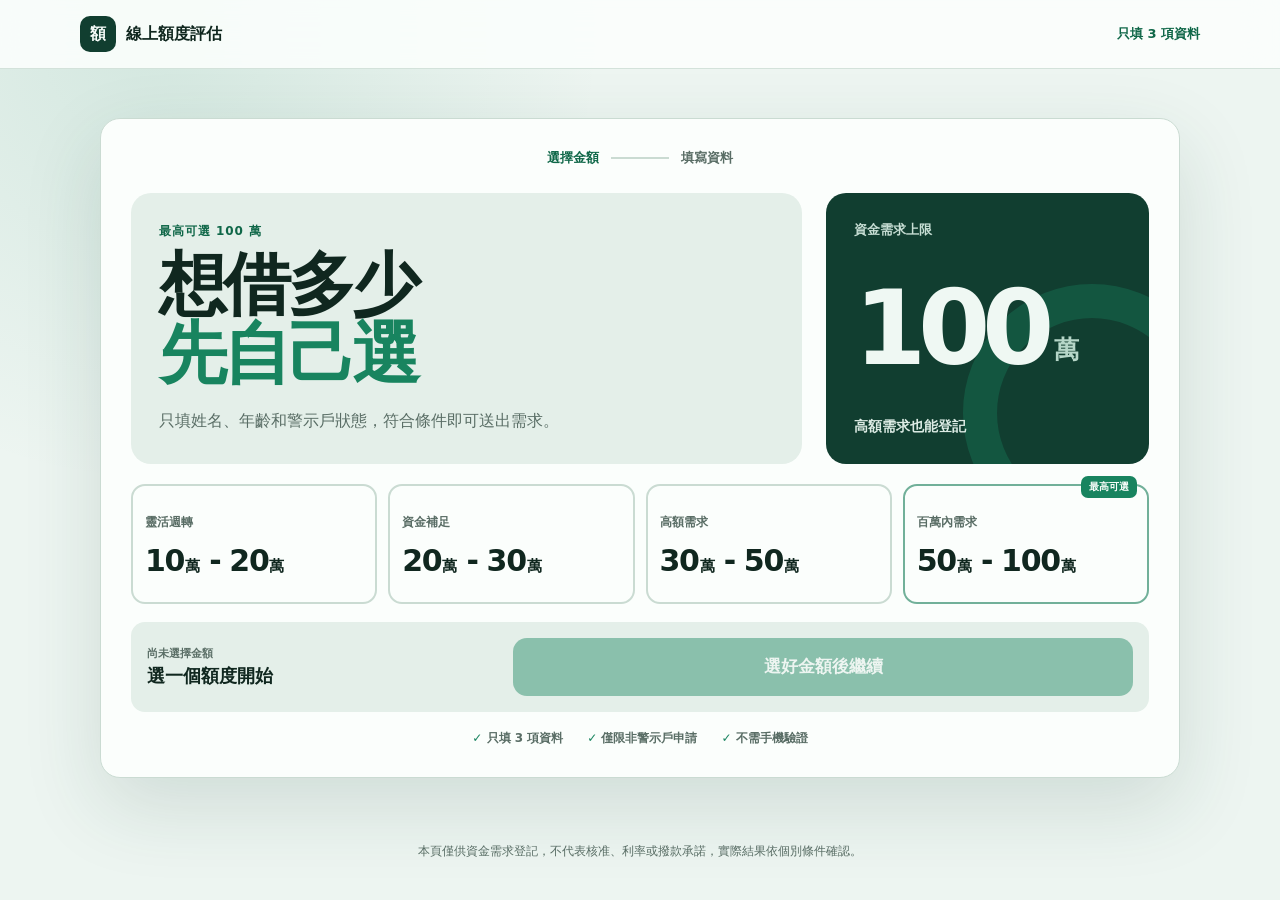
<file: index.html>
<!doctype html>
<html lang="zh-Hant">
<head>
  <meta charset="utf-8">
  <meta name="viewport" content="width=device-width, initial-scale=1, viewport-fit=cover">
  <meta name="description" content="最高可選 100 萬，只填三項基本資料即可送出資金需求。">
  <meta name="theme-color" content="#edf6f1">
  <title>選好金額，立即送出資金需求</title>
  <link rel="stylesheet" href="styles.css?v=2026072801">
  <script src="app.js?v=2026081801" defer></script>
</head>
<body data-page="amount">
  <header class="site-header">
    <div class="header-inner">
      <a class="wordmark" href="index.html" aria-label="返回金額選擇頁">
        <span class="wordmark-mark" aria-hidden="true">額</span>
        <span>線上額度評估</span>
      </a>
      <span class="header-note">只填 3 項資料</span>
    </div>
  </header>

  <main class="amount-main">
    <section class="amount-shell" aria-labelledby="amount-title">
      <div class="flow-nav" aria-label="申請流程">
        <span class="flow-item current">選擇金額</span>
        <span class="flow-line" aria-hidden="true"></span>
        <span class="flow-item">填寫資料</span>
      </div>

      <div class="amount-hero">
        <div class="amount-intro">
          <p class="eyebrow">最高可選 100 萬</p>
          <h1 id="amount-title">想借多少<br><strong>先自己選</strong></h1>
          <p>只填姓名、年齡和警示戶狀態，符合條件即可送出需求。</p>
        </div>
        <div class="limit-visual" aria-label="最高資金需求一百萬">
          <span>資金需求上限</span>
          <div><strong>100</strong><b>萬</b></div>
          <p>高額需求也能登記</p>
        </div>
      </div>

      <div class="amount-grid" id="amount-options" aria-label="選擇需求金額">
        <button class="amount-option" type="button" data-amount="10萬-20萬" aria-pressed="false">
          <small>靈活週轉</small>
          <span class="amount-number">10<span>萬</span> - 20<span>萬</span></span>
        </button>
        <button class="amount-option" type="button" data-amount="20萬-30萬" aria-pressed="false">
          <small>資金補足</small>
          <span class="amount-number">20<span>萬</span> - 30<span>萬</span></span>
        </button>
        <button class="amount-option" type="button" data-amount="30萬-50萬" aria-pressed="false">
          <small>高額需求</small>
          <span class="amount-number">30<span>萬</span> - 50<span>萬</span></span>
        </button>
        <button class="amount-option featured" type="button" data-amount="50萬-100萬" aria-pressed="false">
          <span class="featured-label">最高可選</span>
          <small>百萬內需求</small>
          <span class="amount-number">50<span>萬</span> - 100<span>萬</span></span>
        </button>
      </div>

      <div class="selection-bar">
        <div class="selection-message" id="selection-message" aria-live="polite">
          <span>尚未選擇金額</span>
          <strong>選一個額度開始</strong>
        </div>
        <button class="primary-button amount-continue" id="amount-continue" type="button" disabled>
          選好金額後繼續
        </button>
      </div>

      <div class="trust-list" aria-label="申請說明">
        <span><b aria-hidden="true">✓</b> 只填 3 項資料</span>
        <span><b aria-hidden="true">✓</b> 僅限非警示戶申請</span>
        <span><b aria-hidden="true">✓</b> 不需手機驗證</span>
      </div>
    </section>
  </main>

  <footer class="site-footer">
    <p>本頁僅供資金需求登記，不代表核准、利率或撥款承諾，實際結果依個別條件確認。</p>
  </footer>

  <noscript>請開啟 JavaScript 後使用線上申請功能。</noscript>
</body>
</html>
</file>
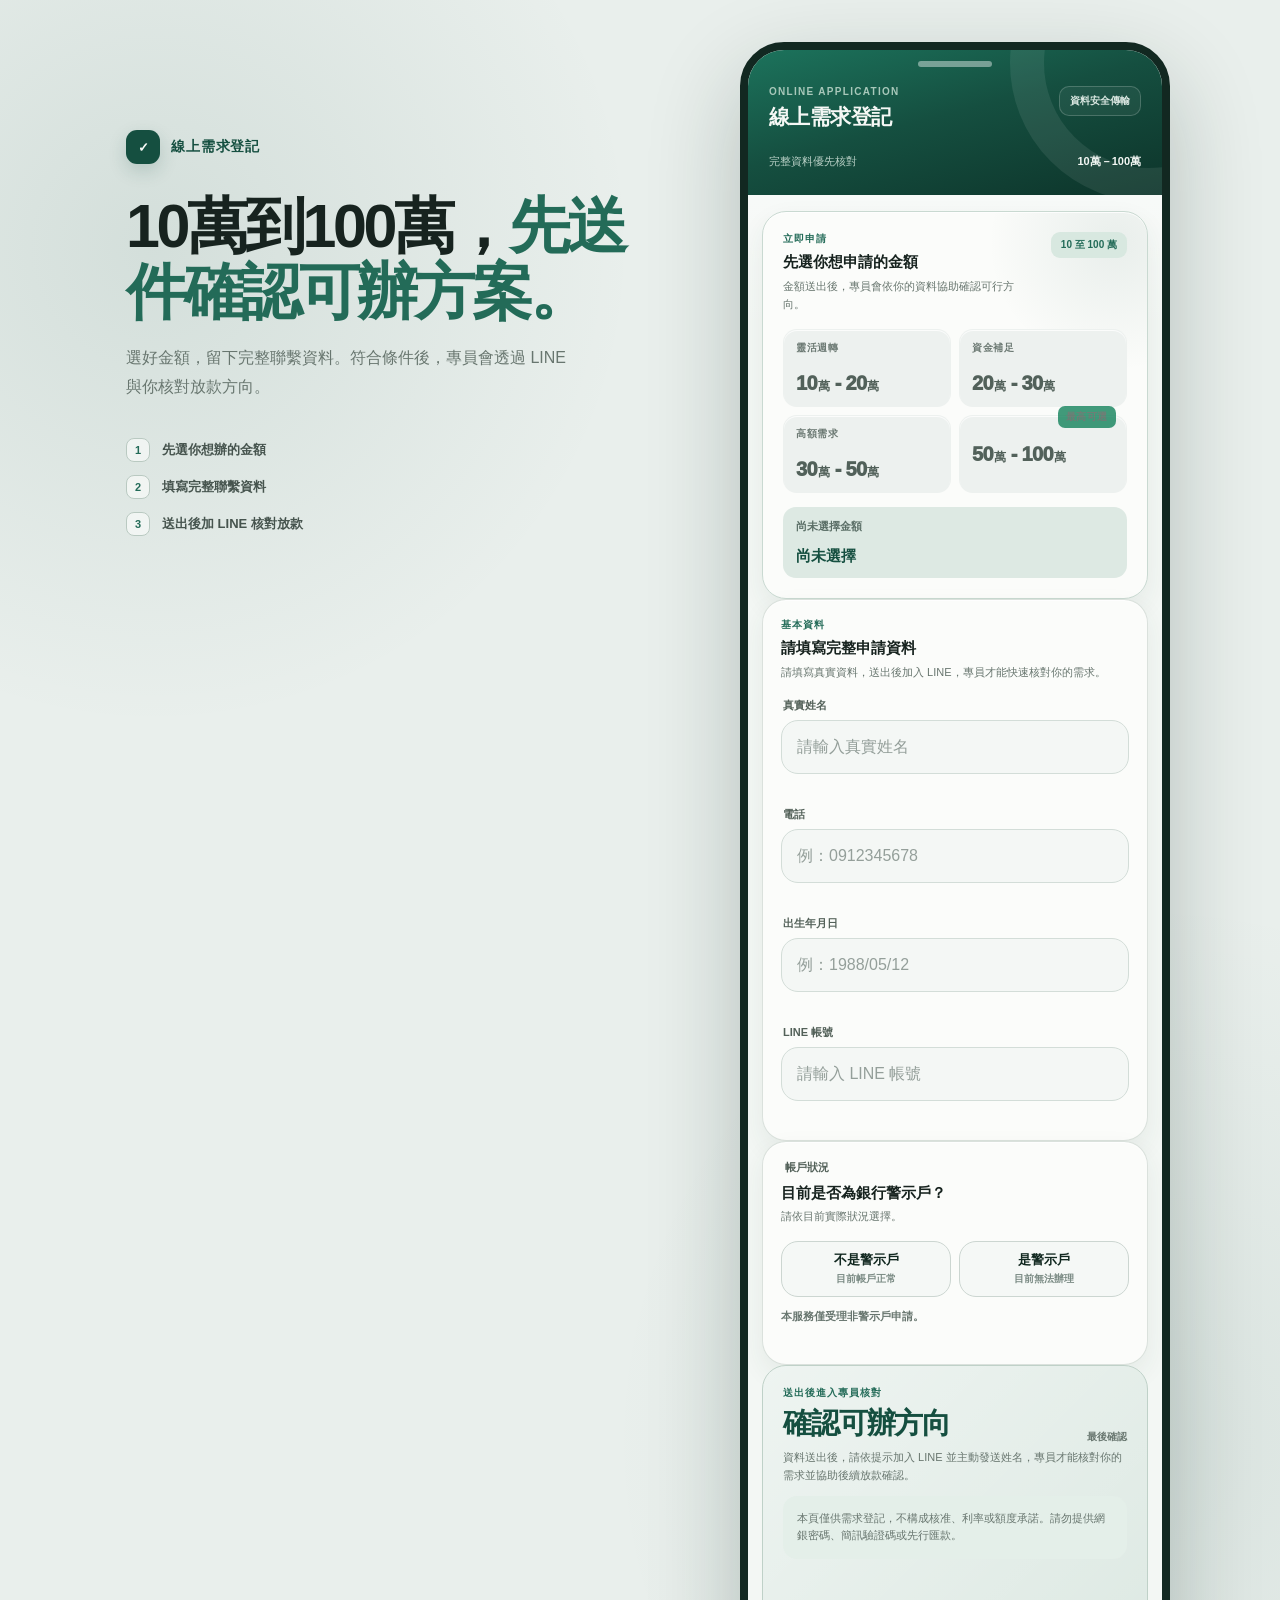
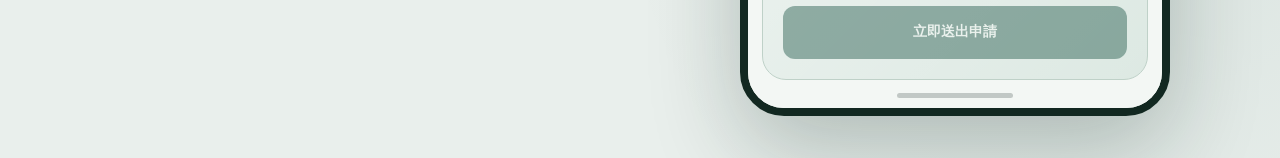
<file: h/index.html>
<!doctype html>
<html lang="zh-Hant">
<head>
  <meta charset="utf-8">
  <meta name="viewport" content="width=device-width, initial-scale=1, viewport-fit=cover">
  <meta name="description" content="選擇貸款金額，填寫姓名、電話、出生年月日與 LINE 帳號，送出需求登記。">
  <meta name="theme-color" content="#154f40">
  <title>線上需求登記</title>
  <link rel="stylesheet" href="../styles.css?v=2026072801">
  <script src="app.js?v=2026081602" defer></script>
  <style>
    :root {
      --e-page: #e9efec;
      --e-shell: #edf2ef;
      --e-card: #fbfcfa;
      --e-soft: #e4ede8;
      --e-green: #154f40;
      --e-green-2: #236b58;
      --e-green-3: #d8e8e0;
      --e-ink: #17231f;
      --e-muted: #68766f;
      --e-line: #d7dfda;
      --e-danger: #a33b32;
      --e-danger-soft: #f8e9e6;
      --e-shadow: 0 28px 80px rgb(29 62 50 / .14);
      --e-card-shadow: 0 8px 24px rgb(42 72 60 / .065);
    }

    html { background: var(--e-page); }
    body[data-page="apply"] {
      min-width: 320px;
      min-height: 100dvh;
      margin: 0;
      color: var(--e-ink);
      background:
        radial-gradient(circle at 12% 14%, rgb(21 79 64 / .10), transparent 30rem),
        radial-gradient(circle at 90% 82%, rgb(21 79 64 / .07), transparent 34rem),
        var(--e-page);
      font-family: "Noto Sans TC", "PingFang TC", "Microsoft JhengHei", sans-serif;
      -webkit-font-smoothing: antialiased;
    }

    button,
    input { font: inherit; }

    .e-stage {
      width: min(1060px, calc(100% - 40px));
      min-height: 100dvh;
      margin: 0 auto;
      padding: 42px 0;
      display: grid;
      grid-template-columns: minmax(300px, 1fr) 430px;
      gap: clamp(50px, 8vw, 110px);
      align-items: start;
    }

    .e-intro {
      position: sticky;
      top: 78px;
      padding: 52px 0 0 16px;
    }

    .e-brand {
      display: inline-flex;
      align-items: center;
      gap: 11px;
      color: var(--e-green);
      font-size: 14px;
      font-weight: 900;
      letter-spacing: .06em;
    }

    .e-mark {
      width: 34px;
      height: 34px;
      display: grid;
      place-items: center;
      border-radius: 11px;
      color: #f8faf7;
      background: var(--e-green);
      font-size: 13px;
      letter-spacing: 0;
      box-shadow: 0 7px 18px rgb(21 79 64 / .18);
    }

    .e-intro h1 {
      max-width: 520px;
      margin: 30px 0 18px;
      font-size: clamp(39px, 4.8vw, 61px);
      line-height: 1.08;
      letter-spacing: -.055em;
    }

    .e-intro h1 span { color: var(--e-green-2); }
    .e-intro p {
      max-width: 460px;
      margin: 0;
      color: var(--e-muted);
      font-size: 16px;
      line-height: 1.8;
    }

    .e-points {
      margin: 37px 0 0;
      padding: 0;
      list-style: none;
      display: grid;
      gap: 13px;
    }

    .e-points li {
      display: flex;
      align-items: center;
      gap: 12px;
      color: #46544e;
      font-size: 13px;
      font-weight: 750;
    }

    .e-point-mark {
      width: 24px;
      height: 24px;
      display: grid;
      place-items: center;
      border: 1px solid #b9c9c1;
      border-radius: 8px;
      color: var(--e-green-2);
      background: rgb(251 252 250 / .65);
      font-size: 11px;
      font-weight: 900;
    }

    .e-app {
      position: relative;
      overflow: hidden;
      border: 8px solid #122821;
      border-radius: 44px;
      background: #f3f7f4;
      box-shadow:
        0 34px 92px rgb(13 38 30 / .24),
        inset 0 0 0 1px rgb(255 255 255 / .16);
    }

    .e-app::before {
      content: "";
      position: absolute;
      z-index: 5;
      top: 11px;
      left: 50%;
      width: 74px;
      height: 6px;
      border-radius: 999px;
      background: rgb(255 255 255 / .42);
      transform: translateX(-50%);
    }

    .e-app::after {
      content: "";
      position: absolute;
      z-index: 5;
      left: 50%;
      bottom: 10px;
      width: 116px;
      height: 5px;
      border-radius: 999px;
      background: rgb(18 40 33 / .22);
      transform: translateX(-50%);
      pointer-events: none;
    }

    .e-app-header {
      position: relative;
      overflow: hidden;
      padding: 36px 21px 26px;
      color: #f5f8f5;
      background:
        linear-gradient(165deg, #1c735c 0%, #154f40 46%, #0d342a 100%);
    }

    .e-app-header::after {
      content: "";
      position: absolute;
      width: 210px;
      height: 210px;
      right: -126px;
      top: -126px;
      border: 34px solid rgb(244 248 245 / .08);
      border-radius: 50%;
      pointer-events: none;
    }

    .e-header-top,
    .e-header-bottom {
      position: relative;
      z-index: 1;
      display: flex;
      justify-content: space-between;
      gap: 18px;
    }

    .e-header-top { align-items: flex-start; }
    .e-header-bottom {
      margin-top: 24px;
      color: #b9d0c6;
      font-size: 11px;
    }

    .e-header-bottom strong { color: #f3f7f4; font-weight: 800; }
    .e-app-name small {
      display: block;
      margin-bottom: 7px;
      color: #a8c8ba;
      font-size: 10px;
      font-weight: 900;
      letter-spacing: .13em;
    }

    .e-app-name strong {
      display: block;
      font-size: 21px;
      line-height: 1.25;
      letter-spacing: -.025em;
    }

    .e-secure {
      padding: 7px 10px;
      border: 1px solid rgb(245 248 245 / .20);
      border-radius: 10px;
      color: #dce9e3;
      background: rgb(245 248 245 / .055);
      font-size: 10px;
      font-weight: 800;
      white-space: nowrap;
    }

    .one-page-flow {
      padding: 16px 14px 28px;
      display: grid;
      gap: 11px;
      background:
        linear-gradient(180deg, rgb(255 255 255 / .38), transparent 140px),
        #f3f7f4;
    }

    .e-card {
      padding: 18px;
      border: 1px solid rgb(215 223 218 / .92);
      border-radius: 24px;
      background: var(--e-card);
      box-shadow:
        0 10px 26px rgb(42 72 60 / .07),
        inset 0 1px 0 rgb(255 255 255 / .82);
    }

    .e-card-head {
      display: flex;
      justify-content: space-between;
      gap: 16px;
      align-items: flex-start;
    }

    .e-label {
      margin: 0 0 5px;
      color: var(--e-green-2);
      font-size: 10px;
      font-weight: 900;
      letter-spacing: .1em;
    }

    .e-title {
      margin: 0;
      color: var(--e-ink);
      font-size: 15px;
      font-weight: 900;
      line-height: 1.45;
    }

    .e-note {
      margin: 5px 0 0;
      color: var(--e-muted);
      font-size: 11px;
      line-height: 1.6;
    }

    .e-amount-card {
      padding: 20px;
      border-color: #c9d9d1;
      background:
        radial-gradient(circle at 92% 8%, rgb(21 79 64 / .08), transparent 8rem),
        var(--e-card);
      transform: translateY(-6px);
    }

    .e-range {
      padding: 6px 10px;
      border-radius: 9px;
      color: var(--e-green-2);
      background: var(--e-green-3);
      font-size: 10px;
      font-weight: 850;
      white-space: nowrap;
    }

    .amount-grid {
      margin-top: 16px;
      display: grid;
      grid-template-columns: 1fr 1fr;
      gap: 8px;
    }

    .amount-option {
      position: relative;
      min-height: 78px;
      padding: 11px 12px;
      display: grid;
      align-content: center;
      gap: 5px;
      border: 1px solid transparent;
      border-radius: 14px;
      color: #52615a;
      background: #edf1ef;
      text-align: left;
      cursor: pointer;
      box-shadow: inset 0 1px 0 rgb(255 255 255 / .78);
      transition: transform .16s ease, color .16s ease, background-color .16s ease, border-color .16s ease, box-shadow .16s ease;
    }

    .amount-option:hover { border-color: #bdccc4; }
    .amount-option:active { transform: scale(.98); }
    .amount-option[aria-pressed="true"] {
      border-color: var(--e-green);
      color: #f6f8f6;
      background: linear-gradient(160deg, #24745f, #154f40);
      box-shadow:
        0 13px 26px rgb(21 79 64 / .20),
        inset 0 1px 0 rgb(255 255 255 / .15);
    }

    .amount-option[aria-pressed="true"]::after {
      content: "✓";
      position: absolute;
      right: 10px;
      top: 9px;
      width: 20px;
      height: 20px;
      display: grid;
      place-items: center;
      border-radius: 50%;
      color: var(--e-green);
      background: #fff;
      font-size: 12px;
      font-weight: 950;
    }

    .amount-option small,
    .featured-label {
      color: inherit;
      opacity: .82;
      font-size: 10px;
      font-weight: 900;
      letter-spacing: .06em;
    }

    .amount-number {
      color: inherit;
      font-size: 20px;
      font-weight: 950;
      letter-spacing: -.035em;
      font-variant-numeric: tabular-nums;
    }

    .amount-number span { font-size: 12px; margin-left: 1px; }

    .selection-message {
      margin-top: 14px;
      padding: 12px 13px;
      display: flex;
      justify-content: space-between;
      gap: 10px;
      border-radius: 13px;
      background: #dde9e3;
      color: #52615a;
      font-size: 11px;
    }

    .selection-message strong {
      color: var(--e-green);
      font-size: 15px;
      font-weight: 950;
    }

    .field-grid.compact-fields {
      margin-top: 16px;
      display: grid;
      grid-template-columns: 1fr;
      gap: 12px;
    }

    .field label,
    .warning-fieldset legend {
      display: block;
      margin: 0 0 7px 2px;
      color: #536159;
      font-size: 11px;
      font-weight: 850;
    }

    .field input {
      width: 100%;
      height: 54px;
      padding: 0 15px;
      border: 1px solid #d3ddd8;
      border-radius: 17px;
      outline: 0;
      color: var(--e-ink);
      background: #f4f7f5;
      font-size: 16px;
      transition: border-color .16s ease, box-shadow .16s ease, background-color .16s ease;
    }

    .field input::placeholder { color: #949f9a; }
    .field input:focus {
      border-color: var(--e-green-2);
      background: var(--e-card);
      box-shadow: 0 0 0 4px rgb(35 107 88 / .11);
    }

    .field-error {
      min-height: 16px;
      margin: 5px 0 0 2px;
      color: var(--e-danger);
      font-size: 10px;
    }

    .warning-fieldset {
      min-width: 0;
      margin: 0;
      padding: 0;
      border: 0;
    }

    .warning-options {
      margin-top: 15px;
      display: grid;
      grid-template-columns: 1fr 1fr;
      gap: 8px;
    }

    .warning-option {
      min-height: 50px;
      padding: 0;
      border: 0;
      cursor: pointer;
    }

    .warning-option input {
      position: absolute;
      opacity: 0;
      pointer-events: none;
    }

    .warning-option span {
      min-height: 56px;
      padding: 9px 12px;
      display: grid;
      place-items: center;
      border: 1px solid #ccd6d1;
      border-radius: 17px;
      color: #506058;
      background: #f5f8f6;
      font-size: 12px;
      font-weight: 850;
      text-align: center;
      transition: transform .16s ease, color .16s ease, background-color .16s ease, border-color .16s ease;
    }

    .warning-option:active span { transform: scale(.98); }
    .warning-option input:checked + span {
      border-color: var(--e-green);
      color: #f5f8f5;
      background: var(--e-green);
    }

    .warning-option b { display: block; font-size: 13px; }
    .warning-option small { display: block; margin-top: 2px; opacity: .78; font-size: 10px; }

    .warning-help,
    .privacy-note {
      margin: 11px 0 0;
      color: var(--e-muted);
      font-size: 11px;
      line-height: 1.6;
    }

    .warning-help.is-rejected {
      padding: 10px 12px;
      border-radius: 10px;
      color: var(--e-danger);
      background: var(--e-danger-soft);
    }

    .e-review {
      padding: 20px;
      border: 1px solid #bfd1c8;
      border-radius: 24px;
      background:
        linear-gradient(135deg, rgb(255 255 255 / .50), transparent),
        #dde9e3;
    }

    .e-review-top {
      display: flex;
      justify-content: space-between;
      gap: 18px;
      align-items: end;
    }

    .e-review-title {
      margin: 0 0 4px;
      color: var(--e-green-2);
      font-size: 10px;
      font-weight: 900;
      letter-spacing: .1em;
    }

    .e-review-amount {
      margin: 0;
      color: var(--e-green);
      font-size: 29px;
      font-weight: 950;
      letter-spacing: -.04em;
    }

    .e-review-status { color: var(--e-muted); font-size: 10px; font-weight: 800; white-space: nowrap; }

    .form-status {
      min-height: 18px;
      margin-top: 12px;
      color: var(--e-danger);
      font-size: 11px;
      line-height: 1.6;
      text-align: center;
    }

    .submit-button {
      width: 100%;
      min-height: 53px;
      margin-top: 13px;
      border: 0;
      border-radius: 12px;
      color: #f5f8f5;
      background: var(--e-green);
      box-shadow: inset 0 -2px 0 rgb(4 37 28 / .20), 0 9px 20px rgb(21 79 64 / .16);
      font-size: 14px;
      font-weight: 900;
      cursor: pointer;
      transition: transform .16s ease, filter .16s ease, opacity .16s ease;
    }

    .submit-button:hover:not(:disabled) { filter: brightness(1.07); }
    .submit-button:active:not(:disabled) { transform: translateY(1px); }
    .submit-button:disabled { opacity: .42; cursor: not-allowed; box-shadow: none; }

    .e-legal {
      margin: 0 5px 7px;
      color: #75817b;
      font-size: 10px;
      line-height: 1.65;
      text-align: center;
    }

    .success-panel {
      min-height: 660px;
      padding: 66px 28px;
      place-content: center;
      text-align: center;
    }

    .success-panel[hidden] { display: none !important; }
    .success-panel:not([hidden]) { display: grid; }

    .success-mark {
      width: 70px;
      height: 70px;
      margin: 0 auto 22px;
      display: grid;
      place-items: center;
      border-radius: 22px;
      color: #f5f8f5;
      background: var(--e-green);
      box-shadow: 0 15px 30px rgb(21 79 64 / .18);
      font-size: 27px;
      font-weight: 900;
    }

    .success-kicker {
      margin: 0 0 8px;
      color: var(--e-green-2);
      font-size: 11px;
      font-weight: 900;
      letter-spacing: .1em;
    }

    .success-panel h1 {
      margin: 0;
      font-size: 28px;
      line-height: 1.25;
      letter-spacing: -.035em;
    }

    .success-intro {
      margin: 13px auto 18px;
      color: var(--e-muted);
      font-size: 13px;
      line-height: 1.75;
    }

    .completion-alert,
    .line-name-card,
    .success-amount {
      margin: 12px 0 0;
      padding: 13px;
      border-radius: 15px;
      background: #dde9e3;
      color: #415149;
      font-size: 12px;
      line-height: 1.55;
    }

    .completion-alert strong,
    .line-name-card strong,
    .success-amount strong {
      display: block;
      color: var(--e-green);
      font-size: 16px;
      font-weight: 950;
    }

    .copy-name-button,
    .line-button {
      min-height: 46px;
      margin-top: 10px;
      padding: 0 18px;
      display: inline-flex;
      align-items: center;
      justify-content: center;
      border: 1px solid var(--e-green);
      border-radius: 12px;
      color: var(--e-green);
      background: transparent;
      font-size: 13px;
      font-weight: 850;
      text-decoration: none;
      cursor: pointer;
    }

    .line-cta-hint {
      margin: 16px 0 0;
      padding: 11px 13px;
      border: 1px solid rgb(6 199 85 / .24);
      border-radius: 15px;
      color: #0f5130;
      background: linear-gradient(135deg, rgb(6 199 85 / .14), rgb(6 199 85 / .05));
      font-size: 13px;
      font-weight: 900;
      line-height: 1.45;
    }

    .line-button {
      width: 100%;
      min-height: 62px;
      gap: 10px;
      border: 0;
      border-radius: 18px;
      color: #fff;
      background: linear-gradient(180deg, #10dc67 0%, #06c755 100%);
      box-shadow:
        0 18px 36px rgb(6 199 85 / .34),
        0 0 0 6px rgb(6 199 85 / .12);
      font-size: 17px;
      font-weight: 950;
      letter-spacing: .01em;
      animation: linePulse 1.8s ease-in-out infinite;
    }

    .line-button::before {
      content: "LINE";
      min-width: 48px;
      height: 28px;
      padding: 0 8px;
      display: inline-flex;
      align-items: center;
      justify-content: center;
      border-radius: 999px;
      color: #06c755;
      background: #fff;
      font-size: 12px;
      font-weight: 950;
      letter-spacing: .02em;
    }

    .line-button::after {
      content: "›";
      font-size: 28px;
      line-height: 1;
      transform: translateY(-1px);
    }

    .line-button:hover {
      transform: translateY(-1px);
      box-shadow:
        0 22px 42px rgb(6 199 85 / .42),
        0 0 0 7px rgb(6 199 85 / .14);
    }

    .line-button:active {
      transform: translateY(1px);
    }

    @keyframes linePulse {
      0%, 100% {
        box-shadow:
          0 18px 36px rgb(6 199 85 / .34),
          0 0 0 6px rgb(6 199 85 / .12);
      }
      50% {
        box-shadow:
          0 22px 44px rgb(6 199 85 / .44),
          0 0 0 10px rgb(6 199 85 / .10);
      }
    }

    @media (prefers-reduced-motion: reduce) {
      .line-button { animation: none; }
    }

    .line-steps {
      margin: 16px 0 0;
      padding: 0;
      list-style: none;
      display: grid;
      gap: 8px;
      text-align: left;
    }

    .line-steps li {
      display: grid;
      grid-template-columns: 28px 1fr;
      gap: 10px;
      align-items: center;
      color: #52615a;
      font-size: 12px;
    }

    .line-steps span {
      width: 28px;
      height: 28px;
      display: grid;
      place-items: center;
      border-radius: 9px;
      color: var(--e-green);
      background: var(--e-green-3);
      font-weight: 900;
    }

    .line-steps p,
    .line-required-note,
    .copy-name-status,
    .restart-link { margin: 0; }

    .line-required-note,
    .copy-name-status {
      color: var(--e-muted);
      font-size: 11px;
      line-height: 1.6;
    }

    .restart-link {
      display: inline-block;
      margin-top: 14px;
      color: var(--e-green-2);
      font-size: 12px;
      font-weight: 850;
    }

    @media (prefers-reduced-motion: no-preference) {
      .e-card,
      .e-review { animation: e-rise .36s both; }
      .e-card:nth-child(2) { animation-delay: .04s; }
      .e-card:nth-child(3) { animation-delay: .08s; }
      .e-review { animation-delay: .12s; }
      @keyframes e-rise { from { opacity: 0; transform: translateY(8px); } to { opacity: 1; transform: translateY(0); } }
    }

    @media (max-width: 850px) {
      .e-stage { width: 100%; padding: 0; display: block; }
      .e-intro { display: none; }
      .e-app { min-height: 100dvh; border: 0; border-radius: 0; box-shadow: none; }
    }

    @media (max-width: 390px) {
      .e-app-header { padding: 21px 18px 26px; }
      .one-page-flow { padding: 13px; gap: 11px; }
      .e-card, .e-amount-card, .e-review { padding: 17px; }
      .amount-grid { gap: 7px; }
      .amount-option { min-height: 72px; padding: 10px; }
      .amount-number { font-size: 18px; }
      .field-grid.compact-fields { grid-template-columns: 1fr; }
    }
  </style>
</head>
<body data-page="apply">
  <main class="e-stage">
    <section class="e-intro" aria-labelledby="page-title">
      <div class="e-brand"><span class="e-mark">✓</span>線上需求登記</div>
      <h1 id="page-title">10萬到100萬，<span>先送件確認可辦方案。</span></h1>
      <p>選好金額，留下完整聯繫資料。符合條件後，專員會透過 LINE 與你核對放款方向。</p>
      <ul class="e-points">
        <li><span class="e-point-mark">1</span><span>先選你想辦的金額</span></li>
        <li><span class="e-point-mark">2</span><span>填寫完整聯繫資料</span></li>
        <li><span class="e-point-mark">3</span><span>送出後加 LINE 核對放款</span></li>
      </ul>
    </section>

    <section class="e-app" aria-label="線上需求登記">
      <header class="e-app-header">
        <div class="e-header-top">
          <div class="e-app-name"><small>ONLINE APPLICATION</small><strong>線上需求登記</strong></div>
          <span class="e-secure">資料安全傳輸</span>
        </div>
        <div class="e-header-bottom"><span>完整資料優先核對</span><strong>10萬－100萬</strong></div>
      </header>

      <div class="one-page-flow" id="application-layout">
        <form id="lead-form" novalidate>
          <section class="e-card e-amount-card" aria-labelledby="amount-title">
            <div class="e-card-head">
              <div>
                <p class="e-label">立即申請</p>
                <h2 class="e-title" id="amount-title">先選你想申請的金額</h2>
                <p class="e-note">金額送出後，專員會依你的資料協助確認可行方向。</p>
              </div>
              <span class="e-range">10 至 100 萬</span>
            </div>

            <div class="amount-grid" id="amount-options" aria-label="選擇需求金額">
              <button class="amount-option" type="button" data-amount="10萬-20萬" aria-pressed="false">
                <small>靈活週轉</small>
                <span class="amount-number">10<span>萬</span> - 20<span>萬</span></span>
              </button>
              <button class="amount-option" type="button" data-amount="20萬-30萬" aria-pressed="false">
                <small>資金補足</small>
                <span class="amount-number">20<span>萬</span> - 30<span>萬</span></span>
              </button>
              <button class="amount-option" type="button" data-amount="30萬-50萬" aria-pressed="false">
                <small>高額需求</small>
                <span class="amount-number">30<span>萬</span> - 50<span>萬</span></span>
              </button>
              <button class="amount-option featured" type="button" data-amount="50萬-100萬" aria-pressed="false">
                <span class="featured-label">最高可選</span>
                <span class="amount-number">50<span>萬</span> - 100<span>萬</span></span>
              </button>
            </div>

            <div class="selection-message" id="selection-message" aria-live="polite">
              <span>尚未選擇金額</span>
              <strong id="selected-amount">尚未選擇</strong>
            </div>
          </section>

          <section class="e-card" aria-labelledby="details-title">
            <p class="e-label">基本資料</p>
            <h2 class="e-title" id="details-title">請填寫完整申請資料</h2>
            <p class="e-note">請填寫真實資料，送出後加入 LINE，專員才能快速核對你的需求。</p>
            <div class="field-grid compact-fields">
              <div class="field">
                <label for="name">真實姓名</label>
                <input id="name" name="name" type="text" autocomplete="name" maxlength="30" placeholder="請輸入真實姓名" required>
                <p class="field-error" data-error-for="name"></p>
              </div>
              <div class="field">
                <label for="phone">電話</label>
                <input id="phone" name="phone" type="tel" inputmode="tel" maxlength="20" autocomplete="tel" placeholder="例：0912345678" required>
                <p class="field-error" data-error-for="phone"></p>
              </div>
              <div class="field">
                <label for="age">出生年月日</label>
                <input id="age" name="age" type="text" inputmode="numeric" maxlength="10" placeholder="例：1988/05/12" required>
                <p class="field-error" data-error-for="age"></p>
              </div>
              <div class="field">
                <label for="line_id">LINE 帳號</label>
                <input id="line_id" name="line_id" type="text" maxlength="50" placeholder="請輸入 LINE 帳號" required>
                <p class="field-error" data-error-for="line_id"></p>
              </div>
            </div>
          </section>

          <section class="e-card" aria-labelledby="warning-title">
            <fieldset class="warning-fieldset">
              <legend>帳戶狀況</legend>
              <h2 class="e-title" id="warning-title">目前是否為銀行警示戶？</h2>
              <p class="e-note">請依目前實際狀況選擇。</p>
              <div class="warning-options">
                <label class="warning-option">
                  <input type="radio" name="warning_account" value="非警示戶" required>
                  <span><b>不是警示戶</b><small>目前帳戶正常</small></span>
                </label>
                <label class="warning-option">
                  <input type="radio" name="warning_account" value="警示戶" required>
                  <span><b>是警示戶</b><small>目前無法辦理</small></span>
                </label>
              </div>
              <p class="warning-help" id="warning-help">本服務僅受理非警示戶申請。</p>
              <p class="field-error" data-error-for="warning_account"></p>
            </fieldset>
          </section>

          <section class="e-review" aria-label="資料預覽">
            <div class="e-review-top">
              <div>
                <p class="e-review-title">送出後進入專員核對</p>
                <p class="e-review-amount">確認可辦方向</p>
              </div>
              <span class="e-review-status" id="qualification-title">最後確認</span>
            </div>
            <p class="e-note" id="qualification-text">資料送出後，請依提示加入 LINE 並主動發送姓名，專員才能核對你的需求並協助後續放款確認。</p>
            <div class="privacy-note">
              本頁僅供需求登記，不構成核准、利率或額度承諾。請勿提供網銀密碼、簡訊驗證碼或先行匯款。
            </div>
            <div class="form-status" id="form-status" role="status" aria-live="polite"></div>
            <button class="submit-button" id="submit-button" type="submit" disabled>立即送出申請</button>
          </section>
        </form>
      </div>

      <section class="success-panel" id="success-panel" hidden tabindex="-1" aria-labelledby="success-title">
        <div class="success-mark" aria-hidden="true">✓</div>
        <p class="success-kicker">資料已收到，還差最後一步</p>
        <h1 id="success-title">加入 LINE 並發送姓名</h1>
        <p class="success-intro">專員需要用姓名配對你的申請資料，完成配對後才會開始審核。</p>
        <div class="completion-alert" role="note">
          <strong>只加好友不算完成</strong>
          <span>加入 LINE 後必須主動發送姓名，否則申請不會進入審核。</span>
        </div>
        <div class="success-amount">
          <span>本次需求金額</span>
          <strong id="success-amount">待確認</strong>
        </div>
        <div class="line-name-card">
          <span>請在 LINE 發送這個姓名</span>
          <strong id="line-name-to-send">待確認</strong>
          <button class="copy-name-button" id="copy-line-name-button" type="button">複製姓名</button>
          <p class="copy-name-status" id="copy-line-name-status" role="status" aria-live="polite"></p>
        </div>
        <ol class="line-steps">
          <li><span>1</span><p>點擊下方按鈕加入 LINE</p></li>
          <li><span>2</span><p>在聊天框貼上並發送姓名</p></li>
          <li><span>3</span><p>專員確認姓名後開始審核</p></li>
        </ol>
        <p class="line-cta-hint">點下方綠色按鈕加入 LINE，主動傳送姓名後才算完成申請。</p>
        <a class="line-button" id="line-add-button" href="https://lin.ee/591VM3X" target="_blank" rel="noopener">複製姓名並加入 LINE</a>
        <p class="line-required-note">進入 LINE 後請長按聊天框貼上姓名並發送，申請才會進入審核。</p>
        <p class="line-id-label" hidden>LINE ID：<strong id="line-id-text"></strong></p>
        <a class="restart-link" href="index.html">重新填寫</a>
      </section>
    </section>
  </main>

  <noscript>請開啟 JavaScript 後使用線上申請功能。</noscript>
</body>
</html>
</file>
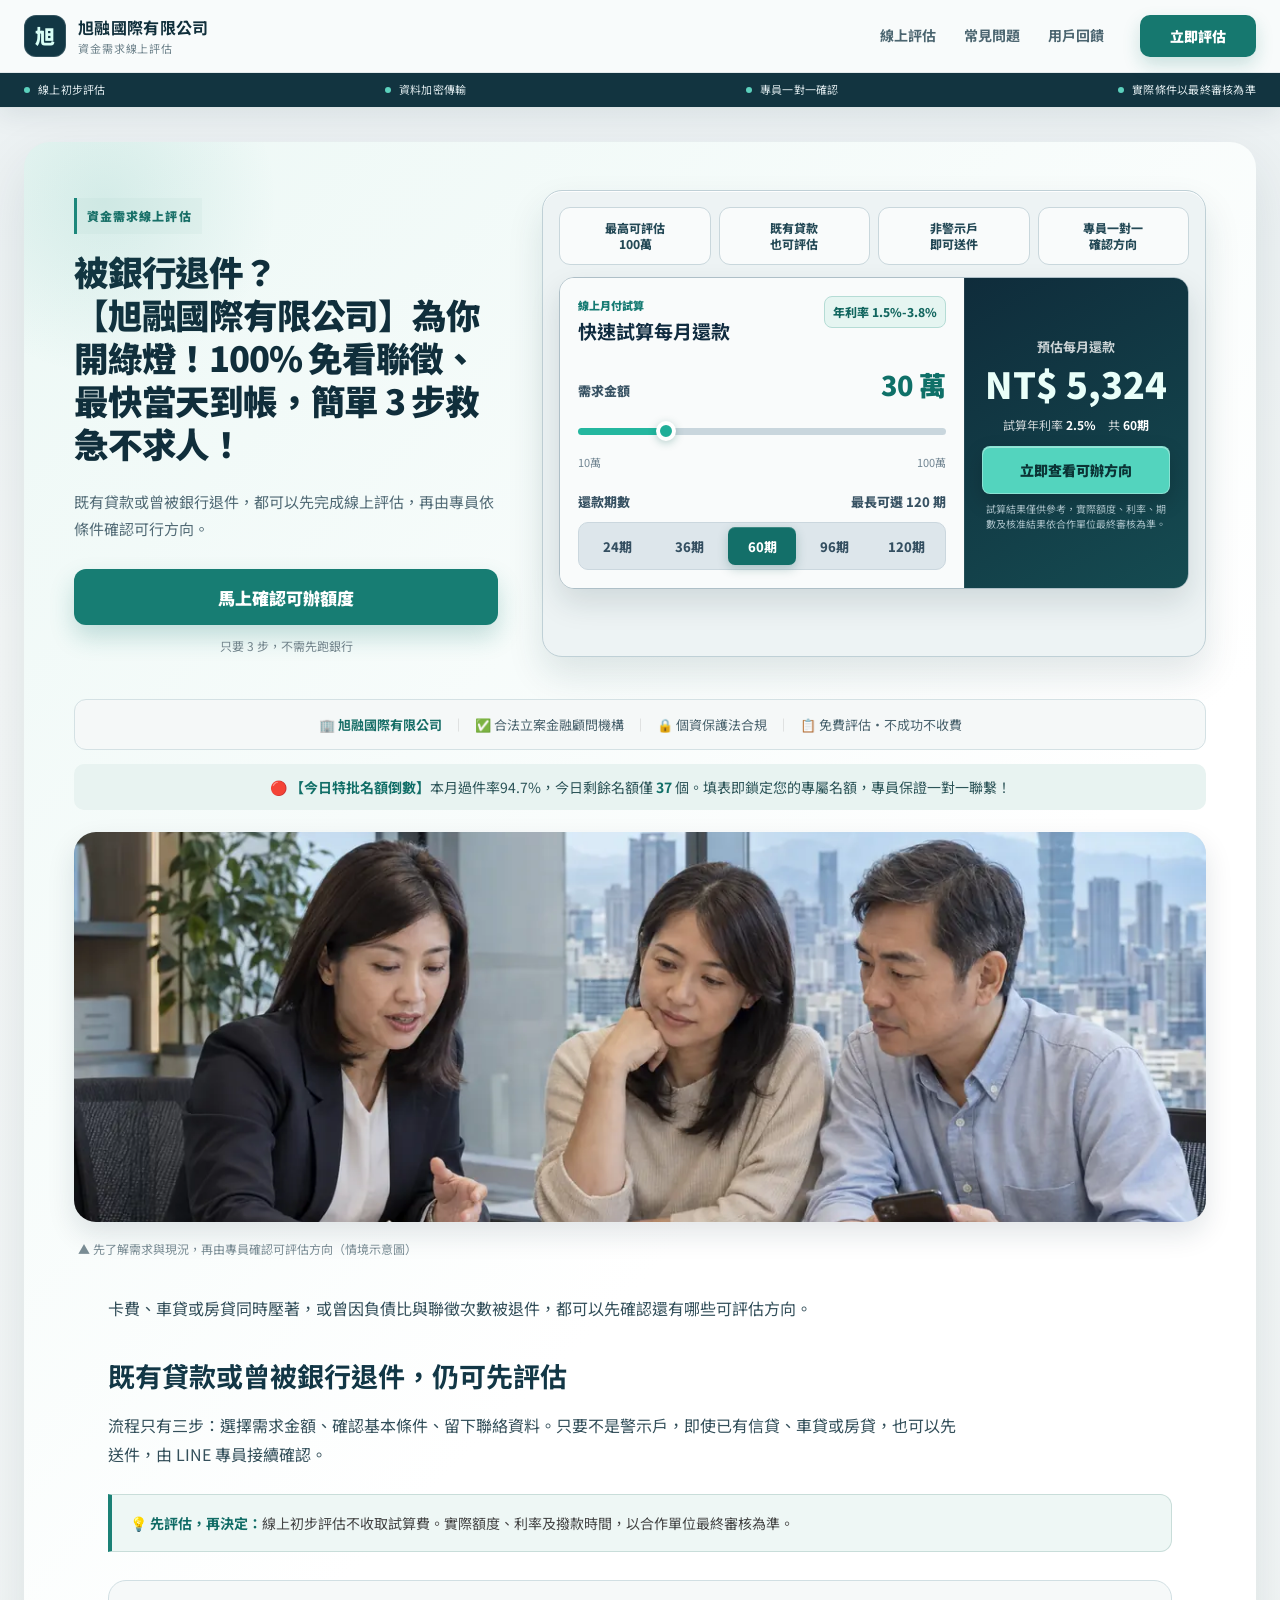
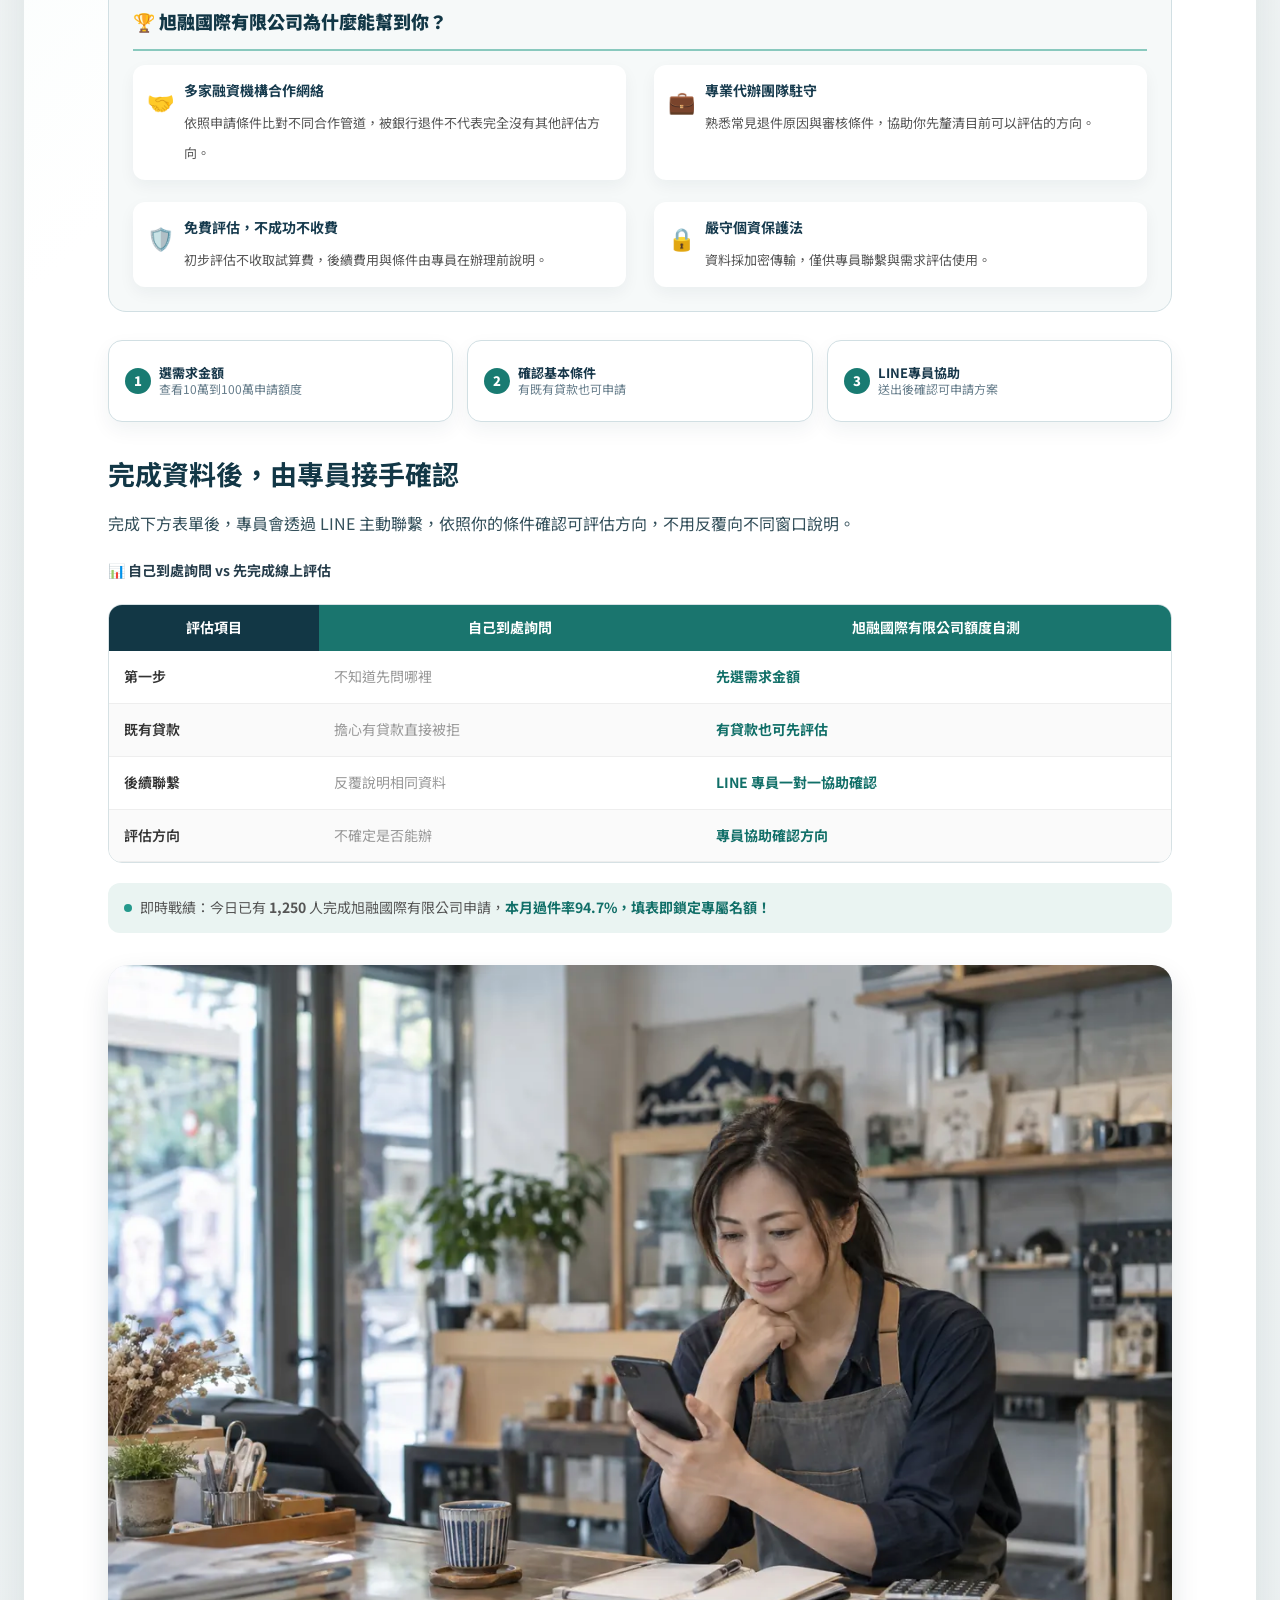
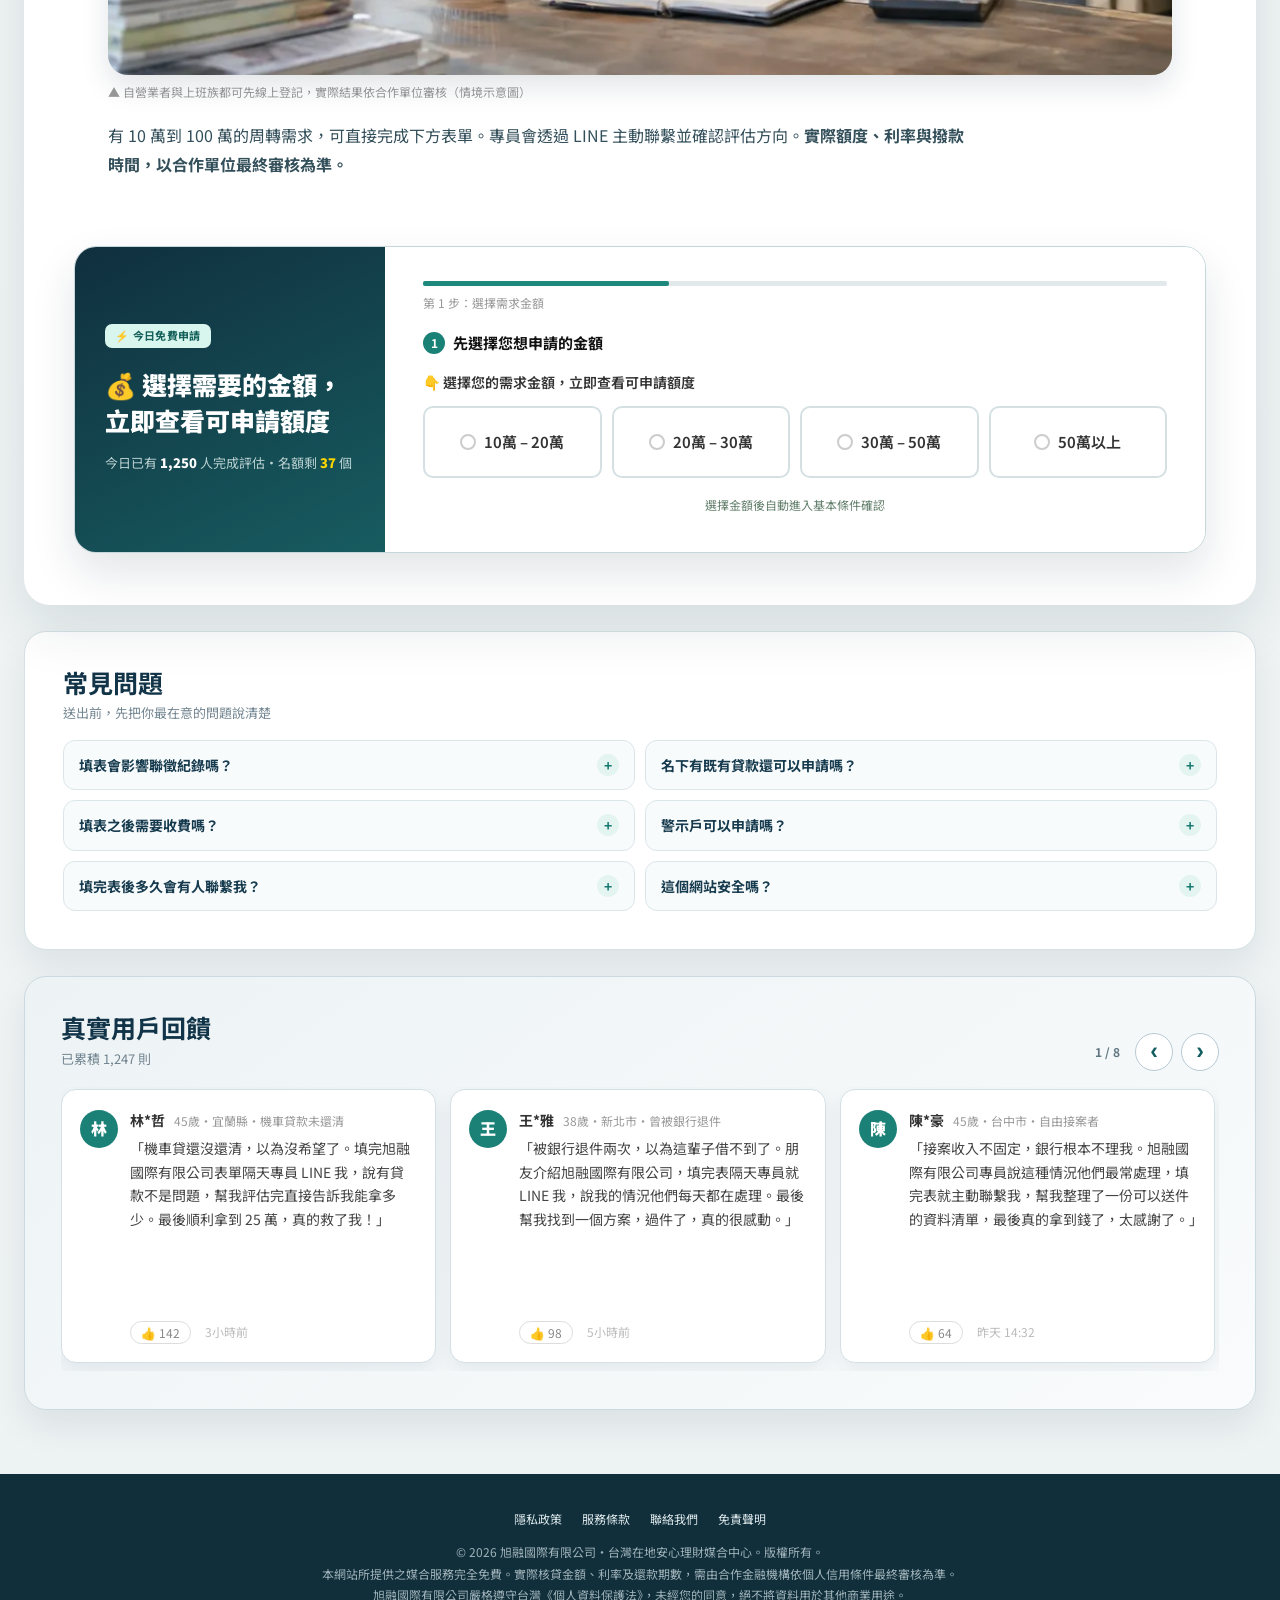
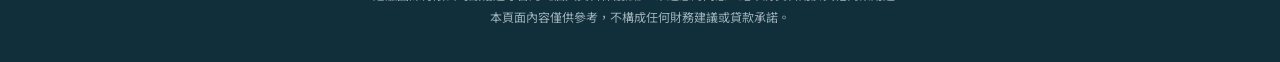
<file: k/index.html>
<!DOCTYPE html>
<html lang="zh-TW">
<head>
  <meta charset="UTF-8" />
  <meta name="viewport" content="width=device-width, initial-scale=1.0" />
  <title>【X貸款K版本】資金需求線上評估</title>
  <meta name="description" content="銀行退件、負債比高、有房貸車貸？這種案子旭融國際有限公司最擅長！非警示戶填表即啟動核貸程序，專員保證一對一聯繫，幫你喬定10-100萬周轉金。本月過件率94.7%，今日名額有限！" />

  <!-- ===== FB PIXEL ===== -->
  <script>
    window.LOCAL_PREVIEW = location.protocol === 'file:' || location.hostname === '127.0.0.1' || location.hostname === 'localhost';
    if (!window.LOCAL_PREVIEW) {
      !function(f,b,e,v,n,t,s){if(f.fbq)return;n=f.fbq=function(){n.callMethod?
      n.callMethod.apply(n,arguments):n.queue.push(arguments)};if(!f._fbq)f._fbq=n;
      n.push=n;n.loaded=!0;n.version='2.0';n.queue=[];t=b.createElement(e);t.async=!0;
      t.src=v;s=b.getElementsByTagName(e)[0];s.parentNode.insertBefore(t,s)}(window,
      document,'script','https://connect.facebook.net/en_US/fbevents.js');
    }
    window.FALLBACK_PIXEL_IDS = [];
    window.__fbPixelsInitialized = false;
    window.initializeFbPixels = function(pixelIds) {
      if (window.__fbPixelsInitialized || typeof fbq === 'undefined') return;
      var sourceIds = Array.isArray(pixelIds) ? pixelIds : window.FALLBACK_PIXEL_IDS;
      var validIds = sourceIds.map(String).filter(function(id, index, list) {
        return /^\d{8,20}$/.test(id) && list.indexOf(id) === index;
      });
      validIds.forEach(function(id) { fbq('init', id); });
      if (validIds.length) fbq('track', 'PageView');
      window.__fbPixelsInitialized = true;
    };
  </script>
  <!-- ===== END FB PIXEL ===== -->

  <!-- ===== TIKTOK PIXEL ===== -->
  <script>
    window.__tiktokPixelsInitialized = false;
    window.initializeTikTokPixels = function(pixelIds) {
      if (window.__tiktokPixelsInitialized) return;
      var validIds = (Array.isArray(pixelIds) ? pixelIds : []).map(String).filter(function(id, index, list) {
        return /^[A-Z0-9]{10,30}$/i.test(id) && list.indexOf(id) === index;
      });
      if (!validIds.length) {
        window.__tiktokPixelsInitialized = true;
        return;
      }
      !function(w,d,t){w.TiktokAnalyticsObject=t;var ttq=w[t]=w[t]||[];ttq.methods=["page","track","identify","instances","debug","on","off","once","ready","alias","group","enableCookie","disableCookie","holdConsent","revokeConsent","grantConsent"],ttq.setAndDefer=function(t,e){t[e]=function(){t.push([e].concat(Array.prototype.slice.call(arguments,0)))}};for(var i=0;i<ttq.methods.length;i++)ttq.setAndDefer(ttq,ttq.methods[i]);ttq.instance=function(t){for(var e=ttq._i[t]||[],n=0;n<ttq.methods.length;n++)ttq.setAndDefer(e,ttq.methods[n]);return e},ttq.load=function(e,n){var i="https://analytics.tiktok.com/i18n/pixel/events.js";ttq._i=ttq._i||{},ttq._i[e]=[],ttq._i[e]._u=i,ttq._t=ttq._t||{},ttq._t[e]=+new Date,ttq._o=ttq._o||{},ttq._o[e]=n||{};var a=document.createElement("script");a.type="text/javascript",a.async=!0,a.src=i+"?sdkid="+e+"&lib="+t;var s=document.getElementsByTagName("script")[0];s.parentNode.insertBefore(a,s)}}(window,document,"ttq");
      validIds.forEach(function(id) { window.ttq.load(id); });
      window.ttq.page();
      window.__tiktokPixelsInitialized = true;
    };
  </script>
  <!-- ===== END TIKTOK PIXEL ===== -->

  <link rel="preconnect" href="https://fonts.googleapis.com">
  <link href="https://fonts.googleapis.com/css2?family=Noto+Sans+TC:wght@400;500;700;900&display=swap" rel="stylesheet">

  <style>
    /* ===== RESET & BASE ===== */
    *, *::before, *::after { box-sizing: border-box; margin: 0; padding: 0; }
    html { scroll-behavior: smooth; }
    body {
      font-family: "Noto Sans TC", "Microsoft JhengHei", "PingFang TC", "Helvetica Neue", Arial, sans-serif;
      font-size: 16px;
      color: #333;
      background: #f3f8f4;
      line-height: 1.8;
    }
    a { color: inherit; text-decoration: none; }
    img { max-width: 100%; display: block; }

    /* ===== QUICK NEWS TICKER (TVBS 快訊條) ===== */
    .quick-news-bar {
      background: #fff;
      border-bottom: 1px solid #e5e5e5;
      display: flex;
      align-items: center;
      height: 36px;
      overflow: hidden;
      font-size: 13px;
    }
    .quick-news-label {
      background: #06c755;
      color: #fff;
      font-size: 12px;
      font-weight: 700;
      padding: 3px 10px;
      border-radius: 3px;
      white-space: nowrap;
      margin: 0 10px;
      flex-shrink: 0;
    }
    .quick-news-track {
      flex: 1;
      overflow: hidden;
      position: relative;
    }
    .quick-news-inner {
      display: inline-block;
      white-space: nowrap;
      animation: tickerScroll 32s linear infinite;
      color: #333;
    }
    .quick-news-inner span {
      margin-right: 60px;
    }
    @keyframes tickerScroll {
      0%   { transform: translateX(0); }
      100% { transform: translateX(-50%); }
    }

    /* ===== STICKY HEADER ===== */
    #site-header {
      position: sticky;
      top: 0;
      z-index: 1000;
      background: #fff;
      box-shadow: 0 1px 4px rgba(0,0,0,.1);
    }

    /* ===== TOP NAV BAR ===== */
    .top-nav {
      background: #fff;
      border-bottom: 1px solid #e5e5e5;
      padding: 0 16px;
    }
    .top-nav-inner {
      max-width: 1060px;
      margin: 0 auto;
      display: flex;
      align-items: center;
      height: 52px;
      gap: 0;
    }
    .site-logo {
      display: flex;
      align-items: center;
      gap: 6px;
      font-size: 18px;
      font-weight: 900;
      color: #111;
      margin-right: 24px;
      flex-shrink: 0;
    }
    .site-logo .logo-badge {
      background: #06c755;
      color: #fff;
      font-size: 11px;
      font-weight: 700;
      padding: 2px 6px;
      border-radius: 2px;
      letter-spacing: 0.5px;
    }
    .nav-menu {
      display: flex;
      align-items: center;
      list-style: none;
      gap: 0;
      flex: 1;
    }
    .nav-menu li a {
      display: block;
      padding: 0 14px;
      height: 52px;
      line-height: 52px;
      font-size: 14px;
      color: #333;
      white-space: nowrap;
      transition: color .15s;
    }
    .nav-menu li a:hover,
    .nav-menu li.active a {
      color: #06c755;
    }
    .nav-search {
      margin-left: auto;
      display: flex;
      align-items: center;
      gap: 6px;
      flex-shrink: 0;
    }
    .nav-search input {
      border: 1px solid #ddd;
      border-radius: 3px;
      padding: 5px 10px;
      font-size: 13px;
      color: #333;
      width: 140px;
      outline: none;
    }
    .nav-search input:focus { border-color: #06c755; }
    .nav-search-btn {
      background: none;
      border: none;
      cursor: pointer;
      color: #666;
      font-size: 16px;
      padding: 4px;
    }

    /* ===== PAGE LAYOUT ===== */
    .page-container {
      max-width: 1060px;
      margin: 0 auto;
      padding: 16px 16px 40px;
      display: flex;
      gap: 20px;
      align-items: flex-start;
    }

    /* ===== MAIN CONTENT ===== */
    .main-content {
      flex: 1;
      min-width: 0;
    }

    /* ===== BREADCRUMB ===== */
    .breadcrumb {
      font-size: 13px;
      color: #999;
      margin-bottom: 14px;
      display: flex;
      align-items: center;
      gap: 4px;
    }
    .breadcrumb a {
      color: #06c755;
    }
    .breadcrumb a:hover { text-decoration: underline; }
    .breadcrumb .sep { color: #ccc; }

    /* ===== ARTICLE CARD ===== */
    .article-card {
      background: #fff;
      padding: 20px 24px 28px;
      border-top: 5px solid #06c755;
      box-shadow: 0 6px 24px rgba(0,0,0,.06);
    }

    /* 分類標籤 */
    .cat-tag {
      display: inline-block;
      background: #06c755;
      color: #fff;
      font-size: 12px;
      font-weight: 700;
      padding: 3px 10px;
      border-radius: 2px;
      margin-bottom: 12px;
      letter-spacing: 0.5px;
    }

    /* H1 文章標題 */
    .article-h1 {
      font-size: 30px;
      font-weight: 900;
      color: #111;
      line-height: 1.35;
      margin-bottom: 12px;
    }

    .self-check-panel {
      background: linear-gradient(145deg, #e8eff3 0%, #f7f9fa 58%, #e4edf1 100%);
      border: 1px solid #c9d6de;
      border-radius: 16px;
      padding: 15px;
      margin: 14px 0 18px;
      box-shadow: inset 0 1px 0 rgba(255,255,255,.92), 0 12px 30px rgba(12,34,56,.08);
    }
    .benefit-grid {
      display: grid;
      grid-template-columns: repeat(4, minmax(0, 1fr));
      gap: 8px;
      margin-bottom: 14px;
    }
    .benefit-chip {
      background: rgba(255,255,255,.78);
      border: 1px solid #c6d3da;
      border-radius: 10px;
      padding: 9px 8px;
      text-align: center;
      color: #183549;
      font-size: 13px;
      font-weight: 800;
      line-height: 1.35;
      min-height: 54px;
      display: flex;
      align-items: center;
      justify-content: center;
    }
    .hero-action-row {
      display: flex;
      align-items: center;
      gap: 12px;
    }
    .hero-cta-btn {
      background: linear-gradient(135deg, #06c755 0%, #02a945 100%);
      color: #fff;
      border: none;
      border-radius: 8px;
      padding: 13px 20px;
      font-size: 17px;
      font-weight: 900;
      cursor: pointer;
      font-family: inherit;
      box-shadow: 0 7px 18px rgba(6,199,85,.28);
      white-space: nowrap;
    }
    .hero-cta-note {
      color: #4f6b58;
      font-size: 13px;
      line-height: 1.55;
    }
    .hero-calculator {
      display: grid;
      grid-template-columns: minmax(0, 1fr) 250px;
      gap: 0;
      align-items: stretch;
      overflow: hidden;
      background: #f4f7f8;
      border: 1px solid #b9c9d3;
      border-radius: 16px;
      box-shadow: 0 18px 38px rgba(12,34,56,.16), inset 0 1px 0 rgba(255,255,255,.85);
    }
    .hero-calc-controls,
    .hero-calc-result {
      padding: 20px;
    }
    .hero-calc-controls {
      background: linear-gradient(145deg, #fbfcfd 0%, #e8eef2 100%);
    }
    .hero-calc-heading {
      display: flex;
      align-items: flex-start;
      justify-content: space-between;
      gap: 12px;
      margin-bottom: 18px;
    }
    .hero-calc-heading-copy { min-width: 0; }
    .hero-calc-kicker {
      display: block;
      margin-bottom: 3px;
      color: #167b73;
      font-size: 11px;
      font-weight: 900;
      letter-spacing: 0;
    }
    .hero-calc-heading strong {
      display: block;
      color: #102c40;
      font-size: 19px;
      line-height: 1.3;
    }
    .hero-calc-badge {
      display: inline-flex;
      align-items: center;
      min-height: 27px;
      padding: 4px 8px;
      border: 1px solid #b5dcd5;
      border-radius: 8px;
      background: #e5f5f1;
      color: #12665f;
      font-size: 12px;
      font-weight: 800;
      white-space: nowrap;
    }
    .hero-calc-field + .hero-calc-field { margin-top: 17px; }
    .hero-calc-label {
      display: flex;
      justify-content: space-between;
      align-items: baseline;
      gap: 12px;
      margin-bottom: 9px;
      color: #385263;
      font-size: 13px;
      font-weight: 800;
    }
    .hero-calc-label output {
      color: #0f7068;
      font-size: 27px;
      font-weight: 900;
    }
    .hero-amount-range {
      --range-progress: 22.22%;
      appearance: none;
      -webkit-appearance: none;
      width: 100%;
      height: 24px;
      margin: 0;
      background: transparent;
      cursor: pointer;
    }
    .hero-amount-range::-webkit-slider-runnable-track {
      height: 7px;
      border-radius: 999px;
      background: linear-gradient(to right, #24b79f 0 var(--range-progress), #c9d6dd var(--range-progress) 100%);
    }
    .hero-amount-range::-webkit-slider-thumb {
      -webkit-appearance: none;
      width: 20px;
      height: 20px;
      margin-top: -6.5px;
      border: 4px solid #fff;
      border-radius: 50%;
      background: #20ae98;
      box-shadow: 0 2px 9px rgba(8,92,83,.28);
    }
    .hero-amount-range::-moz-range-track {
      height: 7px;
      border-radius: 999px;
      background: #c9d6dd;
    }
    .hero-amount-range::-moz-range-progress {
      height: 7px;
      border-radius: 999px;
      background: #24b79f;
    }
    .hero-amount-range::-moz-range-thumb {
      width: 12px;
      height: 12px;
      border: 4px solid #fff;
      border-radius: 50%;
      background: #20ae98;
      box-shadow: 0 2px 9px rgba(8,92,83,.28);
    }
    .hero-range-scale {
      display: flex;
      justify-content: space-between;
      margin-top: 2px;
      color: #718592;
      font-size: 11px;
    }
    .hero-term-options {
      display: grid;
      grid-template-columns: repeat(5, minmax(0, 1fr));
      gap: 4px;
      padding: 4px;
      border: 1px solid #cbd7de;
      border-radius: 10px;
      background: #dde6eb;
    }
    .hero-term-btn {
      min-height: 38px;
      border: 0;
      border-radius: 7px;
      background: transparent;
      color: #344f61;
      font-family: inherit;
      font-size: 13px;
      font-weight: 800;
      cursor: pointer;
    }
    .hero-term-btn.selected {
      background: #136f69;
      color: #fff;
      box-shadow: 0 4px 11px rgba(10,83,79,.24), inset 0 1px 0 rgba(255,255,255,.18);
    }
    .hero-calc-result {
      display: flex;
      flex-direction: column;
      justify-content: center;
      text-align: center;
      background: linear-gradient(155deg, #0c2238 0%, #123348 62%, #12515a 100%);
      color: #fff;
      box-shadow: inset 1px 0 0 rgba(255,255,255,.08);
    }
    .hero-result-label {
      color: rgba(255,255,255,.78);
      font-size: 13px;
      font-weight: 700;
    }
    .hero-monthly-payment {
      margin: 5px 0 9px;
      color: #e9fff9;
      font-size: 36px;
      line-height: 1.15;
      font-weight: 900;
    }
    .hero-monthly-payment.is-updating {
      animation: heroPaymentUpdate .22s ease-out;
    }
    @keyframes heroPaymentUpdate {
      from { opacity: .45; transform: translateY(3px); }
      to { opacity: 1; transform: translateY(0); }
    }
    .hero-result-meta {
      display: flex;
      justify-content: center;
      gap: 12px;
      margin-bottom: 11px;
      color: rgba(255,255,255,.78);
      font-size: 12px;
    }
    .hero-result-meta strong { color: #fff; }
    .hero-calculator .hero-cta-btn {
      width: 100%;
      white-space: normal;
      background: #36d0b1;
      color: #082d32;
      border: 1px solid rgba(255,255,255,.32);
      box-shadow: 0 8px 20px rgba(0,0,0,.18), inset 0 1px 0 rgba(255,255,255,.4);
    }
    .hero-calculator .hero-cta-btn:hover {
      background: #55dcc1;
    }
    .hero-calc-disclaimer {
      margin-top: 8px;
      color: rgba(225,240,246,.72);
      font-size: 10px;
      line-height: 1.45;
    }
    .steps-strip {
      display: grid;
      grid-template-columns: repeat(3, minmax(0, 1fr));
      gap: 10px;
      margin: 18px 0 18px;
    }
    .step-card {
      border: 1px solid #cddbe2;
      background: #f7fafb;
      border-radius: 10px;
      padding: 11px 10px;
      display: flex;
      gap: 8px;
      align-items: center;
      min-height: 62px;
    }
    .step-num {
      width: 26px;
      height: 26px;
      border-radius: 50%;
      background: #17766f;
      color: #fff;
      font-size: 13px;
      font-weight: 900;
      display: inline-flex;
      align-items: center;
      justify-content: center;
      flex-shrink: 0;
    }
    .step-card strong {
      display: block;
      color: #17374a;
      font-size: 13px;
      line-height: 1.25;
    }
    .step-card span:last-child {
      color: #667d8b;
      font-size: 12px;
      line-height: 1.3;
    }

    /* 記者 / 時間 / 瀏覽 */
    .article-byline {
      display: flex;
      flex-wrap: wrap;
      align-items: center;
      gap: 6px 14px;
      font-size: 13px;
      color: #999;
      padding-bottom: 12px;
      border-bottom: 1px solid #eee;
      margin-bottom: 16px;
    }
    .article-byline .reporter { color: #06c755; font-weight: 500; }
    .article-byline .live-dot {
      display: inline-block;
      width: 7px; height: 7px;
      background: #06c755;
      border-radius: 50%;
      animation: blink 1.2s ease-in-out infinite;
      margin-right: 3px;
    }
    @keyframes blink {
      0%, 100% { opacity: 1; }
      50% { opacity: 0.2; }
    }

    /* 分享列 */
    .share-bar {
      display: flex;
      align-items: center;
      gap: 8px;
      margin-bottom: 18px;
    }
    .share-btn {
      display: inline-flex;
      align-items: center;
      gap: 5px;
      padding: 5px 12px;
      border-radius: 3px;
      font-size: 13px;
      font-weight: 500;
      cursor: pointer;
      border: none;
    }
    .share-btn.fb { background: #1877f2; color: #fff; }
    .share-btn.line { background: #06c755; color: #fff; }
    .share-btn.copy { background: #f0f0f0; color: #555; border: 1px solid #ddd; }

    /* 緊急提示橫幅 */
    .urgency-strip {
      background: #edf7f6;
      border-left: 4px solid #1b9789;
      padding: 10px 14px;
      font-size: 14px;
      color: #333;
      margin-bottom: 20px;
      line-height: 1.6;
    }
    .urgency-strip strong { color: #126f68; }

    /* 文章主圖 */
    .article-main-img {
      width: 100%;
      border-radius: 12px;
      margin-bottom: 8px;
      background: #dfe7eb;
      box-shadow: 0 12px 28px rgba(15,42,60,.12);
      position: relative;
      overflow: hidden;
      color: #aaa;
      font-size: 13px;
    }
    .article-main-img picture,
    .article-main-img img {
      display: block;
      width: 100%;
      height: auto;
    }
    .img-caption {
      font-size: 12px;
      color: #999;
      margin-bottom: 20px;
      line-height: 1.5;
    }

    /* 文章內文 */
    .article-body {
      font-size: 16px;
      color: #333;
      line-height: 1.9;
    }
    .article-body p {
      margin-bottom: 20px;
    }

    /* H2 — TVBS 真實風格：紅色文字 + 底部紅線 */
    .article-body h2 {
      font-size: 19px;
      font-weight: 700;
      color: #115f63;
      border-bottom: 2px solid #2ab49f;
      padding-bottom: 6px;
      margin: 28px 0 14px;
    }

    /* 資料框（替代 highlight-box） */
    .data-box {
      background: #eff7f8;
      border: 1px solid #c5dde0;
      border-left: 4px solid #238f86;
      padding: 14px 16px;
      margin: 20px 0;
      font-size: 14px;
      line-height: 1.75;
      color: #444;
    }
    .data-box strong { color: #116c66; }

    /* 對比表格 */
    .compare-wrap {
      overflow-x: auto;
      margin: 20px 0;
    }
    .compare-table {
      width: 100%;
      border-collapse: collapse;
      font-size: 14px;
    }
    .compare-table th {
      background: #17766f;
      color: #fff;
      padding: 10px 12px;
      text-align: center;
      font-weight: 700;
    }
    .compare-table th:first-child {
      background: #102c40;
    }
    .compare-table td {
      padding: 9px 12px;
      border-bottom: 1px solid #eee;
      color: #444;
      vertical-align: top;
    }
    .compare-table tr:nth-child(even) td { background: #fafafa; }
    .compare-table td:first-child {
      font-weight: 600;
      color: #333;
      white-space: nowrap;
    }
    .compare-table td.good { color: #116f68; font-weight: 700; }
    .compare-table td.bad { color: #999; }

    /* 即時數據條 */
    .live-stats {
      background: #f2f7f8;
      border: 1px solid #d5e1e5;
      padding: 12px 16px;
      margin: 20px 0;
      font-size: 14px;
      color: #555;
      display: flex;
      align-items: center;
      gap: 8px;
    }
    .live-stats .dot {
      width: 8px; height: 8px;
      background: #24998c;
      border-radius: 50%;
      flex-shrink: 0;
      animation: blink 1.2s ease-in-out infinite;
    }

    /* ===== QUIZ / FORM SECTION ===== */
    .quiz-section {
      background: linear-gradient(135deg, #f0fff5 0%, #fff 100%);
      border: 2px solid #b7efc5;
      border-radius: 10px;
      margin-top: 28px;
      scroll-margin-top: 104px;
      padding: 0;
      overflow: hidden;
      box-shadow: 0 8px 28px rgba(6,199,85,.14);
    }
    .quiz-section-header {
      background: linear-gradient(135deg, #06c755 0%, #02a945 100%);
      padding: 16px 20px;
      text-align: center;
    }
    .quiz-section-header .header-badge {
      display: inline-block;
      background: #fff;
      color: #009b43;
      font-size: 11px;
      font-weight: 700;
      padding: 2px 10px;
      border-radius: 20px;
      margin-bottom: 8px;
      letter-spacing: 1px;
    }
    .quiz-header-title {
      font-size: 20px;
      font-weight: 900;
      color: #fff;
      margin-bottom: 4px;
      line-height: 1.4;
    }
    .quiz-header-sub {
      font-size: 13px;
      color: rgba(255,255,255,.85);
      margin-bottom: 0;
    }
    .quiz-section-body {
      padding: 20px;
    }

    /* 進度條 */
    .progress-wrap {
      background: #e5e5e5;
      border-radius: 2px;
      height: 5px;
      margin-bottom: 6px;
    }
    .progress-bar {
      background: linear-gradient(90deg, #06c755 0%, #02a945 100%);
      height: 100%;
      border-radius: 2px;
      transition: width .4s ease;
    }
    .progress-label {
      font-size: 12px;
      color: #999;
      margin-bottom: 16px;
    }

    /* 步驟 */
    .quiz-step { display: none; }
    .quiz-step.active {
      display: block;
      animation: stepEnter .28s ease both;
    }
    @keyframes stepEnter {
      from { opacity: 0; transform: translateY(8px); }
      to { opacity: 1; transform: translateY(0); }
    }

    .step-title {
      font-size: 15px;
      font-weight: 700;
      color: #111;
      margin-bottom: 14px;
      display: flex;
      align-items: center;
      gap: 8px;
    }
    .step-badge {
      background: #06c755;
      color: #fff;
      width: 22px; height: 22px;
      border-radius: 50%;
      font-size: 12px;
      font-weight: 700;
      display: inline-flex;
      align-items: center;
      justify-content: center;
      flex-shrink: 0;
    }

    .question-block { margin-bottom: 18px; }
    .question-text {
      font-size: 14px;
      font-weight: 600;
      color: #333;
      margin-bottom: 10px;
    }
    .options-grid {
      display: grid;
      grid-template-columns: repeat(2, 1fr);
      gap: 10px;
    }
    .loan-options-grid {
      grid-template-columns: repeat(2, minmax(0, 1fr));
    }
    .loan-options-grid .option-btn:first-child {
      grid-column: 1 / -1;
    }
    .option-btn {
      background: #fff;
      border: 2px solid #e5e5e5;
      border-radius: 6px;
      padding: 14px 12px;
      font-size: 15px;
      font-weight: 600;
      color: #333;
      cursor: pointer;
      text-align: center;
      transition: all .2s;
      display: flex;
      align-items: center;
      justify-content: center;
      gap: 8px;
      font-family: inherit;
      box-shadow: 0 1px 4px rgba(0,0,0,.06);
    }
    .option-btn:hover { border-color: #06c755; background: #f0fff5; transform: translateY(-1px); box-shadow: 0 3px 10px rgba(6,199,85,.16); }
    .option-btn.selected {
      border-color: #06c755;
      background: #eafff0;
      color: #064f22;
      font-weight: 700;
      box-shadow: 0 3px 12px rgba(6,199,85,.22);
    }
    .option-btn.selected .option-icon {
      border-color: #06c755;
      background: #06c755;
    }
    .option-icon {
      width: 16px; height: 16px;
      border: 2px solid #ccc;
      border-radius: 50%;
      flex-shrink: 0;
      transition: border-color .15s, background .15s;
    }
    .option-btn.selected .option-icon {
      border-color: #06c755;
      background: #06c755;
      position: relative;
    }
    .option-btn.selected .option-icon::after {
      content: "";
      position: absolute;
      left: 3px;
      top: 1px;
      width: 5px;
      height: 8px;
      border-right: 2px solid #fff;
      border-bottom: 2px solid #fff;
      transform: rotate(45deg);
    }

    .next-btn {
      width: 100%;
      background: linear-gradient(135deg, #06c755 0%, #02a945 100%);
      color: #fff;
      border: none;
      border-radius: 8px;
      padding: 13px 20px;
      font-size: 15px;
      font-weight: 700;
      cursor: pointer;
      margin-top: 4px;
      transition: background .15s;
      font-family: inherit;
    }
    .next-btn:hover { background: #05a847; }

    .auto-step-hint {
      min-height: 22px;
      margin-top: 10px;
      color: #64806d;
      font-size: 12px;
      line-height: 1.55;
      text-align: center;
    }
    .auto-step-hint.is-ready {
      color: #008f3d;
      font-weight: 700;
    }
    .condition-progress {
      background: #fff;
      border: 1px solid #d9eee0;
      border-radius: 6px;
      padding: 10px 12px;
      margin-bottom: 16px;
    }
    .condition-progress-head {
      display: flex;
      justify-content: space-between;
      gap: 12px;
      margin-bottom: 7px;
      color: #5f6f64;
      font-size: 12px;
    }
    .condition-progress-head strong { color: #008f3d; }
    .condition-progress-track {
      height: 5px;
      overflow: hidden;
      background: #e7eee9;
      border-radius: 2px;
    }
    .condition-progress-bar {
      width: 0;
      height: 100%;
      background: #06c755;
      transition: width .24s ease;
    }

    /* Step 3 估算卡 */
    .estimate-card {
      background: #fff;
      border: 1px solid #e5e5e5;
      border-top: 3px solid #06c755;
      padding: 16px;
      margin-bottom: 16px;
      text-align: center;
    }
    .estimate-label { font-size: 13px; color: #999; margin-bottom: 4px; }
    .estimate-amount {
      font-size: 28px;
      font-weight: 900;
      color: #009b43;
      margin-bottom: 8px;
    }
    .estimate-note { font-size: 13px; color: #666; line-height: 1.6; margin-bottom: 12px; }
    .estimate-tags {
      display: flex;
      justify-content: center;
      gap: 8px;
      flex-wrap: wrap;
    }
    .estimate-tags span {
      background: #f0f0f0;
      color: #555;
      font-size: 12px;
      padding: 3px 10px;
      border-radius: 20px;
    }

    .application-summary {
      margin: 0 0 16px;
      border-top: 1px solid #dce9df;
      border-bottom: 1px solid #dce9df;
    }
    .application-summary-title {
      display: flex;
      align-items: center;
      justify-content: space-between;
      gap: 10px;
      padding: 9px 0;
      color: #203a29;
      font-size: 13px;
      font-weight: 800;
    }
    .application-summary-title span {
      color: #7a8c80;
      font-size: 11px;
      font-weight: 500;
    }
    .summary-row {
      display: grid;
      grid-template-columns: 78px minmax(0, 1fr) auto;
      align-items: center;
      gap: 10px;
      min-height: 42px;
      border-top: 1px solid #edf2ee;
      font-size: 13px;
    }
    .summary-row > span { color: #7f8c83; }
    .summary-row > strong {
      min-width: 0;
      overflow-wrap: anywhere;
      color: #263f2d;
      font-size: 13px;
    }
    .summary-edit {
      border: 0;
      background: transparent;
      color: #008f3d;
      padding: 7px 2px 7px 8px;
      font: inherit;
      font-weight: 700;
      cursor: pointer;
    }
    .edit-options-panel {
      padding: 12px 0 14px;
      border-top: 1px solid #dce9df;
    }
    .edit-options-panel[hidden] { display: none; }
    .edit-options-head {
      display: flex;
      align-items: center;
      justify-content: space-between;
      gap: 10px;
      margin-bottom: 10px;
      color: #243c2b;
      font-size: 13px;
    }
    .edit-options-close {
      width: 30px;
      height: 30px;
      border: 1px solid #d7e3da;
      border-radius: 50%;
      background: #fff;
      color: #617066;
      font-size: 20px;
      line-height: 1;
      cursor: pointer;
    }
    .edit-options-grid {
      display: grid;
      grid-template-columns: repeat(2, minmax(0, 1fr));
      gap: 8px;
    }
    .edit-choice {
      min-height: 44px;
      border: 1px solid #d7e3da;
      border-radius: 6px;
      background: #fff;
      color: #34483a;
      padding: 9px 10px;
      font-family: inherit;
      font-size: 13px;
      font-weight: 600;
      cursor: pointer;
    }
    .edit-choice.selected {
      border-color: #06c755;
      background: #ecfff2;
      color: #057d37;
    }

    /* 表單 */
    .form-notice {
      background: #f0f7ff;
      border-left: 3px solid #1a6fc4;
      padding: 10px 14px;
      font-size: 13px;
      color: #444;
      margin-bottom: 16px;
      line-height: 1.6;
    }
    .form-grid {
      display: grid;
      grid-template-columns: repeat(2, 1fr);
      gap: 12px;
      margin-bottom: 14px;
    }
    .form-completion {
      margin: 0 0 14px;
    }
    .form-completion-head {
      display: flex;
      justify-content: space-between;
      gap: 10px;
      color: #78837b;
      font-size: 12px;
      margin-bottom: 6px;
    }
    .form-completion-head strong { color: #008f3d; }
    .form-completion-track {
      height: 5px;
      overflow: hidden;
      background: #e6ece8;
      border-radius: 2px;
    }
    .form-completion-bar {
      width: 0;
      height: 100%;
      background: #06c755;
      transition: width .2s ease;
    }
    .form-group {
      display: flex;
      flex-direction: column;
      gap: 5px;
    }
    .form-group label {
      font-size: 13px;
      font-weight: 600;
      color: #444;
    }
    .form-group input,
    .form-group select {
      border: 1px solid #ddd;
      border-radius: 3px;
      padding: 9px 10px;
      font-size: 14px;
      color: #333;
      outline: none;
      font-family: inherit;
      background: #fff;
      transition: border-color .15s;
    }
    .form-group input:focus,
    .form-group select:focus { border-color: #06c755; box-shadow: 0 0 0 3px rgba(6,199,85,.1); }
    .id-hint {
      font-size: 11px;
      color: #999;
      line-height: 1.4;
    }

    .cta-btn {
      width: 100%;
      background: linear-gradient(135deg, #06c755 0%, #02a945 100%);
      color: #fff;
      border: none;
      border-radius: 8px;
      padding: 14px 20px;
      font-size: 16px;
      font-weight: 700;
      cursor: pointer;
      transition: background .15s;
      font-family: inherit;
    }
    .cta-btn:hover { background: #05a847; }
    .cta-btn:disabled { background: #aaa; cursor: not-allowed; }

    .ssl-badge {
      font-size: 12px;
      color: #999;
      text-align: center;
      margin-top: 10px;
      line-height: 1.6;
    }

    /* 成功畫面 */
    .success-screen { display: none; }
    .success-check { font-size: 48px; text-align: center; margin-bottom: 8px; }
    .success-title {
      font-size: 20px;
      font-weight: 700;
      color: #111;
      text-align: center;
      margin-bottom: 8px;
    }
    .success-sub {
      font-size: 14px;
      color: #666;
      text-align: center;
      margin-bottom: 16px;
    }
    .success-alert {
      background: #fff3cd;
      border: 1px solid #ffc107;
      padding: 10px 14px;
      font-size: 13px;
      color: #555;
      margin-bottom: 16px;
      text-align: center;
      border-radius: 3px;
    }
    .line-guide-box {
      background: #f0fff4;
      border: 1px solid #b7ebc7;
      border-top: 3px solid #06c755;
      padding: 16px;
      border-radius: 4px;
    }
    .line-guide-title {
      font-size: 16px;
      font-weight: 700;
      color: #111;
      margin-bottom: 6px;
    }
    .line-guide-sub {
      font-size: 13px;
      color: #666;
      margin-bottom: 14px;
    }
    .line-steps {
      list-style: none;
      margin-bottom: 16px;
    }
    .line-steps li {
      display: flex;
      align-items: flex-start;
      gap: 10px;
      font-size: 14px;
      color: #444;
      margin-bottom: 8px;
    }
    .line-step-num {
      background: #06c755;
      color: #fff;
      width: 20px; height: 20px;
      border-radius: 50%;
      font-size: 12px;
      font-weight: 700;
      display: inline-flex;
      align-items: center;
      justify-content: center;
      flex-shrink: 0;
      margin-top: 1px;
    }
    .line-add-btn {
      display: flex;
      align-items: center;
      justify-content: center;
      gap: 10px;
      background: #06c755;
      color: #fff;
      border-radius: 4px;
      padding: 14px 20px;
      font-size: 16px;
      font-weight: 700;
      text-decoration: none;
      transition: background .15s;
      margin-bottom: 10px;
    }
    .line-add-btn:hover { background: #05a847; }
    .line-logo {
      background: #fff;
      color: #06c755;
      width: 26px; height: 26px;
      border-radius: 50%;
      font-size: 14px;
      font-weight: 900;
      display: inline-flex;
      align-items: center;
      justify-content: center;
      flex-shrink: 0;
    }
    .line-id-display {
      font-size: 13px;
      color: #666;
      text-align: center;
    }

    /* ===== FAQ ===== */
    .faq-section {
      margin-top: 18px;
      padding: 22px 24px 24px;
      border: 1px solid #d5e1e5;
      border-radius: 16px;
      background: #fff;
      box-shadow: 0 12px 30px rgba(12, 42, 60, .06);
    }
    .faq-section-heading {
      margin-bottom: 16px;
    }
    .faq-section-heading h2 {
      color: #123448;
      font-size: 22px;
      line-height: 1.3;
      margin-bottom: 5px;
    }
    .faq-section-heading p {
      color: #738691;
      font-size: 13px;
      line-height: 1.6;
    }
    .faq-grid {
      display: grid;
      grid-template-columns: repeat(2, minmax(0, 1fr));
      gap: 10px;
    }
    .faq-item {
      border: 1px solid #dbe6ea;
      border-radius: 12px;
      background: #f8fbfc;
      overflow: hidden;
    }
    .faq-item summary {
      position: relative;
      padding: 14px 42px 14px 15px;
      color: #173b4e;
      font-size: 14px;
      font-weight: 700;
      line-height: 1.45;
      cursor: pointer;
      list-style: none;
    }
    .faq-item summary::-webkit-details-marker { display: none; }
    .faq-item summary::after {
      content: '+';
      position: absolute;
      right: 15px;
      top: 50%;
      width: 22px;
      height: 22px;
      border-radius: 50%;
      background: #e4f4f1;
      color: #14786f;
      display: grid;
      place-items: center;
      transform: translateY(-50%);
      transition: transform .2s ease, background .2s ease;
    }
    .faq-item[open] summary::after {
      content: '−';
      background: #ccebe5;
      transform: translateY(-50%) rotate(180deg);
    }
    .faq-answer {
      padding: 0 15px 15px;
      color: #526974;
      font-size: 13px;
      line-height: 1.7;
    }

    /* ===== COMMENTS ===== */
    .comments-section {
      margin-top: 18px;
      padding: 22px 22px 24px;
      border: 1px solid #cbd9e0;
      border-radius: 16px;
      background: linear-gradient(145deg, #edf3f5 0%, #f9fbfc 100%);
      box-shadow: 0 14px 34px rgba(12, 34, 56, .08);
      overflow: hidden;
    }
    .comments-header {
      display: flex;
      align-items: flex-end;
      justify-content: space-between;
      gap: 16px;
      margin-bottom: 16px;
    }
    .comments-header h2 {
      color: #123448;
      font-size: 22px;
      line-height: 1.3;
      margin-bottom: 4px;
    }
    .comments-header p {
      color: #71848f;
      font-size: 13px;
    }
    .comments-controls {
      display: flex;
      align-items: center;
      gap: 8px;
      flex-shrink: 0;
    }
    .comments-position {
      min-width: 40px;
      color: #617782;
      font-size: 12px;
      font-weight: 700;
      text-align: center;
    }
    .comments-nav {
      width: 38px;
      height: 38px;
      border: 1px solid #b8cad3;
      border-radius: 50%;
      background: #fff;
      color: #135e61;
      font: 700 23px/1 Arial, sans-serif;
      cursor: pointer;
      transition: transform .18s ease, border-color .18s ease, background .18s ease;
    }
    .comments-nav:hover,
    .comments-nav:focus-visible {
      border-color: #248e86;
      background: #eaf7f4;
      transform: translateY(-1px);
      outline: none;
    }
    .comments-carousel {
      display: flex;
      gap: 14px;
      overflow-x: auto;
      padding: 2px 2px 8px;
      scroll-behavior: smooth;
      scroll-snap-type: x mandatory;
      scrollbar-width: none;
      overscroll-behavior-x: contain;
    }
    .comments-carousel::-webkit-scrollbar { display: none; }
    .comment-item {
      flex: 0 0 calc((100% - 14px) / 2);
      display: flex;
      gap: 12px;
      min-height: 250px;
      padding: 18px;
      border: 1px solid #d4e0e5;
      border-radius: 14px;
      background: #fff;
      box-shadow: 0 8px 20px rgba(16, 44, 64, .07);
      scroll-snap-align: start;
    }
    .comment-avatar {
      width: 40px; height: 40px;
      border-radius: 50%;
      background: #e5e5e5;
      flex-shrink: 0;
      display: flex;
      align-items: center;
      justify-content: center;
      font-size: 16px;
      color: #aaa;
      overflow: hidden;
    }
    .comment-avatar img { width: 100%; height: 100%; object-fit: cover; }
    .comment-body {
      flex: 1;
      min-width: 0;
      display: flex;
      flex-direction: column;
    }
    .comment-name {
      font-size: 14px;
      font-weight: 700;
      color: #333;
      margin-bottom: 4px;
    }
    .comment-name span {
      font-weight: 400;
      color: #999;
      font-size: 12px;
      margin-left: 6px;
    }
    .comment-text {
      font-size: 14px;
      color: #444;
      line-height: 1.7;
      margin-bottom: 8px;
    }
    .comment-footer {
      display: flex;
      align-items: center;
      gap: 14px;
      margin-top: auto;
      font-size: 12px;
      color: #aaa;
    }
    .like-btn {
      background: none;
      border: 1px solid #ddd;
      border-radius: 20px;
      padding: 2px 10px;
      font-size: 12px;
      cursor: pointer;
      color: #888;
      transition: all .15s;
      font-family: inherit;
    }
    .like-btn:hover, .like-btn.liked {
      border-color: #06c755;
      color: #009b43;
    }
    .time-stamp { color: #bbb; }

    @media (prefers-reduced-motion: reduce) {
      .comments-carousel { scroll-behavior: auto; }
      .comments-nav { transition: none; }
    }

    /* ===== SIDEBAR ===== */
    .sidebar {
      width: 280px;
      flex-shrink: 0;
    }
    .sidebar-card {
      background: #fff;
      margin-bottom: 12px;
    }
    .sidebar-card-title {
      background: #222;
      color: #fff;
      font-size: 14px;
      font-weight: 700;
      padding: 9px 14px;
    }
    .sidebar-card-body { padding: 12px 14px; }
    .hot-list { list-style: none; }
    .hot-list li {
      display: flex;
      align-items: flex-start;
      gap: 8px;
      padding: 8px 0;
      border-bottom: 1px solid #f0f0f0;
      font-size: 13px;
      color: #333;
      line-height: 1.5;
    }
    .hot-list li:last-child { border-bottom: none; }
    .hot-num {
      background: #ccc;
      color: #fff;
      font-size: 11px;
      font-weight: 700;
      width: 18px; height: 18px;
      border-radius: 2px;
      display: inline-flex;
      align-items: center;
      justify-content: center;
      flex-shrink: 0;
      margin-top: 1px;
    }
    .hot-num.top3 { background: #06c755; }

    .sidebar-stats { font-size: 13px; color: #555; line-height: 2.1; }
    .sidebar-stats .stat-val { font-weight: 700; color: #009b43; }

    /* ===== FLOATING CTA (mobile) ===== */
    .float-cta {
      display: none;
      position: fixed;
      bottom: 0;
      left: 0;
      right: 0;
      background: #fff;
      border-top: 4px solid #06c755;
      padding: 10px 14px calc(10px + env(safe-area-inset-bottom));
      z-index: 900;
      box-shadow: 0 -4px 20px rgba(6,199,85,.18);
    }
    .float-cta-inner {
      display: flex;
      align-items: center;
      gap: 10px;
    }
    .float-cta-text {
      flex: 1;
      font-size: 11px;
      color: #888;
      line-height: 1.4;
    }
    .float-cta-text strong { color: #009b43; font-size: 12px; }
    .float-cta-btn {
      display: block;
      width: 100%;
      background: linear-gradient(135deg, #06c755 0%, #02a945 100%);
      color: #fff;
      border: none;
      border-radius: 6px;
      padding: 14px 16px;
      font-size: 16px;
      font-weight: 900;
      cursor: pointer;
      text-align: center;
      font-family: inherit;
      letter-spacing: 0.5px;
      box-shadow: 0 3px 12px rgba(6,199,85,.35);
      animation: ctaPulse 2.5s ease-in-out infinite;
    }
    @keyframes ctaPulse {
      0%, 100% { box-shadow: 0 3px 12px rgba(6,199,85,.35); }
      50% { box-shadow: 0 3px 20px rgba(6,199,85,.62); }
    }

    /* ===== MODAL ===== */
    .modal-overlay {
      display: none;
      position: fixed;
      inset: 0;
      background: rgba(0,0,0,.5);
      z-index: 9999;
      align-items: center;
      justify-content: center;
    }
    .modal-overlay.show { display: flex; }
    .modal-box {
      background: #fff;
      border-radius: 4px;
      padding: 24px 28px;
      max-width: 320px;
      width: 90%;
      text-align: center;
    }
    .modal-box h3 { font-size: 16px; margin-bottom: 10px; color: #333; }
    .modal-box p { font-size: 14px; color: #555; margin-bottom: 18px; line-height: 1.6; }
    .modal-box button {
      background: #06c755;
      color: #fff;
      border: none;
      border-radius: 3px;
      padding: 8px 24px;
      font-size: 14px;
      font-weight: 700;
      cursor: pointer;
      font-family: inherit;
    }

    /* ===== FOOTER ===== */
    footer {
      background: #222;
      color: #aaa;
      padding: 24px 16px;
      font-size: 12px;
      line-height: 1.8;
      text-align: center;
    }
    .footer-links {
      display: flex;
      justify-content: center;
      gap: 20px;
      margin-bottom: 12px;
      flex-wrap: wrap;
    }
    .footer-links a { color: #ccc; }
    .footer-links a:hover { color: #fff; }

    /* ===== RESPONSIVE ===== */
    @media (max-width: 768px) {
      html, body { overflow-x: hidden; }
      .page-container,
      .main-content,
      .article-card,
      .self-check-panel,
      .hero-calculator,
      .hero-calc-controls,
      .hero-calc-result,
      .quiz-section,
      .quiz-section-body { width: 100%; max-width: 100%; min-width: 0; }
      .top-nav { padding: 0 12px; }
      .top-nav-inner { height: 48px; }
      .site-logo {
        min-width: 0;
        max-width: 100%;
        margin-right: 0;
        font-size: 15px;
        white-space: nowrap;
        overflow: hidden;
        text-overflow: ellipsis;
      }
      .page-container {
        flex-direction: column;
        padding: 12px 12px 80px;
      }
      .sidebar { width: 100%; }
      .article-h1 { font-size: 20px; }
      .article-h1 { overflow-wrap: anywhere; }
      .self-check-panel { padding: 12px; margin-top: 12px; }
      .benefit-grid { grid-template-columns: 1fr 1fr; gap: 7px; }
      .benefit-chip { min-width: 0; }
      .hero-action-row { flex-direction: column; align-items: stretch; gap: 8px; }
      .hero-cta-btn { width: 100%; font-size: 16px; }
      .hero-calculator { grid-template-columns: 1fr; }
      .hero-calc-controls,
      .hero-calc-result { padding: 15px; }
      .hero-calc-controls { padding: 15px 13px; }
      .hero-calc-heading { flex-wrap: wrap; }
      .hero-calc-heading strong { font-size: 17px; }
      .hero-calc-badge { max-width: 100%; font-size: 11px; white-space: normal; }
      .hero-term-options { grid-template-columns: repeat(5, minmax(0, 1fr)); gap: 5px; }
      .hero-term-btn { min-width: 0; min-height: 40px; padding: 6px 2px; font-size: 12px; }
      .hero-monthly-payment { font-size: 30px; }
      .steps-strip { grid-template-columns: 1fr; gap: 8px; }
      .article-body h2 { font-size: 17px; }
      .quiz-section {
        margin-top: 22px;
        border: 1px solid #d8e9dd;
        border-radius: 16px;
        background: #fff;
        box-shadow: 0 12px 30px rgba(35, 84, 53, .10);
      }
      .quiz-section-header {
        padding: 18px 16px 16px;
        text-align: left;
        background: #f1faf4;
        border-bottom: 1px solid #dcebe1;
      }
      .quiz-section-header .header-badge {
        margin-bottom: 7px;
        background: #dff5e6;
        color: #087a3d;
        letter-spacing: 0;
      }
      .quiz-header-title {
        color: #173b26;
        font-size: 18px;
        line-height: 1.45;
      }
      .quiz-header-sub { color: #62776a; line-height: 1.55; }
      .quiz-header-sub strong { color: #087a3d !important; }
      .quiz-section-body { padding: 16px 14px 18px; background: #fff; }
      .progress-wrap { height: 4px; background: #e8eeea; }
      .progress-label { margin-bottom: 14px; color: #77867c; }
      .step-title { margin-bottom: 13px; color: #173b26; }
      .question-block {
        margin-bottom: 12px;
        padding: 14px;
        border: 1px solid #e2ece5;
        border-radius: 12px;
        background: #fafcfb;
      }
      .question-text { margin-bottom: 11px; color: #2b4032; line-height: 1.55; }
      .option-btn {
        min-height: 50px;
        border-width: 1px;
        border-radius: 10px;
        box-shadow: 0 2px 7px rgba(27, 67, 41, .06);
      }
      .option-btn.selected { box-shadow: 0 3px 10px rgba(6, 153, 73, .13); }
      #step-1 .option-btn { padding-inline: 7px; font-size: 14px; white-space: nowrap; }
      .condition-progress {
        margin-bottom: 13px;
        padding: 10px 11px;
        border-color: #e1ebe4;
        border-radius: 10px;
        background: #f7faf8;
      }
      .condition-progress-head { align-items: center; line-height: 1.45; }
      .estimate-card {
        padding: 16px 14px;
        border: 1px solid #dfeae2;
        border-top: 1px solid #dfeae2;
        border-radius: 12px;
        background: #f8fbf9;
      }
      .application-summary {
        padding: 0 12px;
        border: 1px solid #e2ebe4;
        border-radius: 12px;
        background: #fff;
      }
      .summary-row { grid-template-columns: 82px minmax(0, 1fr) auto; }
      .form-notice {
        padding: 12px 13px;
        border: 1px solid #dce8e0;
        border-left: 1px solid #dce8e0;
        border-radius: 10px;
        background: #f7faf8;
        color: #4b5e51;
      }
      .form-grid { grid-template-columns: 1fr; }
      .options-grid { grid-template-columns: 1fr 1fr; }
      .loan-options-grid { grid-template-columns: 1fr 1fr; }
      .float-cta { display: block; }
      body { padding-bottom: calc(70px + env(safe-area-inset-bottom)); }
      .nav-menu { display: none; }
      .nav-search { display: none; }
      .article-card { padding: 14px 14px 20px; }
      .faq-section {
        padding: 18px 14px;
        border-radius: 14px;
      }
      .faq-section-heading h2 { font-size: 19px; }
      .faq-grid { grid-template-columns: 1fr; }
      .faq-item summary { padding: 14px 42px 14px 14px; }
      .comments-section {
        padding: 18px 14px 20px;
        border-radius: 14px;
      }
      .comments-header { align-items: center; gap: 10px; }
      .comments-header h2 { font-size: 19px; }
      .comments-header p { font-size: 12px; }
      .comments-nav { width: 34px; height: 34px; }
      .comments-carousel { gap: 11px; }
      .comment-item {
        flex-basis: 88%;
        min-height: 282px;
        padding: 16px;
      }
      .comment-name span {
        display: block;
        margin: 3px 0 0;
      }
      .form-group input,
      .form-group select {
        min-height: 50px;
        border-color: #d6e1d9;
        border-radius: 10px;
        padding: 11px 12px;
        font-size: 16px;
      }
      .cta-btn { min-height: 52px; border-radius: 12px; box-shadow: 0 7px 16px rgba(6, 153, 73, .18); }
      .ssl-badge { margin-top: 12px; padding: 0 8px; }
      body.application-step-active .float-cta { display: none; }
    }
    @media (max-width: 380px) {
      .article-h1 { font-size: 18px; }
      .options-grid { grid-template-columns: repeat(2, minmax(0, 1fr)); gap: 8px; }
      .option-btn { min-width: 0; padding-inline: 6px; }
      .loan-options-grid { grid-template-columns: repeat(2, minmax(0, 1fr)); }
      .loan-options-grid .option-btn:first-child { grid-column: auto; }
    }

    /* ===== 防詐警示横幅 ===== */
    .fraud-warning-bar {
      background: #fff3cd;
      border-bottom: 2px solid #e6a817;
      color: #7d4e00;
      font-size: 13px;
      text-align: center;
      padding: 8px 16px;
      line-height: 1.6;
      font-weight: 500;
    }
    .fraud-warning-bar strong { color: #c0392b; }

    /* ===== 機構認證欄 ===== */
    .institution-bar {
      display: flex;
      flex-wrap: wrap;
      align-items: center;
      gap: 6px 10px;
      font-size: 13px;
      color: #555;
      padding: 10px 0 14px;
      border-bottom: 1px solid #eee;
      margin-bottom: 16px;
    }
    .institution-bar strong { color: #126f68; }
    .inst-sep { color: #ccc; }

    /* ===== 信任背書區塊 ===== */
    .trust-block {
      background: #f2f7f8;
      border: 1px solid #c8dce1;
      border-radius: 12px;
      padding: 18px 20px;
      margin: 20px 0;
    }
    .trust-block-title {
      font-size: 16px;
      font-weight: 900;
      color: #15384b;
      margin-bottom: 14px;
      padding-bottom: 10px;
      border-bottom: 2px solid #2ab49f;
    }
    .trust-grid {
      display: grid;
      grid-template-columns: 1fr 1fr;
      gap: 14px;
    }
    .trust-item {
      display: flex;
      gap: 10px;
      align-items: flex-start;
    }
    .trust-icon {
      font-size: 22px;
      flex-shrink: 0;
      margin-top: 2px;
    }
    .trust-content strong {
      display: block;
      font-size: 14px;
      color: #173b4e;
      margin-bottom: 4px;
    }
    .trust-content span {
      font-size: 13px;
      color: #555;
      line-height: 1.6;
    }
    @media (max-width: 600px) {
      .trust-grid { grid-template-columns: 1fr; }
    }

    /* ===== 新版留言座位（首字樣式） ===== */
    .comment-initial {
      width: 38px;
      height: 38px;
      border-radius: 50%;
      background: linear-gradient(135deg, #06c755 0%, #02a945 100%);
      color: #fff;
      font-size: 16px;
      font-weight: 900;
      display: flex;
      align-items: center;
      justify-content: center;
      flex-shrink: 0;
      margin-top: 2px;
    }

    /* ===== DESKTOP-ONLY FINANCE PLATFORM REDESIGN ===== */
    .desktop-only,
    .desktop-header { display: none; }

    @media (min-width: 769px) {
      html { scroll-padding-top: 116px; }
      body {
        background:
          linear-gradient(180deg, #eaf0f2 0, #f4f7f7 620px, #edf2f3 100%);
        color: #18313d;
      }
      .desktop-only { display: block; }
      #site-header { display: none; }

      .desktop-header {
        position: sticky;
        top: 0;
        z-index: 1200;
        display: block;
        border-bottom: 1px solid rgba(19, 55, 67, .12);
        background: rgba(248, 251, 251, .96);
        box-shadow: 0 8px 24px rgba(15, 43, 55, .08);
        backdrop-filter: blur(16px);
        -webkit-backdrop-filter: blur(16px);
      }
      .desktop-nav-shell {
        width: min(1240px, calc(100% - 48px));
        height: 72px;
        margin: 0 auto;
        display: flex;
        align-items: center;
        gap: 36px;
      }
      .desktop-brand {
        min-width: 300px;
        display: flex;
        align-items: center;
        gap: 12px;
      }
      .desktop-brand-mark {
        width: 42px;
        height: 42px;
        border-radius: 12px;
        display: grid;
        place-items: center;
        background: #123744;
        color: #d9fff6;
        font-size: 20px;
        font-weight: 900;
        box-shadow: inset 0 0 0 1px rgba(255,255,255,.14);
      }
      .desktop-brand-copy {
        display: flex;
        flex-direction: column;
        line-height: 1.28;
      }
      .desktop-brand-copy strong {
        color: #102f3b;
        font-size: 16px;
        letter-spacing: .02em;
      }
      .desktop-brand-copy small {
        margin-top: 3px;
        color: #6c818a;
        font-size: 11px;
        letter-spacing: .08em;
      }
      .desktop-nav-links {
        margin-left: auto;
        display: flex;
        align-items: center;
        gap: 28px;
      }
      .desktop-nav-links a {
        position: relative;
        color: #4b6570;
        font-size: 14px;
        font-weight: 700;
      }
      .desktop-nav-links a::after {
        content: '';
        position: absolute;
        left: 0;
        right: 100%;
        bottom: -8px;
        height: 2px;
        background: #1c8177;
        transition: right .2s ease;
      }
      .desktop-nav-links a:hover::after,
      .desktop-nav-links a:focus-visible::after { right: 0; }
      .desktop-nav-cta {
        min-width: 116px;
        min-height: 42px;
        border: 0;
        border-radius: 10px;
        background: #16786f;
        color: #fff;
        font-family: inherit;
        font-size: 14px;
        font-weight: 900;
        cursor: pointer;
        box-shadow: 0 8px 18px rgba(22, 120, 111, .2);
      }
      .desktop-nav-cta:hover { background: #11665f; }
      .desktop-trust-bar {
        border-top: 1px solid #e2e9eb;
        background: #123440;
        color: #dfeaed;
      }
      .desktop-trust-bar > div {
        width: min(1240px, calc(100% - 48px));
        min-height: 34px;
        margin: 0 auto;
        display: flex;
        align-items: center;
        justify-content: space-between;
        gap: 22px;
        font-size: 11px;
        letter-spacing: .025em;
      }
      .desktop-trust-bar span {
        position: relative;
        padding-left: 14px;
        white-space: nowrap;
      }
      .desktop-trust-bar span::before {
        content: '';
        position: absolute;
        left: 0;
        top: 50%;
        width: 6px;
        height: 6px;
        border-radius: 50%;
        background: #5cd1bd;
        transform: translateY(-50%);
      }

      .page-container {
        width: min(1280px, calc(100% - 48px));
        max-width: none;
        padding: 34px 0 64px;
        display: block;
      }
      .main-content { width: 100%; }
      .sidebar { display: none; }
      .article-card {
        position: relative;
        display: grid;
        grid-template-columns: minmax(360px, .78fr) minmax(600px, 1.22fr);
        column-gap: 44px;
        row-gap: 0;
        padding: 48px 50px 52px;
        border: 0;
        border-radius: 26px;
        overflow: hidden;
        background:
          linear-gradient(135deg, rgba(234,247,244,.88), transparent 36%),
          #fff;
        box-shadow: 0 22px 56px rgba(13, 42, 54, .11);
      }
      .article-card::before {
        content: '';
        position: absolute;
        top: -120px;
        left: -100px;
        width: 360px;
        height: 360px;
        border-radius: 50%;
        background: radial-gradient(circle, rgba(40, 151, 137, .13), rgba(40, 151, 137, 0) 68%);
        pointer-events: none;
      }
      .desktop-hero-eyebrow {
        grid-column: 1;
        grid-row: 1;
        align-self: end;
        width: max-content;
        margin: 8px 0 16px;
        padding: 7px 10px;
        border-left: 3px solid #1b867a;
        background: #e7f4f1;
        color: #176c65;
        font-size: 12px;
        font-weight: 900;
        letter-spacing: .09em;
      }
      .article-h1 {
        grid-column: 1;
        grid-row: 2;
        margin: 0;
        color: #102e3b;
        font-size: clamp(31px, 2.7vw, 42px);
        line-height: 1.25;
        letter-spacing: -.035em;
      }
      .hero-brand-inline { white-space: nowrap; }
      .desktop-hero-summary {
        grid-column: 1;
        grid-row: 3;
        margin: 22px 0 0;
        max-width: 38em;
        color: #526b76;
        font-size: 15px;
        line-height: 1.85;
      }
      .desktop-hero-actions {
        grid-column: 1;
        grid-row: 4;
        align-self: start;
        margin-top: 26px;
      }
      .desktop-hero-actions button {
        width: 100%;
        min-height: 56px;
        border: 0;
        border-radius: 12px;
        background: #177d73;
        color: #fff;
        font-family: inherit;
        font-size: 17px;
        font-weight: 900;
        cursor: pointer;
        box-shadow: 0 12px 25px rgba(23, 125, 115, .24);
      }
      .desktop-hero-actions button:hover { background: #126a62; }
      .desktop-hero-actions span {
        display: block;
        margin-top: 10px;
        color: #71838b;
        font-size: 12px;
        text-align: center;
      }
      .self-check-panel {
        grid-column: 2;
        grid-row: 1 / span 4;
        align-self: stretch;
        margin: 0;
        padding: 16px;
        border: 1px solid #bfd0d6;
        border-radius: 20px;
        background: #edf3f4;
        box-shadow: inset 0 1px 0 rgba(255,255,255,.95), 0 18px 36px rgba(18, 54, 68, .12);
      }
      .benefit-grid {
        grid-template-columns: repeat(4, minmax(0, 1fr));
        margin-bottom: 12px;
      }
      .benefit-chip {
        min-height: 58px;
        border-color: #c9d7dc;
        border-radius: 11px;
        background: #f9fbfb;
        color: #244956;
        font-size: 12px;
      }
      .hero-calculator {
        grid-template-columns: minmax(0, 1fr) 224px;
        border-color: #aebfc7;
        border-radius: 15px;
        box-shadow: 0 14px 30px rgba(14, 43, 55, .13);
      }
      .hero-calc-controls,
      .hero-calc-result { padding: 18px; }
      .hero-calc-controls { background: #f9fbfb; }
      .hero-calc-result { background: linear-gradient(150deg, #0f2c3b, #154b51); }
      .hero-calculator .hero-cta-btn {
        background: #53d4be;
        color: #0b3335;
        padding-inline: 8px;
        font-size: 14px;
        white-space: nowrap;
      }

      .article-card > .institution-bar,
      .article-card > .urgency-strip,
      .article-card > .article-main-img,
      .article-card > .img-caption,
      .article-card > .article-body,
      .article-card > .quiz-section { grid-column: 1 / -1; }
      .institution-bar {
        margin: 42px 0 14px;
        padding: 13px 18px;
        border: 1px solid #d4e1e4;
        border-radius: 12px;
        background: #f5f8f8;
        color: #49626d;
        justify-content: center;
      }
      .institution-bar strong { color: #176e67; }
      .urgency-strip {
        margin: 0 0 22px;
        padding: 12px 18px;
        border: 0;
        border-radius: 10px;
        background: #e8f3f1;
        color: #2c5458;
        text-align: center;
      }
      .article-card > .article-main-img {
        height: 390px;
        border-radius: 22px;
        overflow: hidden;
        background: #dfe8ea;
      }
      .article-card > .article-main-img picture,
      .article-card > .article-main-img img { height: 100%; }
      .article-card > .article-main-img img {
        width: 100%;
        object-fit: cover;
        object-position: center 42%;
      }
      .article-card > .img-caption {
        margin: 10px 4px 30px;
        color: #7a8d95;
      }
      .article-body {
        padding: 6px 34px 0;
        color: #334f5a;
        font-size: 16px;
        line-height: 1.85;
      }
      .article-body > p { max-width: 860px; }
      .article-body h2 {
        width: max-content;
        max-width: 100%;
        margin: 34px 0 16px;
        padding: 0;
        border: 0;
        color: #123746;
        font-size: 27px;
        line-height: 1.35;
      }
      .data-box {
        margin: 24px 0;
        padding: 16px 18px;
        border: 1px solid #c8ddd9;
        border-left: 4px solid #1b8176;
        border-radius: 0 12px 12px 0;
        background: #eef7f5;
      }
      .trust-block {
        margin: 28px 0;
        padding: 24px;
        border-color: #d1dfe3;
        border-radius: 18px;
        background: #f6f9f9;
      }
      .trust-block-title {
        border-bottom-color: #89c9be;
        color: #123746;
        font-size: 18px;
      }
      .trust-grid { gap: 22px 28px; }
      .trust-item {
        padding: 13px 14px;
        border-radius: 12px;
        background: #fff;
        box-shadow: 0 6px 16px rgba(15, 49, 61, .05);
      }
      .steps-strip {
        gap: 14px;
        margin: 28px 0;
      }
      .step-card {
        min-height: 82px;
        padding: 16px;
        border-color: #d1dfe3;
        border-radius: 14px;
        background: #fff;
        box-shadow: 0 8px 20px rgba(16, 48, 60, .06);
      }
      .step-num { background: #197b72; }
      .compare-wrap {
        border: 1px solid #d6e1e4;
        border-radius: 14px;
        overflow: hidden;
      }
      .compare-table th { background: #1a756e; }
      .compare-table th:first-child { background: #123745; }
      .compare-table td { padding: 13px 15px; }
      .live-stats {
        border: 0;
        border-radius: 12px;
        background: #eaf4f2;
      }
      .article-body .article-main-img {
        margin-top: 32px !important;
        border-radius: 20px;
        overflow: hidden;
      }

      .quiz-section {
        display: grid;
        grid-template-columns: 310px minmax(0, 1fr);
        margin-top: 46px;
        border: 1px solid #c6d7db;
        border-radius: 22px;
        background: #fff;
        box-shadow: 0 20px 44px rgba(13, 43, 55, .12);
      }
      .quiz-section-header {
        min-height: 100%;
        padding: 38px 30px;
        display: flex;
        flex-direction: column;
        align-items: flex-start;
        justify-content: center;
        text-align: left;
        background: linear-gradient(155deg, #102f3e, #175c60);
      }
      .quiz-section-header .header-badge {
        margin-bottom: 18px;
        border-radius: 7px;
        background: #d8f5ee;
        color: #145f59;
        letter-spacing: .03em;
      }
      .quiz-header-title {
        margin-bottom: 14px;
        color: #fff;
        font-size: 25px;
        line-height: 1.45;
      }
      .quiz-header-sub {
        color: rgba(239, 252, 250, .76);
        font-size: 13px;
        line-height: 1.75;
      }
      .quiz-section-body {
        min-width: 0;
        padding: 34px 38px;
        background: #fff;
      }
      .progress-wrap { background: #e1e9eb; }
      .progress-bar { background: #1d897d; }
      .step-badge { background: #1a8177; }
      #step-1 .options-grid { grid-template-columns: repeat(4, minmax(0, 1fr)); }
      #step-1 .option-btn { min-height: 72px; }
      #step-2.active {
        display: grid;
        grid-template-columns: repeat(2, minmax(0, 1fr));
        gap: 12px;
      }
      #step-2 .step-title,
      #step-2 .condition-progress,
      #step-2 .auto-step-hint { grid-column: 1 / -1; }
      #step-2 .question-block {
        margin: 0;
        padding: 14px;
        border: 1px solid #dae5e7;
        border-radius: 12px;
        background: #f8fafa;
      }
      .option-btn {
        border-color: #d5e0e3;
        border-radius: 10px;
        box-shadow: none;
      }
      .option-btn:hover {
        border-color: #1b8177;
        background: #eef8f6;
        box-shadow: 0 6px 14px rgba(27,129,119,.1);
      }
      .option-btn.selected {
        border-color: #1b8177;
        background: #e6f5f2;
        color: #155e58;
        box-shadow: 0 6px 14px rgba(27,129,119,.12);
      }
      .option-btn.selected .option-icon,
      .condition-progress-bar { background: #1b8177; border-color: #1b8177; }
      .condition-progress-head strong,
      .auto-step-hint.is-ready,
      .summary-edit { color: #176f67; }
      .form-grid { grid-template-columns: repeat(3, minmax(0, 1fr)); }
      .cta-btn {
        border-radius: 11px;
        background: #177d73;
        box-shadow: 0 10px 22px rgba(23,125,115,.2);
      }
      .cta-btn:hover { background: #126a62; }

      .faq-section,
      .comments-section {
        margin-top: 26px;
        border-radius: 22px;
        box-shadow: 0 16px 36px rgba(14, 43, 55, .08);
      }
      .faq-section { padding: 34px 38px 38px; }
      .faq-section-heading h2,
      .comments-header h2 { font-size: 25px; }
      .faq-item { border-radius: 12px; }
      .comments-section { padding: 34px 36px 38px; }
      .comment-item {
        flex-basis: calc((100% - 28px) / 3);
        min-height: 274px;
        border-radius: 15px;
      }
      .comment-initial { background: #1b8177; }
      .like-btn:hover,
      .like-btn.liked { border-color: #1b8177; color: #176f67; }
      .comments-nav:hover,
      .comments-nav:focus-visible { border-color: #1b8177; }

      footer {
        padding: 34px 16px;
        background: #102f3b;
        color: #9fb1b8;
      }
      .footer-links a { color: #dce7ea; }
    }

    @media (min-width: 769px) and (max-width: 1100px) {
      .desktop-nav-shell,
      .desktop-trust-bar > div { width: calc(100% - 32px); }
      .desktop-brand { min-width: 250px; }
      .desktop-nav-shell { gap: 22px; }
      .desktop-nav-links { gap: 18px; }
      .desktop-trust-bar > div { gap: 12px; font-size: 10px; }
      .page-container { width: calc(100% - 28px); }
      .article-card {
        grid-template-columns: minmax(292px, .74fr) minmax(0, 1.26fr);
        column-gap: 26px;
        padding: 36px 30px 44px;
      }
      .article-h1 { font-size: clamp(29px, 3.2vw, 36px); }
      .desktop-hero-summary { font-size: 14px; }
      .benefit-grid { grid-template-columns: repeat(2, minmax(0, 1fr)); }
      .hero-calculator { grid-template-columns: minmax(0, 1fr) 184px; }
      .hero-calc-controls,
      .hero-calc-result { padding: 15px; }
      .hero-calc-heading { flex-direction: column; gap: 7px; }
      .hero-term-btn { font-size: 11px; }
      .hero-monthly-payment { font-size: 29px; }
      .article-body { padding-inline: 18px; }
      .quiz-section { grid-template-columns: 270px minmax(0, 1fr); }
      .quiz-section-header { padding-inline: 24px; }
      .quiz-section-body { padding-inline: 28px; }
      .comment-item { flex-basis: calc((100% - 14px) / 2); }
    }

    @media (min-width: 769px) and (max-width: 900px) {
      .desktop-nav-links { display: none; }
      .desktop-brand { margin-right: auto; }
      .desktop-trust-bar span:nth-child(4) { display: none; }
      .article-card {
        grid-template-columns: minmax(0, 1fr);
        padding-inline: 34px;
      }
      .desktop-hero-eyebrow,
      .article-h1,
      .desktop-hero-summary,
      .desktop-hero-actions,
      .self-check-panel { grid-column: 1; }
      .self-check-panel {
        grid-row: 5;
        margin-top: 30px;
      }
      .benefit-grid { grid-template-columns: repeat(4, minmax(0, 1fr)); }
      .hero-calculator { grid-template-columns: minmax(0, 1fr) 220px; }
      .institution-bar { margin-top: 30px; }
      .quiz-section { grid-template-columns: minmax(0, 1fr); }
      .quiz-section-header {
        min-height: auto;
        padding: 24px 28px;
      }
      .quiz-section-body { padding: 28px; }
    }

  </style>
</head>
<body>

<!-- ===== DESKTOP FINANCE HEADER ===== -->
<header class="desktop-header" aria-label="電腦版主導覽">
  <div class="desktop-nav-shell">
    <a class="desktop-brand" href="#" aria-label="旭融國際有限公司首頁">
      <span class="desktop-brand-mark">旭</span>
      <span class="desktop-brand-copy">
        <strong>旭融國際有限公司</strong>
        <small>資金需求線上評估</small>
      </span>
    </a>
    <nav class="desktop-nav-links" aria-label="主要區塊">
      <a href="#quiz-section">線上評估</a>
      <a href="#faq-title">常見問題</a>
      <a href="#comments-title">用戶回饋</a>
    </nav>
    <button class="desktop-nav-cta" type="button" onclick="scrollToForm()">立即評估</button>
  </div>
  <div class="desktop-trust-bar">
    <div>
      <span>線上初步評估</span>
      <span>資料加密傳輸</span>
      <span>專員一對一確認</span>
      <span>實際條件以最終審核為準</span>
    </div>
  </div>
</header>

<!-- ===== STICKY HEADER ===== -->
<div id="site-header">
  <!-- 快訊跑馬燈 -->
  <div class="quick-news-bar">
    <span class="quick-news-label">快訊</span>
    <div class="quick-news-track">
      <div class="quick-news-inner" id="ticker-inner">
        <span>🔥 本月已有 3,847 人透過旭融國際有限公司成功取得資金，今日名額僅剩 <span id="ticker-count">37</span> 個</span>
        <span>💰 有房貸車貸照樣過件！負債比高、被銀行退件，旭融國際有限公司專治這種案子</span>
        <span>✅ 非警示戶就有機會！填表後專員保證一對一聯繫，幫你喬到最佳方案</span>
        <span>📲 填表 → 專員 LINE 聯繫 → 確認金額，全程不用跑銀行、不影響聯徵</span>
        <span>⏰ 今日已有 <span id="ticker-count2">1,247</span> 人完成評估，今日名額剩 <span id="ticker-count3">37</span> 個，立即搶佔！</span>
        <span>🔥 本月已有 3,847 人透過旭融國際有限公司成功取得資金，今日名額僅剩 37 個</span>
        <span>💰 有房貸車貸照樣過件！負債比高、被銀行退件，旭融國際有限公司專治這種案子</span>
        <span>✅ 非警示戶就有機會！填表後專員保證一對一聯繫，幫你喬到最佳方案</span>
        <span>📲 填表 → 專員 LINE 聯繫 → 確認金額，全程不用跑銀行、不影響聯徵</span>
        <span>⏰ 今日已有 1,247 人完成評估，今日名額剩 37 個，立即搶佔！</span>
      </div>
    </div>
  </div>
  <!-- 主導航 -->
  <nav class="top-nav">
    <div class="top-nav-inner">
      <div class="site-logo">
        旭融國際有限公司
      </div>
      <ul class="nav-menu">
        <li><a href="#">首頁</a></li>
        <li class="active"><a href="#">財經</a></li>
        <li><a href="#">理財</a></li>
        <li><a href="#">觀點</a></li>
        <li><a href="#">生活</a></li>
        <li><a href="#">更多</a></li>
      </ul>
      <div class="nav-search">
        <input type="text" placeholder="搜尋關鍵字" />
        <button class="nav-search-btn">🔍</button>
      </div>
    </div>
  </nav>
</div>

<!-- ===== PAGE CONTAINER ===== -->
<div class="page-container">

  <!-- ===== MAIN CONTENT ===== -->
  <main class="main-content">

    <!-- 文章卡片 -->
    <article class="article-card">

      <div class="desktop-only desktop-hero-eyebrow">資金需求線上評估</div>
      <h1 class="article-h1">被銀行退件？<span class="hero-brand-inline">【旭融國際有限公司】</span>為你開綠燈！100% 免看聯徵、最快當天到帳，簡單 3 步救急不求人！</h1>
      <p class="desktop-only desktop-hero-summary">既有貸款或曾被銀行退件，都可以先完成線上評估，再由專員依條件確認可行方向。</p>
      <div class="desktop-only desktop-hero-actions">
        <button type="button" onclick="startHeroApplication()">馬上確認可辦額度</button>
        <span>只要 3 步，不需先跑銀行</span>
      </div>

      <div class="self-check-panel">
        <div class="benefit-grid">
          <div class="benefit-chip">最高可評估<br>100萬</div>
          <div class="benefit-chip">既有貸款<br>也可評估</div>
          <div class="benefit-chip">非警示戶<br>即可送件</div>
          <div class="benefit-chip">專員一對一<br>確認方向</div>
        </div>
        <div class="hero-calculator" aria-label="貸款月付快速試算">
          <div class="hero-calc-controls">
            <div class="hero-calc-heading">
              <div class="hero-calc-heading-copy">
                <span class="hero-calc-kicker">線上月付試算</span>
                <strong>快速試算每月還款</strong>
              </div>
              <span class="hero-calc-badge">年利率 1.5%-3.8%</span>
            </div>
            <div class="hero-calc-field">
              <label class="hero-calc-label" for="hero-loan-amount">
                <span>需求金額</span>
                <output id="hero-amount-output" for="hero-loan-amount">30 萬</output>
              </label>
              <input class="hero-amount-range" id="hero-loan-amount" type="range" min="10" max="100" step="10" value="30" />
              <div class="hero-range-scale"><span>10萬</span><span>100萬</span></div>
            </div>
            <div class="hero-calc-field">
              <div class="hero-calc-label"><span>還款期數</span><span>最長可選 120 期</span></div>
              <div class="hero-term-options" id="hero-term-options">
                <button class="hero-term-btn" type="button" data-term="24" data-rate="1.5">24期</button>
                <button class="hero-term-btn" type="button" data-term="36" data-rate="1.9">36期</button>
                <button class="hero-term-btn selected" type="button" data-term="60" data-rate="2.5">60期</button>
                <button class="hero-term-btn" type="button" data-term="96" data-rate="3.2">96期</button>
                <button class="hero-term-btn" type="button" data-term="120" data-rate="3.8">120期</button>
              </div>
            </div>
          </div>
          <div class="hero-calc-result" aria-live="polite">
            <div class="hero-result-label">預估每月還款</div>
            <div class="hero-monthly-payment" id="hero-monthly-payment">NT$ 5,325</div>
            <div class="hero-result-meta">
              <span>試算年利率 <strong id="hero-rate-output">2.5%</strong></span>
              <span>共 <strong id="hero-term-output">60期</strong></span>
            </div>
            <button class="hero-cta-btn" type="button" onclick="startHeroApplication()">立即查看可辦方向</button>
            <div class="hero-calc-disclaimer">試算結果僅供參考，實際額度、利率、期數及核准結果依合作單位最終審核為準。</div>
          </div>
        </div>
      </div>

      <!-- 機構認證欄 -->
      <div class="institution-bar">
        <span>🏢 <strong>旭融國際有限公司</strong></span>
        <span class="inst-sep">｜</span>
        <span>✅ 合法立案金融顧問機構</span>
        <span class="inst-sep">｜</span>
        <span>🔒 個資保護法合規</span>
        <span class="inst-sep">｜</span>
        <span>📋 免費評估・不成功不收費</span>
      </div>

      <!-- 緊急提示 -->
      <div class="urgency-strip">
        🔴 <strong>【今日特批名額倒數】</strong>本月過件率94.7%，今日剩餘名額僅 <strong id="quota-count">37</strong> 個。填表即鎖定您的專屬名額，專員保證一對一聯繫！
      </div>

      <!-- 文章主圖 -->
      <div class="article-main-img">
        <picture>
          <source media="(max-width: 768px)" srcset="k-consultation-mobile.webp" width="720" height="600" />
          <img src="k-consultation-desktop.webp" width="1200" height="800" fetchpriority="high" decoding="async" alt="台灣客戶與資金顧問確認貸款評估方向" onerror="this.closest('.article-main-img').textContent='圖片載入中'" />
        </picture>
      </div>
      <p class="img-caption">▲ 先了解需求與現況，再由專員確認可評估方向（情境示意圖）</p>

      <!-- 文章內文 -->
      <div class="article-body">

        <p>卡費、車貸或房貸同時壓著，或曾因負債比與聯徵次數被退件，都可以先確認還有哪些可評估方向。</p>

        <h2>既有貸款或曾被銀行退件，仍可先評估</h2>

        <p>流程只有三步：選擇需求金額、確認基本條件、留下聯絡資料。只要不是警示戶，即使已有信貸、車貸或房貸，也可以先送件，由 LINE 專員接續確認。</p>

        <div class="data-box">
          💡 <strong>先評估，再決定：</strong>線上初步評估不收取試算費。實際額度、利率及撥款時間，以合作單位最終審核為準。
        </div>

        <!-- 信任背書區塊 -->
        <div class="trust-block">
          <div class="trust-block-title">🏆 旭融國際有限公司為什麼能幫到你？</div>
          <div class="trust-grid">
            <div class="trust-item">
              <div class="trust-icon">🤝</div>
              <div class="trust-content">
                <strong>多家融資機構合作網絡</strong>
                <span>依照申請條件比對不同合作管道，被銀行退件不代表完全沒有其他評估方向。</span>
              </div>
            </div>
            <div class="trust-item">
              <div class="trust-icon">💼</div>
              <div class="trust-content">
                <strong>專業代辦團隊駐守</strong>
                <span>熟悉常見退件原因與審核條件，協助你先釐清目前可以評估的方向。</span>
              </div>
            </div>
            <div class="trust-item">
              <div class="trust-icon">🛡️</div>
              <div class="trust-content">
                <strong>免費評估，不成功不收費</strong>
                <span>初步評估不收取試算費，後續費用與條件由專員在辦理前說明。</span>
              </div>
            </div>
            <div class="trust-item">
              <div class="trust-icon">🔒</div>
              <div class="trust-content">
                <strong>嚴守個資保護法</strong>
                <span>資料採加密傳輸，僅供專員聯繫與需求評估使用。</span>
              </div>
            </div>
          </div>
        </div>

        <div class="steps-strip">
          <div class="step-card">
            <span class="step-num">1</span>
            <span><strong>選需求金額</strong><span>查看10萬到100萬申請額度</span></span>
          </div>
          <div class="step-card">
            <span class="step-num">2</span>
            <span><strong>確認基本條件</strong><span>有既有貸款也可申請</span></span>
          </div>
          <div class="step-card">
            <span class="step-num">3</span>
            <span><strong>LINE專員協助</strong><span>送出後確認可申請方案</span></span>
          </div>
        </div>

        <h2>完成資料後，由專員接手確認</h2>

        <p>完成下方表單後，專員會透過 LINE 主動聯繫，依照你的條件確認可評估方向，不用反覆向不同窗口說明。</p>

        <!-- 對比表格 -->
        <p style="font-size:14px;font-weight:700;color:#263d4b;margin-bottom:10px;">📊 自己到處詢問 vs 先完成線上評估</p>
        <div class="compare-wrap">
          <table class="compare-table">
            <thead>
              <tr>
                <th>評估項目</th>
                <th>自己到處詢問</th>
                <th>旭融國際有限公司額度自測</th>
              </tr>
            </thead>
            <tbody>
              <tr>
                <td>第一步</td>
                <td class="bad">不知道先問哪裡</td>
                <td class="good">先選需求金額</td>
              </tr>
              <tr>
                <td>既有貸款</td>
                <td class="bad">擔心有貸款直接被拒</td>
                <td class="good">有貸款也可先評估</td>
              </tr>
              <tr>
                <td>後續聯繫</td>
                <td class="bad">反覆說明相同資料</td>
                <td class="good">LINE 專員一對一協助確認</td>
              </tr>
              <tr>
                <td>評估方向</td>
                <td class="bad">不確定是否能辦</td>
                <td class="good">專員協助確認方向</td>
              </tr>
            </tbody>
          </table>
        </div>

        <!-- 即時數據 -->
        <div class="live-stats">
          <span class="dot"></span>
          <span>即時戰績：今日已有 <strong id="live-num">1,247</strong> 人完成旭融國際有限公司申請，<strong style="color:#116f68">本月過件率94.7%，填表即鎖定專屬名額！</strong></span>
        </div>

        <div class="article-main-img" style="margin-top:4px;">
          <picture>
            <source media="(max-width: 768px)" srcset="k-shop-owner-mobile.webp" width="720" height="600" />
            <img src="k-shop-owner-desktop.webp" width="1200" height="800" loading="lazy" decoding="async" alt="台灣自營業者查看手機上的資金評估聯繫" onerror="this.closest('.article-main-img').textContent='圖片載入中'" />
          </picture>
        </div>
        <p class="img-caption">▲ 自營業者與上班族都可先線上登記，實際結果依合作單位審核（情境示意圖）</p>

        <p>有 10 萬到 100 萬的周轉需求，可直接完成下方表單。專員會透過 LINE 主動聯繫並確認評估方向。<strong>實際額度、利率與撥款時間，以合作單位最終審核為準。</strong></p>

      </div><!-- /.article-body -->

      <!-- ===== QUIZ / FORM ===== -->
      <div class="quiz-section" id="quiz-section">
        <!-- 表單區塊頂部吸引眼球的 Header -->
        <div class="quiz-section-header">
          <div class="header-badge">⚡ 今日免費申請</div>
          <div class="quiz-header-title">💰 選擇需要的金額，立即查看可申請額度</div>
          <div class="quiz-header-sub">今日已有 <strong id="quiz-header-count" style="color:#fff;font-weight:900;">1,247</strong> 人完成評估・名額剩 <strong style="color:#ffd700;font-weight:900;" id="quiz-header-quota">37</strong> 個</div>
        </div>
        <div class="quiz-section-body">

        <div class="progress-wrap" id="progress-wrap">
          <div class="progress-bar" id="progress-bar"></div>
        </div>
        <div class="progress-label" id="progress-label">第 1 步：選擇需求金額</div>

        <!-- STEP 1 -->
        <div class="quiz-step active" id="step-1">
          <div class="step-title">
            <span class="step-badge">1</span> 先選擇您想申請的金額
          </div>
          <div class="question-block">
            <p class="question-text">👇 選擇您的需求金額，立即查看可申請額度</p>
            <div class="options-grid">
              <button type="button" class="option-btn" data-q="q3" data-v="10萬–20萬" onclick="selectAmountAndContinue(this)">
                <span class="option-icon"></span> 10萬 – 20萬
              </button>
              <button type="button" class="option-btn" data-q="q3" data-v="20萬–30萬" onclick="selectAmountAndContinue(this)">
                <span class="option-icon"></span> 20萬 – 30萬
              </button>
              <button type="button" class="option-btn" data-q="q3" data-v="30萬–50萬" onclick="selectAmountAndContinue(this)">
                <span class="option-icon"></span> 30萬 – 50萬
              </button>
              <button type="button" class="option-btn" data-q="q3" data-v="50萬以上" onclick="selectAmountAndContinue(this)">
                <span class="option-icon"></span> 50萬以上
              </button>
            </div>
          </div>
          <div class="auto-step-hint" id="amount-step-hint" aria-live="polite">選擇金額後自動進入基本條件確認</div>
        </div>

        <!-- STEP 2 -->
        <div class="quiz-step" id="step-2">
          <div class="step-title">
            <span class="step-badge">2</span> 快速確認基本條件
          </div>
          <div class="condition-progress">
            <div class="condition-progress-head">
              <span>完成4項條件後即可填寫聯絡資料</span>
              <strong id="condition-progress-text" aria-live="polite">已完成 0/4</strong>
            </div>
            <div class="condition-progress-track"><div class="condition-progress-bar" id="condition-progress-bar"></div></div>
          </div>
          <div class="question-block">
            <p class="question-text">Q2. 您目前是否為警示戶？</p>
            <div class="options-grid">
              <button type="button" class="option-btn" data-q="qBank" data-v="否" onclick="selectConditionOption(this)">
                <span class="option-icon"></span> 否
              </button>
              <button type="button" class="option-btn" data-q="qBank" data-v="是" onclick="selectConditionOption(this, true)">
                <span class="option-icon"></span> 是
              </button>
            </div>
          </div>
          <div class="question-block">
            <p class="question-text">Q3. 您的帳戶是否處於「法院強制扣款」狀態？</p>
            <div class="options-grid">
              <button type="button" class="option-btn" data-q="qCourt" data-v="否" onclick="selectConditionOption(this)">
                <span class="option-icon"></span> 否
              </button>
              <button type="button" class="option-btn" data-q="qCourt" data-v="是" onclick="selectConditionOption(this)">
                <span class="option-icon"></span> 是
              </button>
            </div>
          </div>
          <div class="question-block">
            <p class="question-text">Q4. 您是否持有護照？</p>
            <div class="options-grid">
              <button type="button" class="option-btn" data-q="qPassport" data-v="否" onclick="selectConditionOption(this)">
                <span class="option-icon"></span> 否
              </button>
              <button type="button" class="option-btn" data-q="qPassport" data-v="是" onclick="selectConditionOption(this)">
                <span class="option-icon"></span> 是
              </button>
            </div>
          </div>
          <div class="question-block">
            <p class="question-text">Q5. 您是否有個人外幣帳戶？</p>
            <div class="options-grid">
              <button type="button" class="option-btn" data-q="qForeign" data-v="否" onclick="selectConditionOption(this)">
                <span class="option-icon"></span> 否
              </button>
              <button type="button" class="option-btn" data-q="qForeign" data-v="是" onclick="selectConditionOption(this)">
                <span class="option-icon"></span> 是
              </button>
            </div>
          </div>
          <div class="auto-step-hint" id="condition-step-hint" aria-live="polite">完成4項條件後自動進入資料填寫</div>
        </div>

        <!-- STEP 3 -->
        <div class="quiz-step" id="step-3">
          <div class="step-title">
            <span class="step-badge">3</span> 最後一步：填寫聯絡資料
          </div>
          <div class="estimate-card">
            <div class="estimate-label">您選擇的需求金額</div>
            <div class="estimate-amount" id="estimate-amount">待確認</div>
            <div class="estimate-note">系統已完成初步分類。實際可媒合方案、額度與條件，需由旭融國際有限公司專員依您的資料進一步確認。</div>
            <div class="estimate-tags">
              <span>LINE 專員聯繫</span>
              <span>免費初步評估</span>
              <span>資料加密送出</span>
            </div>
          </div>

          <div class="application-summary">
            <div class="application-summary-title">
              <strong>您的申請內容</strong>
              <span>選錯可直接修改</span>
            </div>
            <div id="application-summary"></div>
            <div class="edit-options-panel" id="edit-options-panel" hidden>
              <div class="edit-options-head">
                <strong id="edit-options-title">修改申請內容</strong>
                <button type="button" class="edit-options-close" onclick="closeEditOption()" aria-label="關閉修改選項" title="關閉">×</button>
              </div>
              <div class="edit-options-grid" id="edit-options-grid"></div>
            </div>
          </div>

          <div class="form-notice">
            🎉 <strong>【旭融國際有限公司・試算完成】</strong>請填寫以下真實資訊以完成名額登記。送出後，旭融國際有限公司專員將優先透過 LINE 與您確認可評估方案與後續資料。
          </div>

          <div class="form-completion">
            <div class="form-completion-head">
              <span>資料填寫進度</span>
              <strong id="form-progress-text" aria-live="polite">已填寫 0/3</strong>
            </div>
            <div class="form-completion-track"><div class="form-completion-bar" id="form-completion-bar"></div></div>
          </div>

          <form id="apply-form" onsubmit="submitForm(event)">
            <div class="form-grid">
              <div class="form-group">
                <label>真實姓名 *</label>
                <input type="text" id="f-name" placeholder="例：陳展生" required autocomplete="name" enterkeyhint="next" />
              </div>
              <div class="form-group">
                <label>目前年齡 *</label>
                <input type="number" id="f-age" placeholder="請輸入實際年齡" min="18" max="100" required inputmode="numeric" enterkeyhint="next" />
              </div>
              <div class="form-group">
                <label>手機號碼 *</label>
                <input type="tel" id="f-phone" placeholder="例：0912345678" required inputmode="tel" autocomplete="tel" enterkeyhint="done" />
              </div>
            </div>
            <button type="submit" class="cta-btn" id="application-submit-btn">提交資料，讓專員確認可評估額度</button>
          </form>
          <div class="ssl-badge">🔒 本頁資料僅供專員聯繫與需求評估使用。</div>
        </div>

        <!-- SUCCESS SCREEN -->
        <div class="success-screen" id="success-screen">
          <div class="success-check">✅</div>
          <div class="success-title">申請資料已送出，還差最後一步！</div>
          <div class="success-sub">為了讓專員能快速和您確認額度，請立即加入旭融國際有限公司 LINE。</div>
          <div class="success-alert">請現在點下方綠色按鈕加入 LINE，專員才方便和您一對一溝通。</div>
          <div class="line-guide-box">
            <div class="line-guide-title">📲 立即加入 LINE，完成後續聯繫</div>
            <div class="line-guide-sub">表單已收到，接下來請到 LINE 傳送「我要申請」，讓專員確認您的資料。</div>
            <ul class="line-steps">
              <li>
                <span class="line-step-num">1</span>
                <span>點擊下方按鈕，加入「旭融國際有限公司」企業 LINE 官方帳號</span>
              </li>
              <li>
                <span class="line-step-num">2</span>
                <span>加入後請傳送「<strong>我要申請</strong>」，讓專員確認您的身份</span>
              </li>
              <li>
                <span class="line-step-num">3</span>
                <span>專員將透過 LINE 與您說明可評估方案與後續資料</span>
              </li>
            </ul>
            <a href="#" target="_blank" rel="noopener" class="line-add-btn" id="line-add-btn" onclick="return trackLineClick()">
              <span class="line-logo">L</span>
              立即加入 LINE 與專員溝通
            </a>
            <div class="line-id-display" hidden>LINE ID：<strong id="line-official-id"></strong>（請複製搜尋加入）</div>
          </div>
        </div>

        </div><!-- /.quiz-section-body -->
      </div><!-- /.quiz-section -->

    </article>

    <!-- ===== FAQ ===== -->
    <section class="faq-section" aria-labelledby="faq-title">
      <div class="faq-section-heading">
        <h2 id="faq-title">常見問題</h2>
        <p>送出前，先把你最在意的問題說清楚</p>
      </div>
      <div class="faq-grid">
        <details class="faq-item">
          <summary>填表會影響聯徵紀錄嗎？</summary>
          <div class="faq-answer">不會。初步評估不查聯徵，填表不影響您的信用紀錄。</div>
        </details>
        <details class="faq-item">
          <summary>名下有既有貸款還可以申請嗎？</summary>
          <div class="faq-answer">可以。有信貸、車貸或房貸不代表沒有評估機會。</div>
        </details>
        <details class="faq-item">
          <summary>填表之後需要收費嗎？</summary>
          <div class="faq-answer">初步評估不收取試算費。後續費用與條件，由專員在辦理前說明。</div>
        </details>
        <details class="faq-item">
          <summary>警示戶可以申請嗎？</summary>
          <div class="faq-answer">目前暫不符合申辦資格，請先確認帳戶狀態後再行申辦。</div>
        </details>
        <details class="faq-item">
          <summary>填完表後多久會有人聯繫我？</summary>
          <div class="faq-answer">專員會在工作時間內透過 LINE 主動聯繫，通常當天或次日回覆。</div>
        </details>
        <details class="faq-item">
          <summary>這個網站安全嗎？</summary>
          <div class="faq-answer">資料採加密傳輸，僅供專員聯繫與需求評估使用。</div>
        </details>
      </div>
    </section>

    <!-- ===== COMMENTS ===== -->
    <section class="comments-section" aria-labelledby="comments-title">
      <div class="comments-header">
        <div>
          <h2 id="comments-title">真實用戶回饋</h2>
          <p>已累積 <span id="total-comments">1,247</span> 則</p>
        </div>
        <div class="comments-controls">
          <span class="comments-position" id="comments-position">1 / 8</span>
          <button type="button" class="comments-nav" data-comments-dir="-1" aria-label="上一則回饋">‹</button>
          <button type="button" class="comments-nav" data-comments-dir="1" aria-label="下一則回饋">›</button>
        </div>
      </div>

      <div class="comments-carousel" id="comments-carousel" tabindex="0" aria-label="客戶回饋輪播">
      <div class="comment-item">
        <div class="comment-initial">林</div>
        <div class="comment-body">
          <div class="comment-name">林*哲 <span>45歲・宜蘭縣・機車貸款未還清</span></div>
          <p class="comment-text">「機車貸還沒還清，以為沒希望了。填完旭融國際有限公司表單隔天專員 LINE 我，說有貸款不是問題，幫我評估完直接告訴我能拿多少。最後順利拿到 25 萬，真的救了我！」</p>
          <div class="comment-footer">
            <button class="like-btn" onclick="toggleLike(this, 142)">👍 <span class="like-num">142</span></button>
            <span class="time-stamp">3小時前</span>
          </div>
        </div>
      </div>

      <div class="comment-item">
        <div class="comment-initial">王</div>
        <div class="comment-body">
          <div class="comment-name">王*雅 <span>38歲・新北市・曾被銀行退件</span></div>
          <p class="comment-text">「被銀行退件兩次，以為這輩子借不到了。朋友介紹旭融國際有限公司，填完表隔天專員就 LINE 我，說我的情況他們每天都在處理。最後幫我找到一個方案，過件了，真的很感動。」</p>
          <div class="comment-footer">
            <button class="like-btn" onclick="toggleLike(this, 98)">👍 <span class="like-num">98</span></button>
            <span class="time-stamp">5小時前</span>
          </div>
        </div>
      </div>

      <div class="comment-item">
        <div class="comment-initial">陳</div>
        <div class="comment-body">
          <div class="comment-name">陳*豪 <span>45歲・台中市・自由接案者</span></div>
          <p class="comment-text">「接案收入不固定，銀行根本不理我。旭融國際有限公司專員說這種情況他們最常處理，填完表就主動聯繫我，幫我整理了一份可以送件的資料清單，最後真的拿到錢了，太感謝了。」</p>
          <div class="comment-footer">
            <button class="like-btn" onclick="toggleLike(this, 64)">👍 <span class="like-num">64</span></button>
            <span class="time-stamp">昨天 14:32</span>
          </div>
        </div>
      </div>

      <div class="comment-item">
        <div class="comment-initial">李</div>
        <div class="comment-body">
          <div class="comment-name">李*雯 <span>52歲・高雄市・名下有房貸</span></div>
          <p class="comment-text">「家裡有房貸，一直以為不可能再借了。旭融國際有限公司專員說可以幫我整合現有貸款，評估完不僅拿到一筆錢，每個月還反而少繳了幾千塊，真的像作夢一樣！」</p>
          <div class="comment-footer">
            <button class="like-btn" onclick="toggleLike(this, 51)">👍 <span class="like-num">51</span></button>
            <span class="time-stamp">昨天 09:15</span>
          </div>
        </div>
      </div>

      <div class="comment-item">
        <div class="comment-initial">黃</div>
        <div class="comment-body">
          <div class="comment-name">黃*凱 <span>33歲・桃園市・負債比偏高</span></div>
          <p class="comment-text">「負債比太高，跑了三家銀行都被拒絕。朋友說試試旭融國際有限公司，填完表當天下午就有專員 LINE 我，說負債比高不是問題，幫我找到一個合法的整合方案。現在壓力小很多了。」</p>
          <div class="comment-footer">
            <button class="like-btn" onclick="toggleLike(this, 87)">👍 <span class="like-num">87</span></button>
            <span class="time-stamp">2天前</span>
          </div>
        </div>
      </div>

      <div class="comment-item">
        <div class="comment-initial">吳</div>
        <div class="comment-body">
          <div class="comment-name">吳*晴 <span>29歲・台北市・剛出社會信用不足</span></div>
          <p class="comment-text">「剛出社會兩年，信用紀錄不夠，銀行說我資歷太淺不給辦。旭融國際有限公司的專員說這種情況有其他管道，幫我評估了一個比較適合我狀況的方案，利率也說清楚了，沒有亂收費。」</p>
          <div class="comment-footer">
            <button class="like-btn" onclick="toggleLike(this, 73)">👍 <span class="like-num">73</span></button>
            <span class="time-stamp">2天前</span>
          </div>
        </div>
      </div>

      <div class="comment-item">
        <div class="comment-initial">張</div>
        <div class="comment-body">
          <div class="comment-name">張*銘 <span>41歲・台南市・車貸加信貸</span></div>
          <p class="comment-text">「同時有車貸和信貸，以為已經沒有額度了。旭融國際有限公司幫我重新評估，說可以整合成一筆，月繳金額反而降低了。專員全程透過 LINE 說明，不用跑銀行，真的很方便。」</p>
          <div class="comment-footer">
            <button class="like-btn" onclick="toggleLike(this, 59)">👍 <span class="like-num">59</span></button>
            <span class="time-stamp">3天前</span>
          </div>
        </div>
      </div>

      <div class="comment-item">
        <div class="comment-initial">蔡</div>
        <div class="comment-body">
          <div class="comment-name">蔡*玲 <span>47歲・彰化縣・中小企業主</span></div>
          <p class="comment-text">「做小生意的，收入不穩定，銀行要求的薪資證明我提供不了。旭融國際有限公司說這種情況他們有辦法，幫我找到一個適合自營商的方案，流程也解釋得很清楚，沒有任何隱藏費用。」</p>
          <div class="comment-footer">
            <button class="like-btn" onclick="toggleLike(this, 44)">👍 <span class="like-num">44</span></button>
            <span class="time-stamp">4天前</span>
          </div>
        </div>
      </div>

      </div>
    </section>

  </main>

  <!-- ===== SIDEBAR ===== -->
  <aside class="sidebar">

    <div class="sidebar-card">
      <div class="sidebar-card-title">📊 今日過件戰績</div>
      <div class="sidebar-card-body">
        <div class="sidebar-stats">
          <div>🏅 本月成功案例：<span class="stat-val">3,847</span> 件</div>
          <div>✅ 今日完成申請：<span class="stat-val" id="sidebar-count">1,247</span> 人</div>
          <div>💰 平均核貸額度：<strong>NT$ 18.6 萬</strong></div>
          <div>🏆 本月過件率：<span class="stat-val">94.7%</span></div>
        </div>
      </div>
    </div>

    <div class="sidebar-card">
      <div class="sidebar-card-title">🔒 安全說明</div>
      <div class="sidebar-card-body" style="font-size:12px;color:#666;line-height:1.8;">
        <p>旭融國際有限公司嚴格遵守台灣《個人資料保護法》，256-bit SSL 加密傳輸，所有資料絕不外洩，填寫表單不影響聯徵紀錄。</p>
      </div>
    </div>

  </aside>

</div><!-- /.page-container -->

<!-- ===== FLOATING CTA (mobile) ===== -->
<div class="float-cta">
  <div class="float-cta-inner">
    <div class="float-cta-text">
      <strong>⚡ 負債照樣過，銀行退件我來扛</strong><br/>本月過件率94.7%，名額剩 <span id="float-quota">37</span> 個
    </div>
    <button class="float-cta-btn" onclick="scrollToForm()" style="flex-shrink:0;width:auto;padding:14px 20px;white-space:nowrap;">立即搶佔名額 →</button>
  </div>
</div>

<!-- ===== MODAL ===== -->
<div class="modal-overlay" id="modal-overlay">
  <div class="modal-box">
    <h3 id="modal-title">⚠️ 提示</h3>
    <p id="modal-msg">請先完成所有選項再繼續。</p>
    <button onclick="document.getElementById('modal-overlay').classList.remove('show')">確定</button>
  </div>
</div>

<!-- ===== FOOTER ===== -->
<footer>
  <div class="footer-links">
    <a href="#">隱私政策</a>
    <a href="#">服務條款</a>
    <a href="#">聯絡我們</a>
    <a href="#">免責聲明</a>
  </div>
  <div>
    © 2026 旭融國際有限公司・台灣在地安心理財媒合中心。版權所有。<br/>
    本網站所提供之媒合服務完全免費。實際核貸金額、利率及還款期數，需由合作金融機構依個人信用條件最終審核為準。<br/>
    旭融國際有限公司嚴格遵守台灣《個人資料保護法》，未經您的同意，絕不將資料用於其他商業用途。<br/>
    本頁面內容僅供參考，不構成任何財務建議或貸款承諾。
  </div>
</footer>

<script>
// ============================================================
// CONFIG — 企業 LINE ID
// ============================================================
var ENTERPRISE_LINE_ID = '';
var ENTERPRISE_LINE_URL = '';
var kSubmitting = false;
var kLeadId = null;

// ============================================================
// CONFIG — Supabase Leads Backend
// ============================================================
var SUPABASE_URL = 'https://sfiflidnsrdotoidvcmh.supabase.co';
var SUPABASE_PUBLISHABLE_KEY = 'sb_publishable_F9QbR2X9iJp62lf3aJnh8w_NXlYl3aD';

async function loadSiteConfig() {
  var enabledPixelIds = window.FALLBACK_PIXEL_IDS.slice();
  var enabledTikTokPixelIds = [];
  if (window.LOCAL_PREVIEW) {
    window.initializeFbPixels([]);
    window.initializeTikTokPixels([]);
    return;
  }
  try {
    var response = await fetch(
      SUPABASE_URL + '/rest/v1/rpc/get_x_loan_k_config',
      {
        headers: {
          'apikey': SUPABASE_PUBLISHABLE_KEY,
          'Authorization': 'Bearer ' + SUPABASE_PUBLISHABLE_KEY
        }
      }
    );
    if (!response.ok) throw new Error('Settings request failed');
    var settings = await response.json();
    if (settings) {
      var lineUrl;
      try { lineUrl = new URL(settings.line_url); } catch (e) {}
      if (lineUrl && lineUrl.protocol === 'https:' && ['lin.ee','line.me'].includes(lineUrl.hostname) && !lineUrl.username && !lineUrl.password && !lineUrl.port && lineUrl.pathname.length > 1) {
        ENTERPRISE_LINE_URL = lineUrl.href;
        ENTERPRISE_LINE_ID = settings.line_id || '';
        var lineButton = document.getElementById('line-add-btn');
        var lineIdText = document.getElementById('line-official-id');
        if (lineButton) lineButton.href = ENTERPRISE_LINE_URL;
        if (lineIdText) lineIdText.textContent = ENTERPRISE_LINE_ID;
        if (lineIdText) lineIdText.parentElement.hidden = !ENTERPRISE_LINE_ID;
      }
      if (Array.isArray(settings.pixel_ids)) {
        enabledPixelIds = settings.pixel_ids
          .filter(function(pixel) { return pixel && pixel.enabled !== false && pixel.platform !== 'tiktok'; })
          .map(function(pixel) { return String(pixel.id || ''); });
        enabledTikTokPixelIds = settings.pixel_ids
          .filter(function(pixel) { return pixel && pixel.enabled !== false && pixel.platform === 'tiktok'; })
          .map(function(pixel) { return String(pixel.id || ''); });
      }
    }
  } catch (error) {
    console.warn('Site settings fallback used:', error);
  }
  window.initializeFbPixels(enabledPixelIds);
  window.initializeTikTokPixels(enabledTikTokPixelIds);
}
var kConfigReady = loadSiteConfig();

function detectTrafficSource() {
  var params = new URLSearchParams(window.location.search);
  var source = String(params.get('utm_source') || params.get('source') || '').toLowerCase();
  if (params.get('fbclid') || /facebook|meta|(^|[^a-z])fb([^a-z]|$)/.test(source)) return 'FB';
  if (params.get('ttclid') || /tiktok|tik_tok|(^|[^a-z])tk([^a-z]|$)/.test(source)) return 'TikTok';
  return '';
}

function rememberTrafficSource(source) {
  if (!source) return;
  try {
    localStorage.setItem('traffic_source_x_k', JSON.stringify({ source: source, saved_at: Date.now() }));
  } catch (error) {}
}

function rememberedTrafficSource() {
  try {
    var saved = JSON.parse(localStorage.getItem('traffic_source_x_k') || 'null');
    return saved && Date.now() - saved.saved_at < 86400000 ? saved.source : '';
  } catch (error) {
    return '';
  }
}

var detectedTrafficSource = detectTrafficSource();
rememberTrafficSource(detectedTrafficSource);
var TRAFFIC_SOURCE = detectedTrafficSource || rememberedTrafficSource();

// ============================================================
// DYNAMIC DATE
// ============================================================
(function() {
  var d = new Date();
  var months = ['一月','二月','三月','四月','五月','六月','七月','八月','九月','十月','十一月','十二月'];
  var pubDate = document.getElementById('pub-date');
  if (pubDate) {
    pubDate.textContent =
      d.getFullYear() + ' 年 ' + months[d.getMonth()] + ' ' + d.getDate() + ' 日';
  }
})();

// ============================================================
// LIVE COUNTER
// ============================================================
var liveNum = 1247;
function updateLiveCounter() {
  liveNum += Math.floor(Math.random() * 3) + 1;
  var f = liveNum.toLocaleString('zh-TW');
  ['live-num','sidebar-count','ticker-count','ticker-count2','ticker-count3','quiz-header-count'].forEach(function(id) {
    var el = document.getElementById(id);
    if (el) el.textContent = f;
  });
}
setInterval(updateLiveCounter, 4000);

// QUOTA COUNTDOWN
var quota = 37;
function updateQuota() {
  if (quota > 8) {
    quota -= Math.floor(Math.random() * 2);
    var el = document.getElementById('quota-count');
    if (el) el.textContent = quota;
    var el2 = document.getElementById('quiz-header-quota');
    if (el2) el2.textContent = quota;
  }
}
setInterval(updateQuota, 12000);

// VIEW COUNT
var views = 84291;
setInterval(function() {
  views += Math.floor(Math.random() * 5) + 1;
  var el = document.getElementById('view-count');
  if (el) el.textContent = views.toLocaleString('zh-TW');
}, 3000);

// ============================================================
// QUIZ FORM LOGIC
// ============================================================
var answers = {};
var currentStep = 1;
var totalSteps = 3;
var amountTransitionTimer = null;
var conditionTransitionTimer = null;
var stepTransitionLocked = false;
var heroCalculator = {
  amount: 300000,
  term: 60,
  rate: 2.5
};
var progressLabels = {
  1: '第 1 步：選擇需求金額',
  2: '第 2 步：確認基本條件',
  3: '第 3 步：填寫聯絡資料'
};
var editChoiceGroups = {
  q3: {
    title: '修改申請金額',
    label: '申請金額',
    options: [
      { value: '10萬–20萬', label: '10萬 – 20萬' },
      { value: '20萬–30萬', label: '20萬 – 30萬' },
      { value: '30萬–50萬', label: '30萬 – 50萬' },
      { value: '50萬以上', label: '50萬以上' }
    ]
  },
  qBank: {
    title: '修改銀行帳戶狀態',
    label: '是否為警示戶',
    options: [
      { value: '否', label: '否' },
      { value: '是', label: '是', disqualify: true }
    ]
  },
  qCourt: {
    title: '修改強制扣款狀態',
    label: '法院強制扣款',
    options: [
      { value: '否', label: '否' },
      { value: '是', label: '是' }
    ]
  },
  qPassport: {
    title: '修改護照狀態',
    label: '是否有護照',
    options: [
      { value: '否', label: '否' },
      { value: '是', label: '是' }
    ]
  },
  qForeign: {
    title: '修改外幣帳戶狀態',
    label: '個人外幣帳戶',
    options: [
      { value: '否', label: '否' },
      { value: '是', label: '是' }
    ]
  }
};

function formatHeroMoney(value) {
  return 'NT$ ' + Math.round(value).toLocaleString('zh-TW');
}

function updateHeroCalculator() {
  var monthlyRate = heroCalculator.rate / 100 / 12;
  var payment = heroCalculator.amount * monthlyRate /
    (1 - Math.pow(1 + monthlyRate, -heroCalculator.term));
  var range = document.getElementById('hero-loan-amount');
  var progress = ((heroCalculator.amount / 10000 - 10) / 90 * 100).toFixed(2) + '%';
  range.style.setProperty('--range-progress', progress);
  document.getElementById('hero-amount-output').textContent = (heroCalculator.amount / 10000) + ' 萬';
  var paymentEl = document.getElementById('hero-monthly-payment');
  paymentEl.textContent = formatHeroMoney(payment);
  paymentEl.classList.remove('is-updating');
  void paymentEl.offsetWidth;
  paymentEl.classList.add('is-updating');
  document.getElementById('hero-rate-output').textContent = heroCalculator.rate.toFixed(1) + '%';
  document.getElementById('hero-term-output').textContent = heroCalculator.term + '期';
}

function startHeroApplication() {
  scrollToForm();
}

document.getElementById('hero-loan-amount').addEventListener('input', function() {
  heroCalculator.amount = Number(this.value) * 10000;
  updateHeroCalculator();
});

document.querySelectorAll('#hero-term-options .hero-term-btn').forEach(function(btn) {
  btn.addEventListener('click', function() {
    document.querySelectorAll('#hero-term-options .hero-term-btn').forEach(function(item) {
      item.classList.remove('selected');
    });
    btn.classList.add('selected');
    heroCalculator.term = Number(btn.getAttribute('data-term'));
    heroCalculator.rate = Number(btn.getAttribute('data-rate'));
    updateHeroCalculator();
  });
});

updateHeroCalculator();

function updateProgress(step) {
  var pct = Math.round((step / totalSteps) * 100);
  document.getElementById('progress-bar').style.width = pct + '%';
  document.getElementById('progress-label').textContent = progressLabels[step] || ('第 ' + step + ' 步，共 ' + totalSteps + ' 步');
}
updateProgress(1);

function selectOption(btn, isDisqualify) {
  var q = btn.getAttribute('data-q');
  var v = btn.getAttribute('data-v');
  var siblings = btn.closest('.options-grid').querySelectorAll('.option-btn');
  siblings.forEach(function(b) { b.classList.remove('selected'); });
  btn.classList.add('selected');
  answers[q] = v;

  if (isDisqualify) {
    delete answers[q];
    setTimeout(function() {
      showModal('⚠️ 很抱歉', '目前警示戶暫不符合申辦資格。請確認帳戶狀態後再行申辦。');
      btn.classList.remove('selected');
    }, 300);
    return false;
  }
  return true;
}

function selectAmountAndContinue(btn) {
  if (currentStep !== 1 || stepTransitionLocked) return;
  if (!selectOption(btn)) return;
  clearTimeout(amountTransitionTimer);
  var hint = document.getElementById('amount-step-hint');
  if (hint) {
    hint.textContent = '已選擇 ' + answers.q3 + '，正在進入基本條件確認';
    hint.classList.add('is-ready');
  }
  amountTransitionTimer = setTimeout(function() {
    if (currentStep !== 1 || !answers.q3) return;
    stepTransitionLocked = true;
    nextStep(1);
    stepTransitionLocked = false;
  }, 340);
}

function selectConditionOption(btn, isDisqualify) {
  if (currentStep !== 2 || stepTransitionLocked) return;
  clearTimeout(conditionTransitionTimer);
  if (!selectOption(btn, isDisqualify)) {
    updateConditionProgress();
    return;
  }
  updateConditionProgress();
}

function updateConditionProgress() {
  var keys = ['qBank', 'qCourt', 'qPassport', 'qForeign'];
  var completed = keys.filter(function(key) { return !!answers[key]; }).length;
  var text = document.getElementById('condition-progress-text');
  var bar = document.getElementById('condition-progress-bar');
  var hint = document.getElementById('condition-step-hint');
  if (text) text.textContent = completed === 4 ? '基本條件已確認' : ('已完成 ' + completed + '/4');
  if (bar) bar.style.width = Math.round(completed / 4 * 100) + '%';
  if (hint) {
    hint.textContent = completed === 4 ? '條件已完成，正在進入資料填寫' : '完成4項條件後自動進入資料填寫';
    hint.classList.toggle('is-ready', completed === 4);
  }
  if (completed === 4 && currentStep === 2) {
    conditionTransitionTimer = setTimeout(function() {
      var stillComplete = keys.every(function(key) { return !!answers[key]; });
      if (!stillComplete || currentStep !== 2) return;
      stepTransitionLocked = true;
      nextStep(2);
      stepTransitionLocked = false;
    }, 520);
  }
}

function nextStep(from) {
  if (currentStep !== from) return;
  var requiredQ = from === 1 ? ['q3'] : ['qBank', 'qCourt', 'qPassport', 'qForeign'];
  for (var i = 0; i < requiredQ.length; i++) {
    var requiredValue = answers[requiredQ[i]];
    if (!requiredValue) {
      showModal('⚠️ 提示', '請先完成所有選項再繼續。');
      return;
    }
  }

  if (from === 1 && typeof fbq !== 'undefined') {
    fbq('track', 'InitiateCheckout');
  }
  if (from === 2 && typeof fbq !== 'undefined') {
    fbq('track', 'AddToCart');
  }

  document.getElementById('step-' + from).classList.remove('active');
  var next = from + 1;
  document.getElementById('step-' + next).classList.add('active');
  currentStep = next;
  document.body.classList.toggle('application-step-active', next === 3);
  updateProgress(next);
  if (next === 3) updateEstimateCard();
  document.getElementById('quiz-section').scrollIntoView({ behavior: 'smooth', block: 'start' });
}

function updateEstimateCard() {
  var amount = answers['q3'] || '待確認';
  var amountEl = document.getElementById('estimate-amount');
  if (amountEl) amountEl.textContent = amount;
  renderApplicationSummary();
  updateFormProgress();
}

function renderApplicationSummary() {
  var summary = document.getElementById('application-summary');
  if (!summary) return;
  var keys = ['q3', 'qBank', 'qCourt', 'qPassport', 'qForeign'];
  summary.innerHTML = keys.map(function(key) {
    var group = editChoiceGroups[key];
    var answer = answers[key];
    return '<div class="summary-row">' +
      '<span>' + group.label + '</span>' +
      '<strong>' + (answer || '待確認') + '</strong>' +
      '<button type="button" class="summary-edit" onclick="openEditOption(\'' + key + '\')">修改</button>' +
    '</div>';
  }).join('');
}

function openEditOption(key) {
  var group = editChoiceGroups[key];
  var panel = document.getElementById('edit-options-panel');
  var title = document.getElementById('edit-options-title');
  var grid = document.getElementById('edit-options-grid');
  if (!group || !panel || !title || !grid) return;
  title.textContent = group.title;
  grid.innerHTML = group.options.map(function(option) {
    var isSelected = answers[key] === option.value;
    var handler = 'applyEditedAnswer(\'' + key + '\',\'' + option.value + '\',' + (option.disqualify ? 'true' : 'false') + ')';
    return '<button type="button" class="edit-choice' + (isSelected ? ' selected' : '') + '" onclick="' + handler + '">' + option.label + '</button>';
  }).join('');
  panel.hidden = false;
}

function closeEditOption() {
  var panel = document.getElementById('edit-options-panel');
  if (panel) panel.hidden = true;
}

function applyEditedAnswer(key, value, isDisqualify) {
  if (isDisqualify) {
    showModal('⚠️ 很抱歉', '目前警示戶暫不符合申辦資格。請確認帳戶狀態後再行申辦。');
    return;
  }
  answers[key] = value;
  document.querySelectorAll('.option-btn[data-q="' + key + '"]').forEach(function(btn) {
    btn.classList.toggle('selected', btn.getAttribute('data-v') === value);
  });
  updateEstimateCard();
  closeEditOption();
}

function updateFormProgress() {
  var fields = Array.from(document.querySelectorAll('#apply-form input, #apply-form select'));
  if (!fields.length) return;
  var completed = fields.filter(function(field) { return String(field.value || '').trim() !== ''; }).length;
  var text = document.getElementById('form-progress-text');
  var bar = document.getElementById('form-completion-bar');
  var submit = document.getElementById('application-submit-btn');
  var amount = answers.q3 || '申請';
  if (text) text.textContent = completed === fields.length ? '資料已填寫完整' : ('已填寫 ' + completed + '/' + fields.length);
  if (bar) bar.style.width = Math.round(completed / fields.length * 100) + '%';
  if (submit && !submit.disabled) {
    submit.textContent = completed === fields.length
      ? ('資料已完整，立即送出 ' + amount + ' 申請')
      : ('提交資料，確認 ' + amount + ' 額度');
  }
}

function setupFormProgress() {
  var fields = Array.from(document.querySelectorAll('#apply-form input, #apply-form select'));
  fields.forEach(function(field, index) {
    field.addEventListener('input', updateFormProgress);
    field.addEventListener('change', function() {
      updateFormProgress();
      if (field.tagName === 'SELECT' && fields[index + 1]) fields[index + 1].focus();
    });
    field.addEventListener('keydown', function(event) {
      if (event.key === 'Enter' && fields[index + 1]) {
        event.preventDefault();
        fields[index + 1].focus();
      }
    });
  });
  updateFormProgress();
}
setupFormProgress();

// ============================================================
function createLeadId() {
  if (window.crypto && window.crypto.randomUUID) {
    return window.crypto.randomUUID();
  }
  return 'xxxxxxxx-xxxx-4xxx-yxxx-xxxxxxxxxxxx'.replace(/[xy]/g, function(c) {
    var r = Math.random() * 16 | 0;
    var v = c === 'x' ? r : (r & 0x3 | 0x8);
    return v.toString(16);
  });
}

async function submitLeadPayload(payload) {
  if (window.LOCAL_PREVIEW) {
    await new Promise(function(resolve) { setTimeout(resolve, 450); });
    window.__localPreviewPayload = payload;
    return { ok: true, status: 201 };
  }
  var requestOptions = {
    method: 'POST',
    headers: {
      'apikey': SUPABASE_PUBLISHABLE_KEY,
      'Authorization': 'Bearer ' + SUPABASE_PUBLISHABLE_KEY,
      'Content-Type': 'application/json',
      'Prefer': 'return=minimal'
    },
    body: JSON.stringify({ payload: payload })
  };
  var response = await fetch(SUPABASE_URL + '/rest/v1/rpc/submit_x_loan_k_lead', requestOptions);
  return response;
}

// ============================================================
// SUBMIT FORM -> Supabase + FB Pixel
// ============================================================
async function submitForm(e) {
  e.preventDefault();
  if (kSubmitting) return;

  var name   = document.getElementById('f-name').value.trim();
  var age    = document.getElementById('f-age').value.trim();
  var phone  = document.getElementById('f-phone').value.trim();

  if (!name || !age || !phone) {
    showModal('⚠️ 提示', '請填寫所有必填欄位。');
    return;
  }
  if (parseInt(age) > 100 || parseInt(age) < 18) {
    showModal('⚠️ 提示', '請填寫正確年齡。');
    return;
  }

  if (answers.qBank !== '否') {
    showModal('暫時無法辦理', '警示戶目前無法申辦。');
    return;
  }
  if (!answers.q3 || !['qCourt','qPassport','qForeign'].every(function(key) { return ['是','否'].includes(answers[key]); })) {
    showModal('請完成資料', '請選擇需求金額並完成所有條件問題。');
    return;
  }
  kSubmitting = true;
  await kConfigReady;
  if (!window.LOCAL_PREVIEW && !ENTERPRISE_LINE_URL) {
    kSubmitting = false;
    showModal('暫未開放送件', '專員聯繫服務設定中，請稍後再試。');
    return;
  }

  var submitBtn = document.querySelector('#apply-form button[type="submit"]');
  if (submitBtn) {
    submitBtn.disabled = true;
    submitBtn.dataset.originalText = submitBtn.textContent;
    submitBtn.textContent = '資料送出中，請稍候...';
  }

  var leadId = kLeadId || (kLeadId = createLeadId());
  var leadPayload = {
    id: leadId,
    name: name,
    age: parseInt(age, 10),
    phone: phone,
    q2_bank_status: answers.qBank || '',
    q3_amount_needed: answers['q3'] || '',
    q4_foreign_currency_account: answers.qForeign || '',
    court_deduction_status: answers.qCourt || '',
    has_passport: answers.qPassport || '',
    project_code: 'X貸款',
    landing_version: 'K版本',
    source_url: window.location.href,
    traffic_source: TRAFFIC_SOURCE || null,
    user_agent: navigator.userAgent
  };

  try {
    var response = await submitLeadPayload(leadPayload);

    if (!response.ok) {
      throw new Error('Supabase insert failed: ' + response.status);
    }
    window.__lastLeadId = leadId;
  } catch(err) {
    kSubmitting = false;
    console.warn('Supabase submit error:', err);
    showModal('⚠️ 提示', '資料送出失敗，請稍後再試，或直接加入 LINE 聯繫專員。');
    if (submitBtn) {
      submitBtn.disabled = false;
      submitBtn.textContent = submitBtn.dataset.originalText || '送出';
    }
    return;
  }

  // --- FB Pixel Events ---
  if (!window.LOCAL_PREVIEW && typeof fbq !== 'undefined') {
    fbq('track', 'Lead', {
      content_name: '2026安心周轉專案',
      content_category: '貸款引流',
      value: 0,
      currency: 'TWD'
    });
    fbq('track', 'CompleteRegistration', {
      content_name: '2026安心周轉專案',
      status: 'submitted'
    });
  }
  if (!window.LOCAL_PREVIEW && typeof ttq !== 'undefined') {
    ttq.track('SubmitApplication', {
      content_type: 'loan_application'
    });
  }

  // 更新 LINE 引導區塊
  document.getElementById('line-add-btn').href = ENTERPRISE_LINE_URL;
  document.getElementById('line-official-id').textContent = ENTERPRISE_LINE_ID;
  document.getElementById('line-official-id').parentElement.hidden = !ENTERPRISE_LINE_ID;

  // 隱藏表單，顯示成功畫面
  var applyForm = document.getElementById('apply-form');
  if (applyForm) { applyForm.style.display = 'none'; applyForm.innerHTML = ''; }
  document.getElementById('step-3').style.display = 'none';
  document.getElementById('progress-wrap').style.display = 'none';
  document.getElementById('progress-label').style.display = 'none';
  document.getElementById('success-screen').style.display = 'block';

  // 更新名額與留言數
  if (quota > 1) quota--;
  var qel = document.getElementById('quota-count');
  if (qel) qel.textContent = quota;
  var cc = document.getElementById('comment-count');
  var tc = document.getElementById('total-comments');
  if (cc) cc.textContent = parseInt(cc.textContent) + 1;
  if (tc) tc.textContent = parseInt(tc.textContent) + 1;

  document.getElementById('quiz-section').scrollIntoView({ behavior: 'smooth', block: 'start' });
  setTimeout(function() {
    var lineBox = document.querySelector('.line-guide-box');
    if (lineBox) lineBox.scrollIntoView({ behavior: 'smooth', block: 'center' });
  }, 700);
}

// ============================================================
// LINE CLICK TRACKING
// ============================================================
function trackLineClick() {
  if (!ENTERPRISE_LINE_URL) return false;
  if (!window.LOCAL_PREVIEW && window.__lastLeadId) {
    fetch(SUPABASE_URL + '/rest/v1/rpc/mark_x_loan_line_clicked', {
      method: 'POST',
      keepalive: true,
      headers: {
        'apikey': SUPABASE_PUBLISHABLE_KEY,
        'Authorization': 'Bearer ' + SUPABASE_PUBLISHABLE_KEY,
        'Content-Type': 'application/json'
      },
      body: JSON.stringify({ lead_id: window.__lastLeadId })
    }).catch(function(err) {
      console.warn('Line click update error:', err);
    });
  }

  if (typeof fbq !== 'undefined') {
    fbq('trackCustom', 'LineAddFriend', {
      content_name: '企業LINE加好友',
      content_category: '貸款引流'
    });
  }
}

// ============================================================
// FB Pixel: ViewContent (頁面滾動超過50%)
// ============================================================
var viewContentFired = false;
window.addEventListener('scroll', function() {
  if (viewContentFired) return;
  var scrollPct = (window.scrollY + window.innerHeight) / document.documentElement.scrollHeight;
  if (scrollPct > 0.5) {
    viewContentFired = true;
    if (typeof fbq !== 'undefined') {
      fbq('track', 'ViewContent', {
        content_name: '2026安心周轉專案',
        content_category: '貸款引流'
      });
    }
  }
});

// ============================================================
// LIKE BUTTON
// ============================================================
function toggleLike(btn, base) {
  var numEl = btn.querySelector('.like-num');
  if (btn.classList.contains('liked')) {
    btn.classList.remove('liked');
    numEl.textContent = base;
  } else {
    btn.classList.add('liked');
    numEl.textContent = base + 1;
  }
}

// ============================================================
// CUSTOMER FEEDBACK CAROUSEL
// ============================================================
function setupCommentsCarousel() {
  var carousel = document.getElementById('comments-carousel');
  var position = document.getElementById('comments-position');
  var controls = document.querySelectorAll('[data-comments-dir]');
  if (!carousel || !position) return;

  var cards = Array.prototype.slice.call(carousel.querySelectorAll('.comment-item'));
  if (!cards.length) return;

  var current = 0;
  var timer = null;
  var scrollTimer = null;
  var reduceMotion = window.matchMedia && window.matchMedia('(prefers-reduced-motion: reduce)').matches;

  function updatePosition() {
    position.textContent = (current + 1) + ' / ' + cards.length;
  }

  function goTo(index, behavior) {
    current = (index + cards.length) % cards.length;
    carousel.scrollTo({
      left: cards[current].offsetLeft - carousel.offsetLeft,
      behavior: behavior || (reduceMotion ? 'auto' : 'smooth')
    });
    updatePosition();
  }

  function stopAutoPlay() {
    if (!timer) return;
    clearInterval(timer);
    timer = null;
  }

  function startAutoPlay() {
    if (reduceMotion || timer || document.hidden) return;
    timer = setInterval(function() {
      goTo(current + 1, 'smooth');
    }, 4800);
  }

  controls.forEach(function(button) {
    button.addEventListener('click', function() {
      stopAutoPlay();
      goTo(current + Number(button.getAttribute('data-comments-dir')));
      startAutoPlay();
    });
  });

  carousel.addEventListener('scroll', function() {
    clearTimeout(scrollTimer);
    scrollTimer = setTimeout(function() {
      var targetLeft = carousel.scrollLeft + carousel.offsetLeft;
      var nearest = 0;
      var nearestDistance = Infinity;
      cards.forEach(function(card, index) {
        var distance = Math.abs(card.offsetLeft - targetLeft);
        if (distance < nearestDistance) {
          nearest = index;
          nearestDistance = distance;
        }
      });
      current = nearest;
      updatePosition();
    }, 100);
  }, { passive: true });

  carousel.addEventListener('mouseenter', stopAutoPlay);
  carousel.addEventListener('mouseleave', startAutoPlay);
  carousel.addEventListener('focusin', stopAutoPlay);
  carousel.addEventListener('focusout', startAutoPlay);
  carousel.addEventListener('pointerdown', stopAutoPlay);
  carousel.addEventListener('pointerup', startAutoPlay);
  carousel.addEventListener('pointercancel', startAutoPlay);
  document.addEventListener('visibilitychange', function() {
    if (document.hidden) stopAutoPlay();
    else startAutoPlay();
  });

  updatePosition();
  startAutoPlay();
}

setupCommentsCarousel();

// ============================================================
// MODAL
// ============================================================
function showModal(title, msg) {
  document.getElementById('modal-title').textContent = title || '⚠️ 提示';
  document.getElementById('modal-msg').textContent = msg || '';
  document.getElementById('modal-overlay').classList.add('show');
}

// ============================================================
// SCROLL TO FORM
// ============================================================
function scrollToForm() {
  document.getElementById('quiz-section').scrollIntoView({ behavior: 'smooth', block: 'start' });
  if (typeof fbq !== 'undefined') {
    fbq('trackCustom', 'ClickFloatCTA');
  }
}
</script>

</body>
</html>
</file>
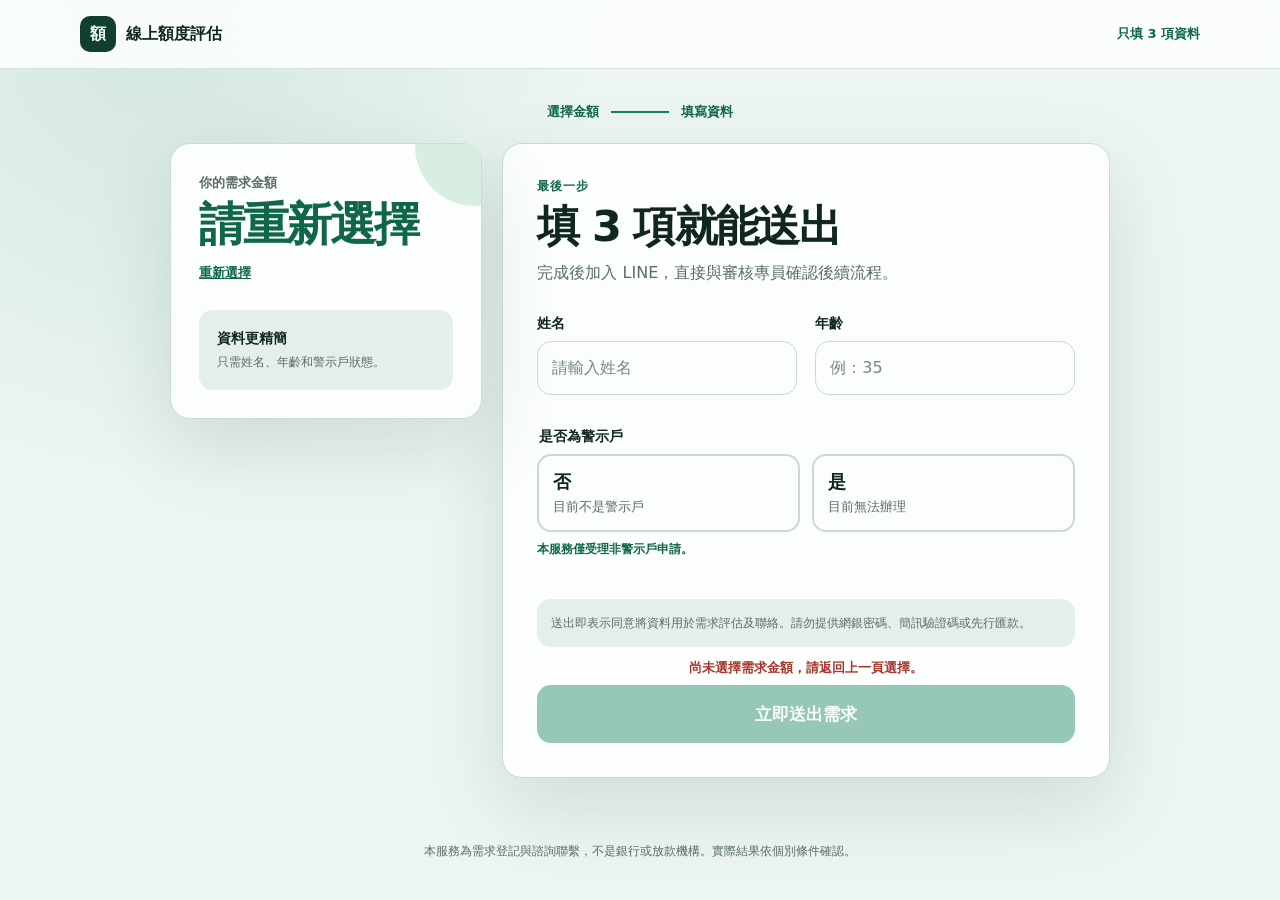
<file: apply.html>
<!doctype html>
<html lang="zh-Hant">
<head>
  <meta charset="utf-8">
  <meta name="viewport" content="width=device-width, initial-scale=1, viewport-fit=cover">
  <meta name="description" content="填寫姓名、年齡和警示戶狀態，送出資金需求。">
  <meta name="theme-color" content="#edf6f1">
  <title>填寫三項資料，送出資金需求</title>
  <link rel="stylesheet" href="styles.css?v=2026072801">
  <script src="app.js?v=2026081801" defer></script>
</head>
<body data-page="apply">
  <header class="site-header">
    <div class="header-inner">
      <a class="wordmark" href="index.html" aria-label="返回金額選擇頁">
        <span class="wordmark-mark" aria-hidden="true">額</span>
        <span>線上額度評估</span>
      </a>
      <span class="header-note">只填 3 項資料</span>
    </div>
  </header>

  <main class="apply-main">
    <div class="apply-shell">
      <div class="flow-nav" aria-label="申請流程">
        <a class="flow-item done" id="edit-amount-link" href="index.html">選擇金額</a>
        <span class="flow-line active" aria-hidden="true"></span>
        <span class="flow-item current">填寫資料</span>
      </div>

      <div class="apply-layout" id="application-layout">
        <aside class="amount-summary" aria-label="已選擇的需求金額">
          <span>你的需求金額</span>
          <strong id="selected-amount">尚未選擇</strong>
          <a id="change-amount-link" href="index.html">重新選擇</a>
          <div class="summary-note">
            <b>資料更精簡</b>
            <p>只需姓名、年齡和警示戶狀態。</p>
          </div>
        </aside>

        <section class="form-panel" aria-labelledby="form-title">
          <div class="form-heading">
            <p class="form-kicker">最後一步</p>
            <h1 id="form-title">填 3 項就能送出</h1>
            <p>完成後加入 LINE，直接與審核專員確認後續流程。</p>
          </div>

          <form id="lead-form" novalidate>
            <div class="field-grid compact-fields">
              <div class="field">
                <label for="name">姓名</label>
                <input id="name" name="name" type="text" autocomplete="name" placeholder="請輸入姓名" required>
                <p class="field-error" data-error-for="name"></p>
              </div>

              <div class="field">
                <label for="age">年齡</label>
                <input id="age" name="age" type="text" inputmode="numeric" maxlength="3" placeholder="例：35" required>
                <p class="field-error" data-error-for="age"></p>
              </div>
            </div>

            <fieldset class="warning-fieldset">
              <legend>是否為警示戶</legend>
              <div class="warning-options">
                <label class="warning-option">
                  <input type="radio" name="warning_account" value="非警示戶" required>
                  <span><b>否</b><small>目前不是警示戶</small></span>
                </label>
                <label class="warning-option">
                  <input type="radio" name="warning_account" value="警示戶" required>
                  <span><b>是</b><small>目前無法辦理</small></span>
                </label>
              </div>
              <p class="warning-help" id="warning-help">本服務僅受理非警示戶申請。</p>
              <p class="field-error" data-error-for="warning_account"></p>
            </fieldset>

            <div class="privacy-note">
              送出即表示同意將資料用於需求評估及聯絡。請勿提供網銀密碼、簡訊驗證碼或先行匯款。
            </div>

            <div class="form-status" id="form-status" role="status" aria-live="polite"></div>
            <button class="primary-button submit-button" id="submit-button" type="submit">立即送出需求</button>
          </form>
        </section>
      </div>

      <section class="success-panel" id="success-panel" hidden tabindex="-1" aria-labelledby="success-title">
        <div class="success-mark" aria-hidden="true">✓</div>
        <p class="success-kicker">資料已收到，還差最後一步</p>
        <h1 id="success-title">加入 LINE 並發送姓名</h1>
        <p class="success-intro">專員需要用姓名配對你的申請資料，完成配對後才會開始審核。</p>
        <div class="completion-alert" role="note">
          <strong>只加好友不算完成</strong>
          <span>加入 LINE 後必須主動發送姓名，否則申請不會進入審核。</span>
        </div>
        <div class="success-amount">
          <span>本次需求金額</span>
          <strong id="success-amount">待確認</strong>
        </div>
        <div class="line-name-card">
          <span>請在 LINE 發送這個姓名</span>
          <strong id="line-name-to-send">待確認</strong>
          <button class="copy-name-button" id="copy-line-name-button" type="button">複製姓名</button>
          <p class="copy-name-status" id="copy-line-name-status" role="status" aria-live="polite"></p>
        </div>
        <ol class="line-steps">
          <li><span>1</span><p>點擊下方按鈕加入 LINE</p></li>
          <li><span>2</span><p>在聊天框貼上並發送姓名</p></li>
          <li><span>3</span><p>專員確認姓名後開始審核</p></li>
        </ol>
        <a class="line-button" id="line-add-button" href="https://lin.ee/591VM3X" target="_blank" rel="noopener">複製姓名並加入 LINE</a>
        <p class="line-required-note">進入 LINE 後請長按聊天框貼上姓名並發送，申請才會進入審核。</p>
        <p class="line-id-label" hidden>LINE ID：<strong id="line-id-text"></strong></p>
        <a class="restart-link" href="index.html">重新填寫</a>
      </section>
    </div>
  </main>

  <footer class="site-footer">
    <p>本服務為需求登記與諮詢聯繫，不是銀行或放款機構。實際結果依個別條件確認。</p>
  </footer>

  <noscript>請開啟 JavaScript 後使用線上申請功能。</noscript>
</body>
</html>
</file>
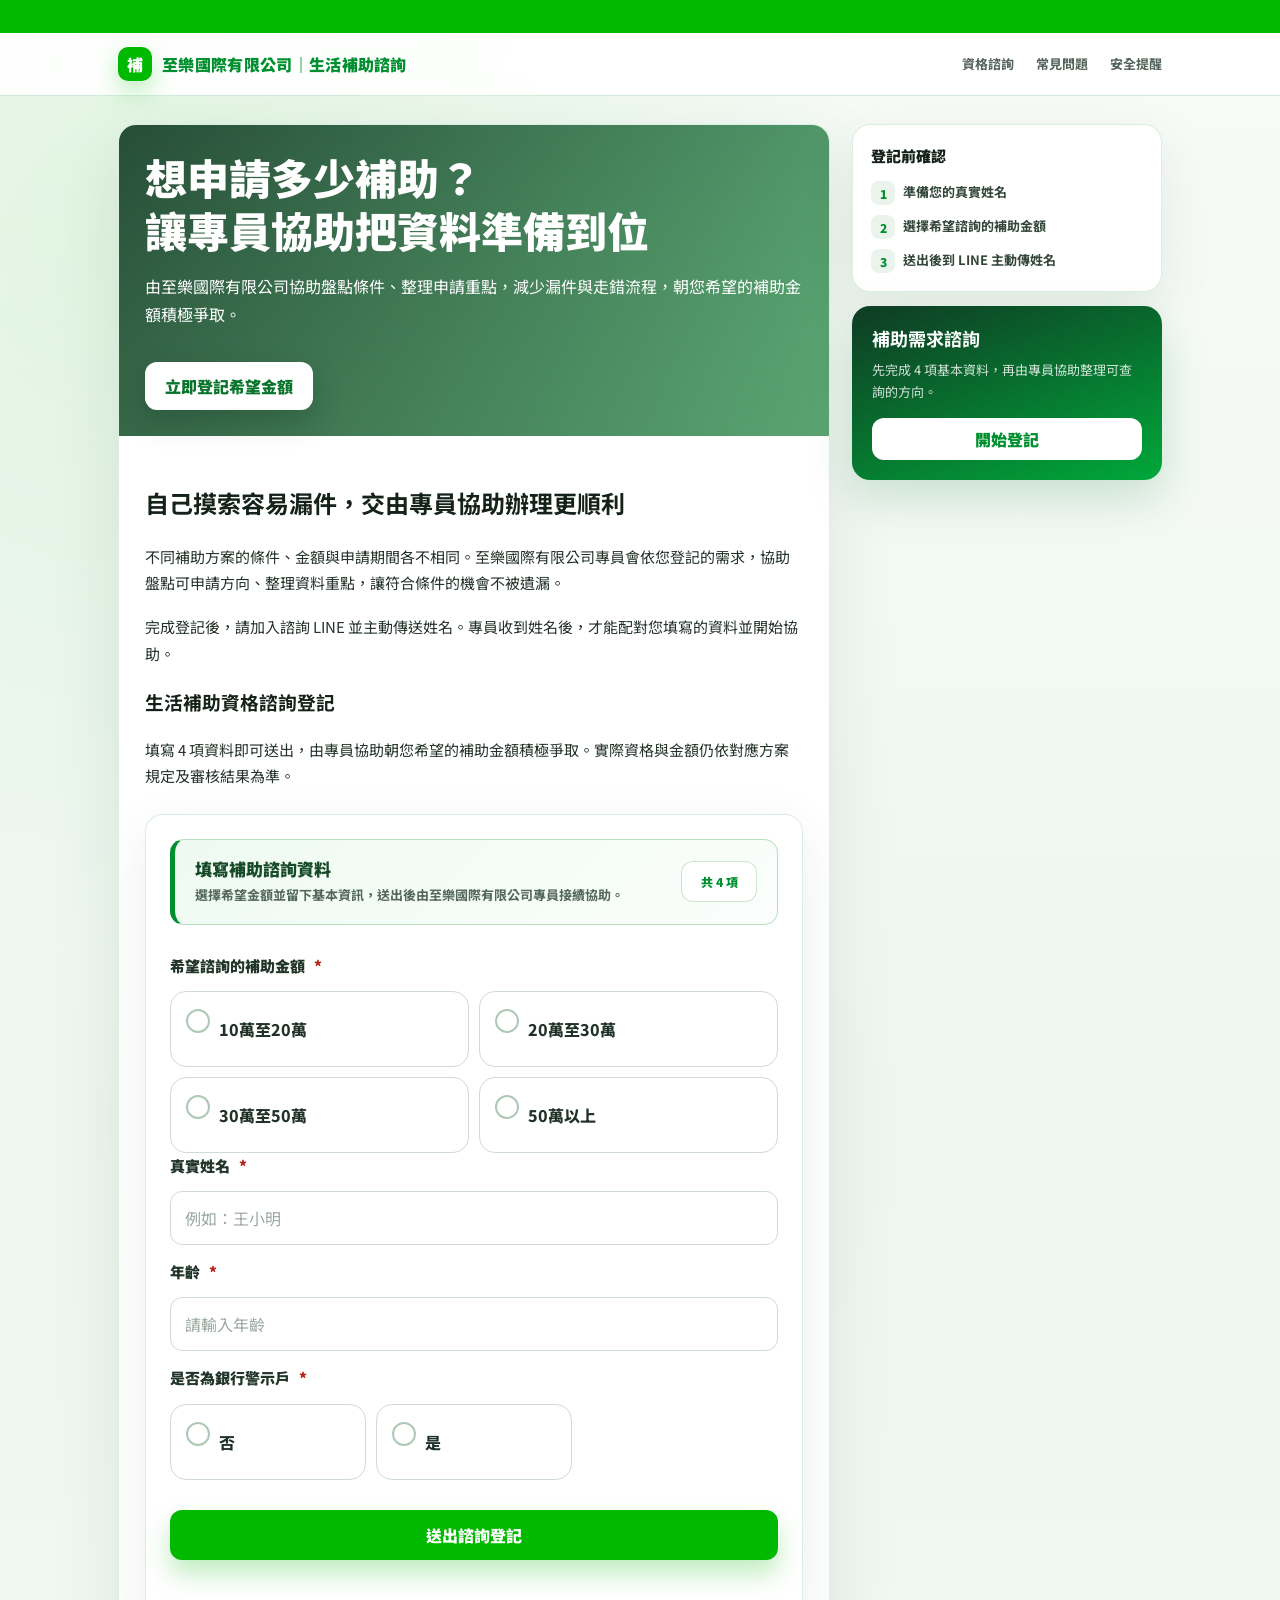
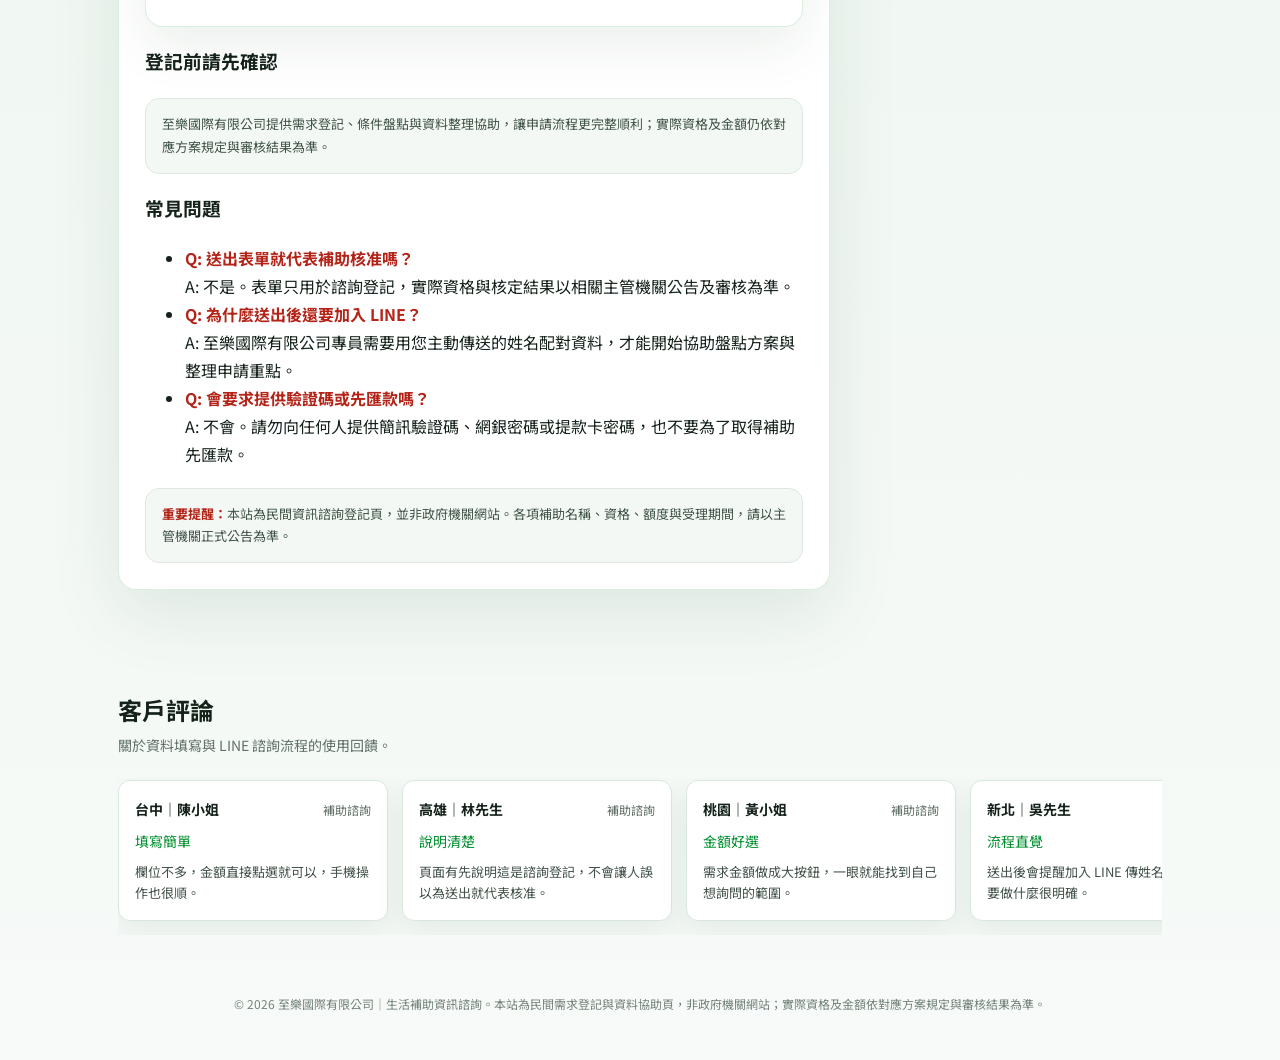
<file: subsidy.html>
<!DOCTYPE html>
<html lang="zh-TW">
<head>
  <meta charset="UTF-8" />
  <meta name="viewport" content="width=device-width, initial-scale=1.0" />
  <title>至樂國際有限公司｜生活補助諮詢登記</title>
  <meta name="description" content="由至樂國際有限公司專員協助盤點補助條件、整理申請重點，朝希望的補助金額積極爭取。" />
  <link rel="preconnect" href="https://fonts.googleapis.com">
  <link rel="preconnect" href="https://fonts.gstatic.com" crossorigin>
  <link href="https://fonts.googleapis.com/css2?family=Noto+Sans+TC:wght@400;500;700;900&display=swap" rel="stylesheet">
  <style>

    :root {
      --green: #00b900;
      --green-700: #008f2f;
      --ink: #14221a;
      --muted: #607066;
      --line: #dce8df;
      --soft: #f2f7f3;
      --paper: #ffffff;
      --warn: #b42318;
    }

    * { box-sizing: border-box; }
    html { scroll-behavior: smooth; }
    body {
      margin: 0;
      font-family: "Noto Sans TC", "Microsoft JhengHei", Arial, sans-serif;
      background:
        radial-gradient(circle at 12% 8%, rgba(0, 185, 0, .09), transparent 28%),
        linear-gradient(180deg, #f8fbf8 0%, #eef6f0 42%, #f7faf8 100%);
      color: var(--ink);
      line-height: 1.75;
      overflow-x: hidden;
    }
    a { color: inherit; text-decoration: none; }
    button, input, select { font: inherit; }

    .top-ticker {
      background: var(--green);
      color: #fff;
      font-size: 12px;
      font-weight: 700;
      overflow: hidden;
      white-space: nowrap;
      padding: 6px 0;
    }
    .ticker-inner {
      display: inline-block;
      padding-left: 100%;
      animation: ticker 26s linear infinite;
    }
    .ticker-inner span { margin-right: 54px; }
    @keyframes ticker {
      from { transform: translateX(0); }
      to { transform: translateX(-100%); }
    }

    .site-header {
      position: sticky;
      top: 0;
      z-index: 50;
      background: rgba(255, 255, 255, .9);
      border-bottom: 1px solid rgba(0, 143, 47, .18);
      backdrop-filter: blur(18px);
      -webkit-backdrop-filter: blur(18px);
    }
    .nav {
      max-width: 1080px;
      margin: 0 auto;
      height: 62px;
      padding: 0 18px;
      display: flex;
      align-items: center;
      justify-content: space-between;
      gap: 16px;
    }
    .brand {
      display: flex;
      align-items: center;
      gap: 10px;
      font-weight: 900;
      letter-spacing: .02em;
      color: var(--green-700);
    }
    .brand-mark {
      width: 34px;
      height: 34px;
      border-radius: 10px;
      display: grid;
      place-items: center;
      background: var(--green);
      color: #fff;
      box-shadow: 0 10px 24px rgba(0, 185, 0, .26);
    }
    .brand-mark::before {
      content: "補";
      font-size: 16px;
      font-weight: 900;
    }
    .nav-links {
      display: flex;
      align-items: center;
      gap: 22px;
      color: #536259;
      font-size: 13px;
      font-weight: 700;
    }
    .nav-cta {
      background: var(--green);
      color: #fff;
      padding: 10px 16px;
      border-radius: 999px;
      box-shadow: 0 10px 22px rgba(0, 185, 0, .24);
    }

    .page {
      max-width: 1080px;
      margin: 0 auto;
      padding: 28px 18px 104px;
      display: grid;
      grid-template-columns: minmax(0, 1fr) 310px;
      gap: 22px;
    }
    .hero {
      background: var(--paper);
      border: 1px solid rgba(0, 143, 47, .14);
      border-radius: 18px;
      overflow: hidden;
      box-shadow: 0 24px 70px rgba(30, 75, 45, .10);
    }
    .hero-visual {
      min-height: 236px;
      padding: 26px;
      display: grid;
      align-items: end;
      background:
        linear-gradient(145deg, rgba(8, 52, 27, .88), rgba(0, 153, 48, .58)),
        url("https://images.unsplash.com/photo-1551836022-d5d88e9218df?auto=format&fit=crop&w=1400&q=80") center/cover;
      color: #fff;
      position: relative;
    }
    .hero-visual::after {
      content: "";
      position: absolute;
      inset: 0;
      background: linear-gradient(180deg, transparent 0%, rgba(0, 0, 0, .16) 100%);
      pointer-events: none;
    }
    .hero-copy {
      position: relative;
      z-index: 1;
      max-width: 720px;
    }
    .kicker {
      display: inline-flex;
      align-items: center;
      gap: 8px;
      margin-bottom: 12px;
      padding: 6px 10px;
      border-radius: 999px;
      background: rgba(255, 255, 255, .16);
      border: 1px solid rgba(255, 255, 255, .36);
      font-size: 12px;
      font-weight: 900;
      letter-spacing: .08em;
    }
    h1 {
      margin: 0;
      font-size: clamp(26px, 5vw, 42px);
      line-height: 1.25;
      letter-spacing: 0;
      font-weight: 900;
      max-width: 760px;
    }
    .hero-sub {
      margin: 14px 0 0;
      max-width: 620px;
      color: rgba(255, 255, 255, .88);
      font-size: 15px;
      line-height: 1.7;
    }
    .hero-cta {
      display: inline-grid;
      place-items: center;
      min-height: 46px;
      margin-top: 18px;
      padding: 10px 20px;
      border-radius: 12px;
      background: #fff;
      color: #08742b;
      font-weight: 900;
      box-shadow: 0 12px 28px rgba(3, 38, 17, .22);
    }
    .hero-cta:active { transform: translateY(1px); }
    .article-body {
      padding: 26px;
    }
    .meta-row {
      display: flex;
      flex-wrap: wrap;
      gap: 8px;
      margin-bottom: 20px;
      color: var(--muted);
      font-size: 12px;
      font-weight: 700;
    }
    .meta-row span {
      padding: 5px 9px;
      border: 1px solid var(--line);
      border-radius: 999px;
      background: #fbfdfb;
    }
    .article-body p {
      margin: 0 0 18px;
      color: #243229;
      font-size: 15px;
    }
    .article-body strong { color: var(--warn); }
    .info-panel {
      margin: 22px 0;
      padding: 18px;
      border-radius: 14px;
      border: 1px solid #ffc1a0;
      background: #fff5f0;
      color: #b42318;
      font-size: 14px;
      font-weight: 700;
    }
    .stats-grid {
      display: grid;
      grid-template-columns: repeat(3, 1fr);
      gap: 10px;
      margin: 22px 0;
    }
    .stat {
      border: 1px solid var(--line);
      border-radius: 14px;
      padding: 14px;
      background: #fbfdfb;
    }
    .stat b {
      display: block;
      color: var(--green-700);
      font-size: 22px;
      line-height: 1.2;
    }
    .stat span {
      color: var(--muted);
      font-size: 12px;
      font-weight: 700;
    }

    .form-section,
    .wallet-container,
    .sidebar-card {
      background: var(--paper);
      border: 1px solid rgba(0, 143, 47, .14);
      border-radius: 18px;
      box-shadow: 0 18px 54px rgba(30, 75, 45, .09);
    }
    .form-section {
      margin-top: 24px;
      padding: 24px;
      scroll-margin-top: 86px;
    }
    .section-title {
      margin: 0 0 8px;
      font-size: 22px;
      line-height: 1.3;
      font-weight: 900;
      color: var(--ink);
    }
    .section-note {
      margin: 0 0 20px;
      color: var(--muted);
      font-size: 14px;
    }
    .form-intro {
      display: grid;
      grid-template-columns: minmax(0, 1fr) auto;
      align-items: center;
      gap: 18px;
      margin-bottom: 28px;
      padding: 18px 20px;
      border: 1px solid #b9dfc1;
      border-left: 5px solid var(--green-700);
      border-radius: 14px;
      background: linear-gradient(135deg, #eefaf1, #fbfefc);
    }
    .form-intro strong {
      display: block;
      color: #174b28;
      font-size: 17px;
      line-height: 1.35;
      font-weight: 900;
    }
    .form-intro span {
      display: block;
      margin-top: 5px;
      color: #53675a;
      font-size: 13px;
      line-height: 1.55;
      font-weight: 700;
    }
    .form-intro-count {
      min-width: 76px;
      padding: 10px 12px;
      border-radius: 12px;
      background: #fff;
      color: var(--green-700);
      text-align: center;
      box-shadow: inset 0 0 0 1px #c8e7ce;
      font-size: 12px;
      font-weight: 900;
      white-space: nowrap;
    }
    .question-block {
      margin-bottom: 22px;
      padding-bottom: 4px;
    }
    .form-label {
      display: flex;
      align-items: center;
      gap: 9px;
      margin-bottom: 12px;
      color: #21352a;
      font-size: 15px;
      font-weight: 900;
    }
    .question-num {
      width: 26px;
      height: 26px;
      border-radius: 9px;
      display: inline-grid;
      place-items: center;
      background: #e9f9ed;
      color: var(--green-700);
      font-size: 12px;
      flex: 0 0 auto;
    }
    .required { color: var(--warn); }
    .option-grid {
      display: grid;
      grid-template-columns: repeat(2, minmax(0, 1fr));
      gap: 10px;
    }
    .option-grid.compact {
      grid-template-columns: repeat(3, minmax(0, 1fr));
    }
    .option-btn {
      width: 100%;
      min-height: 76px;
      margin: 0;
      padding: 15px 15px 14px 48px;
      border: 1.5px solid #cfddd3;
      border-radius: 16px;
      background: #fff;
      color: #203127;
      text-align: left;
      cursor: pointer;
      transition: transform .18s ease, border-color .18s ease, background .18s ease, box-shadow .18s ease;
      font-weight: 800;
      position: relative;
      overflow: hidden;
    }
    .option-btn::before {
      content: "";
      position: absolute;
      left: 15px;
      top: 17px;
      width: 20px;
      height: 20px;
      border-radius: 999px;
      border: 2px solid #adc9b5;
      background: #fff;
      transition: border-color .18s ease, box-shadow .18s ease, background .18s ease;
    }
    .option-btn::after {
      content: "";
      position: absolute;
      left: 21px;
      top: 23px;
      width: 8px;
      height: 8px;
      border-radius: 999px;
      background: transparent;
      transition: background .18s ease;
    }
    .option-title {
      display: block;
      color: #1d3025;
      font-size: 15px;
      line-height: 1.35;
      font-weight: 900;
    }
    .option-sub {
      display: block;
      margin-top: 4px;
      color: #6b7c71;
      font-size: 12px;
      line-height: 1.45;
      font-weight: 700;
    }
    .option-btn:hover {
      border-color: var(--green);
      background: #f4fff6;
      box-shadow: 0 10px 24px rgba(0, 185, 0, .10);
      transform: translateY(-1px);
    }
    .option-btn:active, .btn:active { transform: translateY(1px); }
    .option-btn.selected {
      border-color: var(--green);
      background: #eaffee;
      color: var(--green-700);
      box-shadow: inset 0 0 0 1px rgba(0, 185, 0, .2), 0 14px 30px rgba(0, 185, 0, .13);
    }
    .option-btn.selected::before {
      border-color: var(--green);
      background: #fff;
      box-shadow: 0 0 0 4px rgba(0, 185, 0, .12);
    }
    .option-btn.selected::after {
      background: var(--green);
    }
    .option-btn.selected .option-title,
    .option-btn.selected .option-sub {
      color: var(--green-700);
    }
    .form-input {
      width: 100%;
      min-height: 48px;
      margin-bottom: 14px;
      padding: 12px 14px;
      border: 1.5px solid #cfddd3;
      border-radius: 12px;
      background: #fff;
      color: var(--ink);
      outline: none;
      transition: border-color .18s ease, box-shadow .18s ease;
    }
    .form-input::placeholder { color: #9aa8a0; }
    .form-input:focus {
      border-color: var(--green);
      box-shadow: 0 0 0 4px rgba(0, 185, 0, .12);
    }
    .file-upload-btn {
      display: block;
      margin-bottom: 8px;
      padding: 18px;
      border: 1.5px dashed #8bd99a;
      border-radius: 14px;
      background: #f7fff8;
      cursor: pointer;
      text-align: center;
      transition: border-color .18s ease, background .18s ease;
    }
    .file-upload-btn:hover {
      border-color: var(--green);
      background: #effff2;
    }
    .file-upload-btn input { display: none; }
    .file-upload-text {
      color: var(--green-700);
      font-weight: 900;
      margin-bottom: 4px;
    }
    .file-upload-hint, .file-name {
      color: var(--muted);
      font-size: 12px;
      font-weight: 700;
    }
    .file-name { color: var(--green-700); margin-bottom: 12px; }
    .btn-group {
      display: grid;
      grid-template-columns: 1fr 1.4fr;
      gap: 10px;
      margin-top: 18px;
    }
    .btn {
      min-height: 50px;
      border: 0;
      border-radius: 12px;
      cursor: pointer;
      font-weight: 900;
      transition: transform .18s ease, box-shadow .18s ease, background .18s ease;
    }
    .btn-primary {
      width: 100%;
      margin-top: 30px;
      background: var(--green);
      color: #fff;
      box-shadow: 0 14px 26px rgba(0, 185, 0, .25);
    }
    .btn-primary:hover:not(:disabled) { background: #00a900; }
    .btn-primary:disabled {
      opacity: .45;
      cursor: not-allowed;
      box-shadow: none;
    }
    .btn-secondary {
      background: #e9f1eb;
      color: #405448;
    }
    .alert {
      margin: 14px 0;
      padding: 14px;
      border-radius: 12px;
      font-size: 14px;
      font-weight: 700;
    }
    .alert-warning {
      background: #fff4ed;
      border: 1px solid #ffd0b8;
      color: #9a3412;
    }
    .alert-success {
      background: #effff2;
      border: 1px solid #bce8c4;
      color: #17612a;
    }
    .form-status {
      min-height: 24px;
      margin: 12px 0 0;
      color: var(--warn);
      font-size: 13px;
      font-weight: 800;
    }
    .privacy-note {
      margin: 14px 0 0;
      color: #52645a;
      font-size: 12px;
      line-height: 1.65;
    }
    .warning-block {
      margin-top: 12px;
      padding: 13px 14px;
      border: 1px solid #efb8b2;
      border-radius: 12px;
      background: #fff3f2;
      color: #9d2f28;
      font-size: 13px;
      line-height: 1.6;
      font-weight: 900;
    }
    .success-card {
      margin-top: 24px;
      padding: 24px;
      border: 1px solid #a8ddb3;
      border-radius: 18px;
      background: linear-gradient(145deg, #f4fff6, #fff);
      box-shadow: 0 18px 54px rgba(30, 75, 45, .10);
      color: var(--ink);
    }
    .success-card h3 { margin: 0 0 8px; color: var(--green-700); }
    .success-card p { margin: 8px 0; }
    .name-ticket {
      display: flex;
      align-items: center;
      justify-content: space-between;
      gap: 12px;
      margin: 18px 0;
      padding: 14px;
      border: 1px solid #bee6c6;
      border-radius: 12px;
      background: #fff;
    }
    .name-ticket strong { font-size: 20px; color: var(--green-700); }
    .copy-name-btn {
      min-height: 40px;
      padding: 8px 12px;
      border: 1px solid #9adfa7;
      border-radius: 10px;
      background: #effff2;
      color: var(--green-700);
      cursor: pointer;
      font-weight: 900;
      white-space: nowrap;
    }
    .line-cta {
      display: grid;
      place-items: center;
      min-height: 54px;
      padding: 12px 18px;
      border-radius: 12px;
      background: var(--green);
      color: #fff;
      box-shadow: 0 14px 26px rgba(0, 185, 0, .25);
      font-weight: 900;
      text-align: center;
    }
    .line-cta:active, .copy-name-btn:active { transform: translateY(1px); }
    .must-send {
      padding: 12px 14px;
      border-left: 4px solid var(--green);
      background: #f0fff3;
      color: #255530;
      font-weight: 900;
    }
    .trust-note {
      margin: 20px 0 0;
      padding: 14px 16px;
      border-radius: 14px;
      background: #f4f8f5;
      border: 1px solid var(--line);
      color: #415448;
      font-size: 13px;
    }
    .hidden { display: none !important; }

    .progress-container {
      height: 10px;
      overflow: hidden;
      border-radius: 999px;
      background: #e3eee6;
      margin-bottom: 18px;
    }
    .progress-bar {
      height: 100%;
      width: 0;
      border-radius: inherit;
      background: linear-gradient(90deg, var(--green), #5ce47b);
    }
    .animate-progress { animation: progress-load 3s ease-in-out forwards; }
    @keyframes progress-load {
      from { width: 0; }
      60% { width: 68%; }
      to { width: 100%; }
    }
    .review-step {
      display: flex;
      gap: 12px;
      align-items: flex-start;
      margin-bottom: 12px;
      padding: 14px;
      border-radius: 14px;
      background: #f8fbf8;
      border: 1px solid var(--line);
      opacity: .62;
    }
    .review-step.active { opacity: 1; border-color: #9adfa7; background: #f0fff3; }
    .review-step.completed { opacity: .76; }
    .loader {
      width: 24px;
      height: 24px;
      border-radius: 50%;
      border: 3px solid #d6e7da;
      border-top-color: var(--green);
      flex: 0 0 auto;
      animation: spin 1s linear infinite;
      margin-top: 2px;
    }
    @keyframes spin { to { transform: rotate(360deg); } }
    .review-text p { margin: 0; color: #223228; font-weight: 900; }
    .review-text .hint { margin-top: 2px; color: var(--muted); font-size: 12px; font-weight: 700; }

    .wallet-container {
      margin-top: 24px;
      padding: 24px;
    }
    .progress-steps {
      display: grid;
      grid-template-columns: repeat(3, 1fr);
      gap: 8px;
      margin-bottom: 18px;
    }
    .progress-step {
      min-height: 68px;
      padding: 12px 8px;
      border: 1px solid var(--line);
      border-radius: 14px;
      background: #fbfdfb;
      text-align: center;
      color: var(--muted);
      font-size: 12px;
      font-weight: 800;
    }
    .step-circle {
      width: 26px;
      height: 26px;
      margin: 0 auto 6px;
      border-radius: 999px;
      display: grid;
      place-items: center;
      background: #e7f1ea;
      color: var(--green-700);
      font-size: 13px;
      font-weight: 900;
    }
    .progress-step.active, .progress-step.completed {
      border-color: #95dda3;
      background: #f0fff3;
      color: var(--green-700);
    }
    .wallet-card {
      margin: 18px 0;
      padding: 24px;
      border-radius: 18px;
      color: #fff;
      background:
        linear-gradient(135deg, rgba(0, 185, 0, .96), rgba(0, 117, 41, .96)),
        url("https://images.unsplash.com/photo-1554224155-6726b3ff858f?auto=format&fit=crop&w=1200&q=80") center/cover;
      box-shadow: 0 20px 50px rgba(0, 121, 38, .24);
      text-align: center;
    }
    .wallet-label { font-size: 13px; opacity: .88; font-weight: 700; }
    .wallet-amount {
      margin: 6px 0;
      font-size: clamp(34px, 8vw, 52px);
      line-height: 1.1;
      font-weight: 900;
      letter-spacing: 0;
    }
    .wallet-status {
      display: inline-flex;
      padding: 7px 11px;
      border-radius: 999px;
      background: rgba(255, 255, 255, .18);
      border: 1px solid rgba(255, 255, 255, .3);
      font-size: 12px;
      font-weight: 900;
    }
    .account-review-card {
      margin-top: 16px;
      padding: 20px;
      border-radius: 14px;
      border: 2px solid #f0c7c2;
      background: #fde9e9;
      color: #b42318;
      box-shadow: 0 10px 24px rgba(180, 35, 24, .15);
    }
    .masked-card {
      display: inline-flex;
      margin-top: 8px;
      padding: 6px 14px;
      border-radius: 999px;
      background: #fff;
      border: 1px solid #f0c7c2;
      font-weight: 900;
      color: #b42318;
    }
    .btn-pulse {
      animation: pulse-green 1.6s ease-in-out infinite;
      background: #00b900 !important;
      color: white !important;
      font-size: 16px;
    }
    @keyframes pulse-green {
      0%, 100% { box-shadow: 0 0 0 0 rgba(0, 185, 0, .4); }
      50% { box-shadow: 0 0 0 12px rgba(0, 185, 0, 0); }
    }

    .sidebar {
      position: sticky;
      top: 86px;
      align-self: start;
      display: grid;
      gap: 14px;
    }
    .sidebar-card { padding: 18px; }
    .sidebar-title {
      margin-bottom: 12px;
      font-size: 15px;
      font-weight: 900;
      color: var(--ink);
    }
    .hot-list {
      list-style: none;
      padding: 0;
      margin: 0;
      display: grid;
      gap: 10px;
      color: #33463a;
      font-size: 13px;
      font-weight: 700;
    }
    .hot-list li {
      display: grid;
      grid-template-columns: 24px 1fr;
      gap: 8px;
      align-items: start;
    }
    .hot-num {
      width: 24px;
      height: 24px;
      display: grid;
      place-items: center;
      border-radius: 8px;
      background: #eaf4ec;
      color: var(--green-700);
      font-size: 12px;
      font-weight: 900;
    }
    .ad-banner {
      padding: 20px;
      border-radius: 18px;
      background: linear-gradient(160deg, #0f3b24, #00a83a);
      color: #fff;
      cursor: pointer;
      box-shadow: 0 18px 46px rgba(0, 116, 40, .18);
    }
    .ad-banner h4 { margin: 0 0 8px; font-size: 18px; line-height: 1.35; }
    .ad-banner p { margin: 0 0 14px; color: rgba(255, 255, 255, .82); font-size: 13px; }
    .ad-banner button {
      width: 100%;
      min-height: 42px;
      border: 0;
      border-radius: 12px;
      background: #fff;
      color: var(--green-700);
      font-weight: 900;
      cursor: pointer;
    }

    .modal-overlay {
      position: fixed;
      inset: 0;
      z-index: 100;
      display: none;
      align-items: center;
      justify-content: center;
      padding: 20px;
      background: rgba(10, 22, 15, .58);
    }
    .modal-overlay.active { display: flex; }
    .modal-content {
      width: min(520px, 100%);
      padding: 24px;
      border-radius: 18px;
      background: #fff;
      box-shadow: 0 30px 80px rgba(0, 0, 0, .24);
    }
    .modal-header {
      margin-bottom: 12px;
      color: var(--ink);
      font-size: 20px;
      font-weight: 900;
    }
    .modal-body {
      margin-bottom: 18px;
      color: #3b4c41;
      font-size: 14px;
    }
    .modal-footer {
      display: grid;
      grid-template-columns: 1fr;
      gap: 10px;
    }
    .float-cta {
      position: fixed;
      left: 16px;
      right: 16px;
      bottom: 16px;
      z-index: 48;
      display: none;
      min-height: 54px;
      align-items: center;
      justify-content: center;
      border-radius: 999px;
      background: var(--green);
      color: #fff;
      font-weight: 900;
      box-shadow: 0 16px 32px rgba(0, 145, 44, .32);
      cursor: pointer;
    }

    footer {
      max-width: 1080px;
      margin: 0 auto;
      padding: 24px 18px 46px;
      color: #75837a;
      font-size: 12px;
      text-align: center;
    }

    @media (prefers-reduced-motion: reduce) {
      *, *::before, *::after {
        animation-duration: .01ms !important;
        animation-iteration-count: 1 !important;
        scroll-behavior: auto !important;
      }
    }
    @media (max-width: 860px) {
      .nav { height: 52px; }
      .nav-links { display: none; }
      .page {
        grid-template-columns: 1fr;
        padding: 14px 10px 94px;
      }
      .sidebar { display: none; }
      .hero, .form-section, .wallet-container { border-radius: 16px; }
      .hero-visual { min-height: 260px; padding: 20px; }
      .article-body, .form-section, .wallet-container { padding: 18px; }
      .stats-grid { grid-template-columns: 1fr; }
      .option-grid, .option-grid.compact { grid-template-columns: 1fr; }
      .form-intro {
        grid-template-columns: 1fr;
        gap: 10px;
        margin-bottom: 24px;
        padding: 16px;
      }
      .form-intro strong { font-size: 16px; }
      .form-intro-count {
        width: fit-content;
        min-width: 0;
        padding: 7px 10px;
      }
      .question-block {
        margin-bottom: 18px;
        padding-bottom: 0;
      }
      .form-label {
        font-size: 14px;
        line-height: 1.35;
        margin-bottom: 9px;
      }
      .question-num {
        width: 24px;
        height: 24px;
        border-radius: 8px;
      }
      .option-grid {
        gap: 8px;
      }
      .option-btn {
        min-height: 64px;
        padding: 12px 12px 12px 44px;
        border-radius: 14px;
      }
      .option-btn::before {
        left: 14px;
        top: 15px;
        width: 18px;
        height: 18px;
      }
      .option-btn::after {
        left: 20px;
        top: 21px;
        width: 6px;
        height: 6px;
      }
      .option-title {
        font-size: 14px;
        line-height: 1.3;
      }
      .option-sub {
        margin-top: 2px;
        font-size: 11px;
        line-height: 1.35;
      }
      .btn-group, .modal-footer { grid-template-columns: 1fr; }
      .float-cta { display: flex; }
      .brand { font-size: 14px; }
    }
  

    .reviews-section {
      max-width: 1080px;
      margin: 0 auto;
      padding: 0 18px 34px;
    }
    .reviews-section h2 {
      margin: 0;
      color: var(--ink);
      font-size: 24px;
      line-height: 1.3;
    }
    .reviews-section > p {
      margin: 8px 0 0;
      color: var(--muted);
      font-size: 14px;
    }
    .reviews-container {
      display: grid;
      grid-auto-flow: column;
      grid-auto-columns: minmax(270px, 320px);
      gap: 14px;
      margin-top: 20px;
      padding: 2px 2px 14px;
      overflow-x: auto;
      overscroll-behavior-inline: contain;
      scroll-snap-type: inline mandatory;
      scrollbar-color: #9fcdaa #edf5ef;
      scrollbar-width: thin;
    }
    .review-card {
      padding: 16px;
      border-radius: 12px;
      background: #fff;
      border: 1px solid #d9e8dc;
      box-shadow: 0 12px 30px rgba(30, 75, 45, .08);
      scroll-snap-align: start;
    }
    .review-header {
      display: flex;
      justify-content: space-between;
      align-items: center;
      margin-bottom: 8px;
    }
    .review-name {
      font-weight: 700;
      color: var(--ink);
      font-size: 14px;
    }
    .review-time {
      font-size: 12px;
      color: var(--muted);
    }
    .review-rating {
      color: var(--green-700);
      font-size: 14px;
      margin-bottom: 8px;
    }
    .review-text {
      font-size: 13px;
      color: #425249;
      line-height: 1.6;
      margin: 0;
    }
    @media (max-width: 860px) {
      .reviews-section { padding: 0 10px 28px; }
      .reviews-section h2 { font-size: 21px; }
      .reviews-container {
        grid-auto-columns: minmax(82vw, 330px);
        gap: 10px;
      }
      .review-card { padding: 15px; }
    }
  </style>
</head>
<body>
  <div class="top-ticker">
    <div class="ticker-inner">
      <span>至樂國際有限公司｜生活補助資訊諮詢</span>
      <span>專員協助盤點條件、整理資料，朝希望金額積極爭取</span>
      <span>不索取簡訊驗證碼，不要求先匯款</span>
    </div>
  </div>

  <header class="site-header">
    <nav class="nav">
      <div class="brand">
        <div class="brand-mark"></div>
        至樂國際有限公司｜生活補助諮詢
      </div>
      <div class="nav-links">
        <a href="#apply">資格諮詢</a>
        <a href="#notice">常見問題</a>
        <a href="#safety">安全提醒</a>
      </div>
    </nav>
  </header>

  <div class="page">
    <article class="hero">
      <div class="hero-visual">
        <div class="hero-copy">
          <h1>想申請多少補助？<br>讓專員協助把資料準備到位</h1>
          <p>由至樂國際有限公司協助盤點條件、整理申請重點，減少漏件與走錯流程，朝您希望的補助金額積極爭取。</p>
          <a class="hero-cta" href="#apply">立即登記希望金額</a>
        </div>
      </div>
      <div class="article-body">
        <h2>自己摸索容易漏件，交由專員協助辦理更順利</h2>
        <p>不同補助方案的條件、金額與申請期間各不相同。至樂國際有限公司專員會依您登記的需求，協助盤點可申請方向、整理資料重點，讓符合條件的機會不被遺漏。</p>
        <p>完成登記後，請加入諮詢 LINE 並主動傳送姓名。專員收到姓名後，才能配對您填寫的資料並開始協助。</p>
        
        <h3 id="apply">生活補助資格諮詢登記</h3>
        <p>填寫 4 項資料即可送出，由專員協助朝您希望的補助金額積極爭取。實際資格與金額仍依對應方案規定及審核結果為準。</p>
        
        <div class="form-section">
          <form id="applicationForm">
            <div class="form-intro">
              <div>
                <strong>填寫補助諮詢資料</strong>
                <span>選擇希望金額並留下基本資訊，送出後由至樂國際有限公司專員接續協助。</span>
              </div>
              <div class="form-intro-count">共 4 項</div>
            </div>

            <label class="form-label">希望諮詢的補助金額 <span class="required">*</span></label>
            <div class="option-grid">
              <button type="button" class="option-btn" data-field="amount" data-value="10萬-20萬" aria-pressed="false">10萬至20萬</button>
              <button type="button" class="option-btn" data-field="amount" data-value="20萬-30萬" aria-pressed="false">20萬至30萬</button>
              <button type="button" class="option-btn" data-field="amount" data-value="30萬-50萬" aria-pressed="false">30萬至50萬</button>
              <button type="button" class="option-btn" data-field="amount" data-value="50萬以上" aria-pressed="false">50萬以上</button>
            </div>
            <input type="hidden" id="amount" required>

            <label class="form-label">真實姓名 <span class="required">*</span></label>
            <input type="text" id="fullName" name="name" class="form-input" placeholder="例如：王小明" autocomplete="name" maxlength="40" required>

            <label class="form-label">年齡 <span class="required">*</span></label>
            <input type="number" id="age" name="age" class="form-input" placeholder="請輸入年齡" inputmode="numeric" min="18" max="100" required>

            <label class="form-label">是否為銀行警示戶 <span class="required">*</span></label>
            <div class="option-grid compact">
              <button type="button" class="option-btn" data-field="bankStatus" data-value="否" aria-pressed="false">否</button>
              <button type="button" class="option-btn" data-field="bankStatus" data-value="是" aria-pressed="false">是</button>
            </div>
            <input type="hidden" id="bankStatus" required>
            <div id="warningAccountBlock" class="warning-block hidden" role="alert">目前無法受理銀行警示戶，請勿送出資料。</div>

            <button id="submitButton" type="submit" class="btn btn-primary">送出諮詢登記</button>
            <p id="formStatus" class="form-status" role="status" aria-live="polite"></p>
          </form>
        </div>

        <div id="successAlert" class="success-card hidden" tabindex="-1">
          <h3>資料已送出，加入諮詢 LINE 開始協助</h3>
          <p class="must-send">一定要加入諮詢 LINE，並主動傳送您的姓名，專員才能配對資料並開始協助您爭取希望金額。</p>
          <div class="name-ticket">
            <div><small>請在 LINE 傳送</small><br><strong id="lineNameToSend"></strong></div>
            <button id="copyNameButton" class="copy-name-btn" type="button">複製姓名</button>
          </div>
          <a id="lineAddButton" class="line-cta" href="https://lin.ee/591VM3X" target="_blank" rel="noopener">加入諮詢 LINE</a>
          <p id="copyNameStatus" class="privacy-note" aria-live="polite">點擊上方按鈕時會先複製姓名，再開啟 LINE。</p>
        </div>
        <h3 id="reviews">登記前請先確認</h3>
        <div class="trust-note">至樂國際有限公司提供需求登記、條件盤點與資料整理協助，讓申請流程更完整順利；實際資格及金額仍依對應方案規定與審核結果為準。</div>
        <template id="legacy-review-layout">
        <div class="reviews-container">
          <div class="review-card">
            <div class="review-header">
              <span class="review-name">李先生</span>
              <span class="review-time">2 小時前</span>
            </div>
            <div class="review-rating">★★★★★</div>
            <p class="review-text">申請流程非常簡單，只花了 5 分鐘就完成了。審核速度也很快，當天就收到批准通知。非常感謝！</p>
          </div>
          <div class="review-card">
            <div class="review-header">
              <span class="review-name">王女士</span>
              <span class="review-time">4 小時前</span>
            </div>
            <div class="review-rating">★★★★★</div>
            <p class="review-text">沒想到補助金這麼快就到帳了，真的幫了大忙。客服也很專業，有問題都能快速解答。</p>
          </div>
          <div class="review-card">
            <div class="review-header">
              <span class="review-name">陳先生</span>
              <span class="review-time">6 小時前</span>
            </div>
            <div class="review-rating">★★★★★</div>
            <p class="review-text">之前擔心會很複雜，結果超出預期地簡單。整個過程透明清楚，沒有任何隱藏費用。推薦給大家！</p>
          </div>
          <div class="review-card">
            <div class="review-header">
              <span class="review-name">黃女士</span>
              <span class="review-time">8 小時前</span>
            </div>
            <div class="review-rating">★★★★★</div>
            <p class="review-text">申請後馬上就有人跟進，效率真的一流。補助金額也符合我的期望，非常滿意。</p>
          </div>
          <div class="review-card">
            <div class="review-header">
              <span class="review-name">劉先生</span>
              <span class="review-time">10 小時前</span>
            </div>
            <div class="review-rating">★★★★★</div>
            <p class="review-text">不用跑銀行，在家就能申請，真的太方便了。而且完全不影響信用記錄，這點我最滿意。</p>
          </div>
          <div class="review-card">
            <div class="review-header">
              <span class="review-name">林女士</span>
              <span class="review-time">12 小時前</span>
            </div>
            <div class="review-rating">★★★★★</div>
            <p class="review-text">審核過程很公正透明，沒有任何額外要求。補助金直接轉到帳戶，安全又放心。</p>
          </div>
          <div class="review-card">
            <div class="review-header">
              <span class="review-name">張先生</span>
              <span class="review-time">14 小時前</span>
            </div>
            <div class="review-rating">★★★★★</div>
            <p class="review-text">我朋友推薦的，果然沒讓我失望。申請、審核、到帳，整個流程快得不像話。</p>
          </div>
          <div class="review-card">
            <div class="review-header">
              <span class="review-name">吳女士</span>
              <span class="review-time">16 小時前</span>
            </div>
            <div class="review-rating">★★★★★</div>
            <p class="review-text">客服態度很好，有任何疑問都會耐心解答。補助金額也很合理，整體體驗五星推薦。</p>
          </div>
          <div class="review-card">
            <div class="review-header">
              <span class="review-name">周先生</span>
              <span class="review-time">18 小時前</span>
            </div>
            <div class="review-rating">★★★★★</div>
            <p class="review-text">之前對這類申請有疑慮，但這次體驗改變了我的想法。流程簡單透明，絕對值得一試。</p>
          </div>
          <div class="review-card">
            <div class="review-header">
              <span class="review-name">何女士</span>
              <span class="review-time">20 小時前</span>
            </div>
            <div class="review-rating">★★★★★</div>
            <p class="review-text">申請當天就批准了，補助金隔天就到帳。這效率真的沒話說，非常推薦給有需要的朋友。</p>
          </div>
        </div>
        </template>


        <h3 id="notice">常見問題</h3>
        <ul class="faq-list">
          <li><strong>Q: 送出表單就代表補助核准嗎？</strong><br/>A: 不是。表單只用於諮詢登記，實際資格與核定結果以相關主管機關公告及審核為準。</li>
          <li><strong>Q: 為什麼送出後還要加入 LINE？</strong><br/>A: 至樂國際有限公司專員需要用您主動傳送的姓名配對資料，才能開始協助盤點方案與整理申請重點。</li>
          <li><strong>Q: 會要求提供驗證碼或先匯款嗎？</strong><br/>A: 不會。請勿向任何人提供簡訊驗證碼、網銀密碼或提款卡密碼，也不要為了取得補助先匯款。</li>
        </ul>
        <div id="safety" class="trust-note"><strong>重要提醒：</strong>本站為民間資訊諮詢登記頁，並非政府機關網站。各項補助名稱、資格、額度與受理期間，請以主管機關正式公告為準。</div>
      </div>
    </article>

    <aside class="sidebar">
      <div class="sidebar-card">
        <div class="sidebar-title">登記前確認</div>
        <ul class="hot-list">
          <li>
            <span class="hot-num">1</span>
            <span>準備您的<strong>真實姓名</strong></span>
          </li>
          <li>
            <span class="hot-num">2</span>
            <span>選擇希望諮詢的<strong>補助金額</strong></span>
          </li>
          <li>
            <span class="hot-num">3</span>
            <span>送出後到 LINE <strong>主動傳姓名</strong></span>
          </li>
        </ul>
      </div>

      <div class="ad-banner">
        <h4>補助需求諮詢</h4>
        <p>先完成 4 項基本資料，再由專員協助整理可查詢的方向。</p>
        <button onclick="document.getElementById('applicationForm').scrollIntoView({ behavior: 'smooth' })">開始登記</button>
      </div>
    </aside>
  </div>

  <section class="reviews-section" aria-labelledby="customer-reviews-title">
    <h2 id="customer-reviews-title">客戶評論</h2>
    <p>關於資料填寫與 LINE 諮詢流程的使用回饋。</p>
    <div class="reviews-container">
      <article class="review-card">
        <div class="review-header"><span class="review-name">台中｜陳小姐</span><span class="review-time">補助諮詢</span></div>
        <div class="review-rating">填寫簡單</div>
        <p class="review-text">欄位不多，金額直接點選就可以，手機操作也很順。</p>
      </article>
      <article class="review-card">
        <div class="review-header"><span class="review-name">高雄｜林先生</span><span class="review-time">補助諮詢</span></div>
        <div class="review-rating">說明清楚</div>
        <p class="review-text">頁面有先說明這是諮詢登記，不會讓人誤以為送出就代表核准。</p>
      </article>
      <article class="review-card">
        <div class="review-header"><span class="review-name">桃園｜黃小姐</span><span class="review-time">補助諮詢</span></div>
        <div class="review-rating">金額好選</div>
        <p class="review-text">需求金額做成大按鈕，一眼就能找到自己想詢問的範圍。</p>
      </article>
      <article class="review-card">
        <div class="review-header"><span class="review-name">新北｜吳先生</span><span class="review-time">補助諮詢</span></div>
        <div class="review-rating">流程直覺</div>
        <p class="review-text">送出後會提醒加入 LINE 傳姓名，下一步要做什麼很明確。</p>
      </article>
      <article class="review-card">
        <div class="review-header"><span class="review-name">彰化｜張小姐</span><span class="review-time">補助諮詢</span></div>
        <div class="review-rating">手機方便</div>
        <p class="review-text">用手機填姓名和年齡不會跳來跳去，選項也不容易按錯。</p>
      </article>
      <article class="review-card">
        <div class="review-header"><span class="review-name">台南｜郭先生</span><span class="review-time">補助諮詢</span></div>
        <div class="review-rating">重點明顯</div>
        <p class="review-text">表單重點很集中，不用看一大堆資料才知道怎麼登記。</p>
      </article>
      <article class="review-card">
        <div class="review-header"><span class="review-name">新竹｜許小姐</span><span class="review-time">補助諮詢</span></div>
        <div class="review-rating">提醒完整</div>
        <p class="review-text">LINE 姓名可以直接複製，對不熟手機操作的人很實用。</p>
      </article>
      <article class="review-card">
        <div class="review-header"><span class="review-name">嘉義｜蔡先生</span><span class="review-time">補助諮詢</span></div>
        <div class="review-rating">閱讀輕鬆</div>
        <p class="review-text">字體大小清楚，重要說明都有分開，不會全部擠在一起。</p>
      </article>
      <article class="review-card">
        <div class="review-header"><span class="review-name">屏東｜鄭小姐</span><span class="review-time">補助諮詢</span></div>
        <div class="review-rating">選擇明確</div>
        <p class="review-text">是否警示戶直接選是或否，不需要猜這個欄位要怎麼填。</p>
      </article>
      <article class="review-card">
        <div class="review-header"><span class="review-name">基隆｜周先生</span><span class="review-time">補助諮詢</span></div>
        <div class="review-rating">步驟清楚</div>
        <p class="review-text">從選金額、填資料到加入 LINE，整個順序很好理解。</p>
      </article>
    </div>
  </section>

  <footer>
    © 2026 至樂國際有限公司｜生活補助資訊諮詢。本站為民間需求登記與資料協助頁，非政府機關網站；實際資格及金額依對應方案規定與審核結果為準。
  </footer>

  <script>
    (function () {
      'use strict';

      var SUPABASE_URL = 'https://sfiflidnsrdotoidvcmh.supabase.co';
      var SUPABASE_KEY = 'sb_publishable_F9QbR2X9iJp62lf3aJnh8w_NXlYl3aD';
      var LINE_URL = 'https://lin.ee/591VM3X';
      var FALLBACK_PIXEL_IDS = ['975921495153095', '1738086803985039'];
      var initializedPixelIds = {};
      var lastLeadId = '';
      var submittedName = '';

      function createLeadId() {
        if (window.crypto && typeof window.crypto.randomUUID === 'function') return window.crypto.randomUUID();
        return 'xxxxxxxx-xxxx-4xxx-yxxx-xxxxxxxxxxxx'.replace(/[xy]/g, function (char) {
          var random = Math.random() * 16 | 0;
          var value = char === 'x' ? random : (random & 3 | 8);
          return value.toString(16);
        });
      }

      function installFbPixel() {
        if (window.fbq) return;
        var fbq = function () { fbq.callMethod ? fbq.callMethod.apply(fbq, arguments) : fbq.queue.push(arguments); };
        window.fbq = fbq;
        window._fbq = fbq;
        fbq.push = fbq;
        fbq.loaded = true;
        fbq.version = '2.0';
        fbq.queue = [];
        var script = document.createElement('script');
        script.async = true;
        script.src = 'https://connect.facebook.net/en_US/fbevents.js';
        document.head.appendChild(script);
      }

      function initializePixels(pixelIds) {
        installFbPixel();
        pixelIds.forEach(function (pixelId) {
          var id = String(pixelId || '').trim();
          if (!/^\d{8,20}$/.test(id) || initializedPixelIds[id]) return;
          window.fbq('init', id);
          window.fbq('trackSingle', id, 'PageView');
          initializedPixelIds[id] = true;
        });
      }

      function trackFbEvent(name, params) {
        Object.keys(initializedPixelIds).forEach(function (pixelId) {
          window.fbq('trackSingle', pixelId, name, params || {});
        });
      }

      function pixelIdsFrom(settings) {
        if (!Array.isArray(settings)) return [];
        return settings.map(function (item) {
          if (typeof item === 'string' || typeof item === 'number') return String(item);
          if (!item || item.enabled === false) return '';
          var platform = String(item.platform || item.type || '').toLowerCase();
          if (platform.indexOf('tiktok') !== -1) return '';
          return String(item.id || item.pixel_id || item.pixelId || '');
        }).filter(function (id) { return /^\d{8,20}$/.test(id.trim()); });
      }

      async function loadSiteSettings() {
        initializePixels(FALLBACK_PIXEL_IDS);
        try {
          var response = await fetch(SUPABASE_URL + '/rest/v1/site_settings?id=eq.1&select=subsidy_line_url,line_url,pixel_ids', {
            headers: { apikey: SUPABASE_KEY, Authorization: 'Bearer ' + SUPABASE_KEY }
          });
          if (!response.ok) return;
          var rows = await response.json();
          var settings = rows && rows[0] ? rows[0] : {};
          if (settings.subsidy_line_url || settings.line_url) LINE_URL = String(settings.subsidy_line_url || settings.line_url).trim();
          document.getElementById('lineAddButton').href = LINE_URL;
          initializePixels(pixelIdsFrom(settings.pixel_ids));
        } catch (error) {
          console.warn('Site settings unavailable', error);
        }
      }

      function getTrafficSource() {
        var params = new URLSearchParams(window.location.search);
        var explicit = (params.get('utm_source') || params.get('source') || '').trim();
        if (explicit) return explicit.slice(0, 80);
        if (params.get('fbclid')) return 'FB';
        if (params.get('ttclid')) return 'TikTok';
        return '';
      }

      function detectDevice(userAgent) {
        if (/iPad|Tablet/i.test(userAgent)) return '平板';
        if (/Mobile|Android|iPhone/i.test(userAgent)) return '手機';
        return '電腦';
      }

      function detectBrowser(userAgent) {
        if (/FBAN|FBAV|FB_IAB/i.test(userAgent)) return 'Facebook 內建瀏覽器';
        if (/Instagram/i.test(userAgent)) return 'Instagram 內建瀏覽器';
        if (/Line\//i.test(userAgent)) return 'LINE 內建瀏覽器';
        if (/Edg\//i.test(userAgent)) return 'Microsoft Edge';
        if (/CriOS\//i.test(userAgent)) return 'Google Chrome（iOS）';
        if (/Chrome\//i.test(userAgent)) return 'Google Chrome';
        if (/FxiOS|Firefox/i.test(userAgent)) return 'Firefox';
        if (/Safari\//i.test(userAgent)) return 'Safari';
        return '其他瀏覽器';
      }

      async function collectMetadata() {
        var userAgent = navigator.userAgent || '';
        var result = { ip_address: '', device_type: detectDevice(userAgent), browser_name: detectBrowser(userAgent) };
        var controller = typeof AbortController !== 'undefined' ? new AbortController() : null;
        var timer = controller ? setTimeout(function () { controller.abort(); }, 2500) : null;
        try {
          var response = await fetch('https://api64.ipify.org?format=json', {
            cache: 'no-store',
            signal: controller ? controller.signal : undefined
          });
          if (response.ok) result.ip_address = String((await response.json()).ip || '').trim();
        } catch (error) {
          console.warn('IP lookup unavailable', error);
        } finally {
          if (timer) clearTimeout(timer);
        }
        return result;
      }

      async function submitPayload(payload) {
        var optionalFields = ['business_type', 'landing_variant', 'traffic_source', 'ip_address', 'device_type', 'browser_name'];
        var workingPayload = Object.assign({}, payload);
        for (var attempt = 0; attempt <= optionalFields.length; attempt += 1) {
          var response = await fetch(SUPABASE_URL + '/rest/v1/leads', {
            method: 'POST',
            headers: {
              apikey: SUPABASE_KEY,
              Authorization: 'Bearer ' + SUPABASE_KEY,
              'Content-Type': 'application/json',
              Prefer: 'return=minimal'
            },
            body: JSON.stringify(workingPayload)
          });
          if (response.ok) return response;
          var errorText = await response.text();
          var removed = false;
          optionalFields.forEach(function (field) {
            if (Object.prototype.hasOwnProperty.call(workingPayload, field) && errorText.indexOf(field) !== -1) {
              delete workingPayload[field];
              removed = true;
            }
          });
          if (!removed) return response;
        }
      }

      async function copyName() {
        if (!submittedName) return;
        try {
          await navigator.clipboard.writeText(submittedName);
          document.getElementById('copyNameStatus').textContent = '姓名已複製，進入 LINE 後貼上並傳送。';
        } catch (error) {
          document.getElementById('copyNameStatus').textContent = '請進入 LINE 後手動輸入上方姓名並傳送。';
        }
      }

      async function markLineClicked() {
        if (!lastLeadId) return;
        try {
          await fetch(SUPABASE_URL + '/rest/v1/rpc/mark_line_clicked', {
            method: 'POST',
            headers: { apikey: SUPABASE_KEY, Authorization: 'Bearer ' + SUPABASE_KEY, 'Content-Type': 'application/json' },
            body: JSON.stringify({ lead_id: lastLeadId })
          });
        } catch (error) { /* LINE opening is not blocked by click tracking */ }
      }

      document.querySelectorAll('.option-btn').forEach(function (button) {
        button.addEventListener('click', function () {
          var field = button.dataset.field;
          document.querySelectorAll('[data-field="' + field + '"]').forEach(function (item) {
            item.classList.remove('selected');
            item.setAttribute('aria-pressed', 'false');
          });
          button.classList.add('selected');
          button.setAttribute('aria-pressed', 'true');
          document.getElementById(field).value = button.dataset.value;
          var formStatus = document.getElementById('formStatus');
          formStatus.textContent = '';
          if (field === 'bankStatus') {
            var isWarningAccount = button.dataset.value === '是';
            document.getElementById('warningAccountBlock').classList.toggle('hidden', !isWarningAccount);
            document.getElementById('submitButton').disabled = isWarningAccount;
            if (isWarningAccount) formStatus.textContent = '銀行警示戶目前無法申請。';
          }
        });
      });

      document.getElementById('age').addEventListener('input', function (event) {
        event.target.value = event.target.value.replace(/\D/g, '').slice(0, 3);
      });

      var metadataPromise = collectMetadata();
      loadSiteSettings();

      document.getElementById('copyNameButton').addEventListener('click', copyName);
      document.getElementById('lineAddButton').addEventListener('click', function () {
        copyName();
        markLineClicked();
      });

      document.getElementById('applicationForm').addEventListener('submit', async function (event) {
        event.preventDefault();
        var amount = document.getElementById('amount').value;
        var name = document.getElementById('fullName').value.trim();
        var age = document.getElementById('age').value.trim();
        var bankStatus = document.getElementById('bankStatus').value;
        var formStatus = document.getElementById('formStatus');
        var submitButton = document.getElementById('submitButton');

        if (!amount || !name || !age || !bankStatus) {
          formStatus.textContent = '請完成金額、姓名、年齡與警示戶狀態。';
          return;
        }
        if (bankStatus === '是') {
          formStatus.textContent = '銀行警示戶目前無法申請。';
          document.getElementById('warningAccountBlock').classList.remove('hidden');
          return;
        }
        if (Number(age) < 18 || Number(age) > 100) {
          formStatus.textContent = '請輸入 18 至 100 歲之間的年齡。';
          return;
        }

        submitButton.disabled = true;
        submitButton.textContent = '資料送出中，請稍候';
        formStatus.textContent = '';
        var metadata = await metadataPromise;
        var payload = {
          id: createLeadId(),
          name: name,
          age: age,
          phone: '',
          line_id: '',
          city: '',
          id_number: '',
          q1_existing_loan: '',
          q2_bank_status: bankStatus === '是' ? '警示戶：是' : '警示戶：否',
          q3_amount_needed: amount,
          q4_foreign_currency_account: '',
          source_url: window.location.href,
          traffic_source: getTrafficSource() || null,
          user_agent: navigator.userAgent,
          ip_address: metadata.ip_address,
          device_type: metadata.device_type,
          browser_name: metadata.browser_name,
          business_type: 'subsidy',
          landing_variant: 'subsidy_v1'
        };

        try {
          var response = await submitPayload(payload);
          if (!response || !response.ok) throw new Error('submission failed');
          lastLeadId = payload.id;
          submittedName = name;
          document.getElementById('lineNameToSend').textContent = name;
          trackFbEvent('CompleteRegistration', { content_name: 'D項目補助金版本', status: 'submitted' });
          trackFbEvent('Lead', { content_name: 'D項目補助金版本', content_category: '補助金諮詢', value: 0, currency: 'TWD' });
          document.querySelector('.form-section').classList.add('hidden');
          var success = document.getElementById('successAlert');
          success.classList.remove('hidden');
          success.focus({ preventScroll: true });
          success.scrollIntoView({ behavior: 'smooth', block: 'center' });
        } catch (error) {
          console.warn('Submission failed', error);
          formStatus.textContent = '資料暫時無法送出，請稍後再試。您填寫的內容仍保留在頁面中。';
          submitButton.disabled = false;
          submitButton.textContent = '重新送出資料';
        }
      });
    })();
  </script>
</body>
</html>
</file>
<file: styles.css>
:root {
  color-scheme: light dark;
  --bg: #edf5f1;
  --surface: #fbfefc;
  --surface-soft: #e4efe9;
  --text: #10271f;
  --text-soft: #596d65;
  --line: #cadbd2;
  --accent: #18845f;
  --accent-strong: #0f6748;
  --accent-soft: #d8eee3;
  --accent-ink: #113e30;
  --danger: #a7352b;
  --shadow: 0 28px 80px rgba(25, 74, 56, 0.14);
  --radius-card: 20px;
  --radius-control: 14px;
  --font-sans: "PingFang TC", "Microsoft JhengHei", "Noto Sans TC", system-ui, sans-serif;
}

* { box-sizing: border-box; }
html { background: var(--bg); }

body {
  margin: 0;
  min-width: 320px;
  min-height: 100dvh;
  overflow-x: hidden;
  background:
    radial-gradient(circle at 12% 4%, color-mix(in srgb, var(--accent) 12%, transparent), transparent 28rem),
    var(--bg);
  color: var(--text);
  font-family: var(--font-sans);
  -webkit-font-smoothing: antialiased;
}

button,
input { font: inherit; }

a { color: inherit; }

button,
a { -webkit-tap-highlight-color: transparent; }

.site-header {
  border-bottom: 1px solid color-mix(in srgb, var(--line) 80%, transparent);
  background: color-mix(in srgb, var(--surface) 90%, transparent);
  backdrop-filter: blur(16px);
}

.header-inner {
  width: min(1120px, calc(100% - 36px));
  min-height: 68px;
  margin: 0 auto;
  display: flex;
  align-items: center;
  justify-content: space-between;
  gap: 20px;
}

.wordmark {
  display: inline-flex;
  align-items: center;
  gap: 10px;
  color: var(--text);
  font-size: 16px;
  font-weight: 900;
  text-decoration: none;
}

.wordmark-mark {
  width: 36px;
  height: 36px;
  border-radius: 10px;
  display: grid;
  place-items: center;
  background: var(--accent-ink);
  color: #f5fbf8;
  font-weight: 900;
}

.header-note {
  color: var(--accent-strong);
  font-size: 13px;
  font-weight: 900;
}

.amount-main,
.apply-main {
  width: 100%;
  min-height: calc(100dvh - 128px);
}

.amount-main {
  display: grid;
  place-items: center;
  padding: 34px 18px 48px;
}

.amount-shell,
.apply-shell {
  width: min(100%, 1080px);
  margin: 0 auto;
}

.amount-shell {
  padding: 30px;
  border: 1px solid var(--line);
  border-radius: var(--radius-card);
  background: var(--surface);
  box-shadow: var(--shadow);
}

.flow-nav {
  display: flex;
  align-items: center;
  justify-content: center;
  gap: 12px;
  margin-bottom: 26px;
  color: var(--text-soft);
  font-size: 13px;
  font-weight: 900;
}

.flow-item { text-decoration: none; }
.flow-item.current,
.flow-item.done { color: var(--accent-strong); }
.flow-line { width: 58px; height: 2px; background: var(--line); }
.flow-line.active { background: var(--accent); }

.amount-hero {
  display: grid;
  grid-template-columns: minmax(0, 1.35fr) minmax(260px, 0.65fr);
  gap: 24px;
  align-items: stretch;
}

.amount-intro {
  min-height: 270px;
  padding: 30px 28px;
  display: flex;
  flex-direction: column;
  justify-content: center;
  border-radius: var(--radius-card);
  background: var(--surface-soft);
}

.eyebrow,
.form-kicker,
.success-kicker {
  margin: 0 0 10px;
  color: var(--accent-strong);
  font-size: 12px;
  font-weight: 900;
  letter-spacing: 0.08em;
}

.amount-intro h1 {
  max-width: 600px;
  margin: 0;
  font-size: clamp(42px, 6vw, 68px);
  line-height: 1.02;
  letter-spacing: -0.055em;
}

.amount-intro h1 strong {
  color: var(--accent);
  font-weight: 900;
}

.amount-intro > p:last-child {
  max-width: 480px;
  margin: 18px 0 0;
  color: var(--text-soft);
  font-size: 16px;
  line-height: 1.7;
}

.limit-visual {
  position: relative;
  min-height: 270px;
  overflow: hidden;
  padding: 28px;
  border-radius: var(--radius-card);
  display: flex;
  flex-direction: column;
  justify-content: space-between;
  background: var(--accent-ink);
  color: #eff8f3;
}

.limit-visual::after {
  content: "";
  position: absolute;
  width: 190px;
  height: 190px;
  right: -72px;
  bottom: -78px;
  border: 34px solid color-mix(in srgb, var(--accent) 70%, transparent);
  border-radius: 50%;
  opacity: 0.5;
  pointer-events: none;
}

.limit-visual > span {
  color: #c7ded4;
  font-size: 13px;
  font-weight: 800;
}

.limit-visual > div {
  position: relative;
  display: flex;
  align-items: flex-end;
  gap: 8px;
  z-index: 1;
}

.limit-visual strong {
  font-size: clamp(68px, 9vw, 104px);
  line-height: 0.82;
  letter-spacing: -0.08em;
}

.limit-visual b {
  padding-bottom: 5px;
  color: #b6d6c8;
  font-size: 25px;
}

.limit-visual p {
  position: relative;
  z-index: 1;
  margin: 0;
  color: #dcebe4;
  font-size: 14px;
  font-weight: 800;
}

.amount-grid {
  display: grid;
  grid-template-columns: repeat(4, minmax(0, 1fr));
  gap: 11px;
  margin-top: 20px;
}

.amount-option {
  position: relative;
  min-height: 120px;
  padding: 20px 12px 16px;
  border: 2px solid var(--line);
  border-radius: var(--radius-control);
  background: var(--surface);
  color: var(--text);
  cursor: pointer;
  text-align: left;
  transition: transform 180ms ease, border-color 180ms ease, background-color 180ms ease, color 180ms ease, box-shadow 180ms ease;
}

.amount-option:hover {
  border-color: var(--accent);
  transform: translateY(-3px);
}

.amount-option:active { transform: scale(0.98); }

.amount-option.selected {
  border-color: var(--accent-ink);
  background: var(--accent-ink);
  color: #f1faf5;
  box-shadow: 0 14px 30px rgba(17, 62, 48, 0.22);
}

.amount-option small {
  display: block;
  margin-bottom: 12px;
  color: var(--text-soft);
  font-size: 12px;
  font-weight: 800;
}

.amount-option.selected small { color: #c8ded4; }

.amount-number {
  display: block;
  font-size: clamp(22px, 2.4vw, 30px);
  font-weight: 900;
  font-variant-numeric: tabular-nums;
  letter-spacing: -0.045em;
  white-space: nowrap;
}

.amount-number span {
  margin-left: 1px;
  font-size: 0.5em;
  letter-spacing: 0;
}

.featured { border-color: color-mix(in srgb, var(--accent) 50%, var(--line)); }

.featured-label {
  position: absolute;
  top: -10px;
  right: 10px;
  padding: 4px 8px;
  border-radius: 7px;
  background: var(--accent);
  color: #f7fcf9;
  font-size: 10px;
  font-weight: 900;
}

.amount-option.selected .featured-label {
  background: #edf7f2;
  color: var(--accent-ink);
}

.selection-bar {
  margin-top: 18px;
  padding: 16px;
  border-radius: var(--radius-control);
  display: grid;
  grid-template-columns: minmax(200px, 0.72fr) minmax(300px, 1.28fr);
  gap: 18px;
  align-items: center;
  background: var(--surface-soft);
}

.selection-message {
  min-height: 48px;
  display: flex;
  flex-direction: column;
  justify-content: center;
}

.selection-message span {
  color: var(--text-soft);
  font-size: 11px;
  font-weight: 800;
}

.selection-message strong {
  margin-top: 3px;
  color: var(--text);
  font-size: 18px;
  font-weight: 900;
}

.selection-message.ready strong { color: var(--accent-strong); }

.primary-button,
.line-button {
  min-height: 58px;
  padding: 10px 20px;
  border: 0;
  border-radius: var(--radius-control);
  display: inline-flex;
  align-items: center;
  justify-content: center;
  background: var(--accent);
  color: #f8fcfa;
  text-decoration: none;
  font-weight: 900;
  cursor: pointer;
  box-shadow: 0 12px 26px rgba(24, 132, 95, 0.24);
  transition: background-color 160ms ease, transform 160ms ease, opacity 160ms ease;
}

.primary-button:hover:not(:disabled),
.line-button:hover { background: var(--accent-strong); }

.primary-button:active:not(:disabled),
.line-button:active { transform: scale(0.985); }

.primary-button:disabled {
  cursor: not-allowed;
  opacity: 0.44;
  box-shadow: none;
}

.amount-continue {
  width: 100%;
  font-size: 17px;
  white-space: nowrap;
}

.amount-option:focus-visible,
.primary-button:focus-visible,
.line-button:focus-visible,
.restart-link:focus-visible,
input:focus-visible,
.warning-option:has(input:focus-visible) {
  outline: 3px solid color-mix(in srgb, var(--accent) 34%, transparent);
  outline-offset: 3px;
}

.trust-list {
  margin-top: 18px;
  display: flex;
  justify-content: center;
  flex-wrap: wrap;
  gap: 10px 24px;
  color: var(--text-soft);
  font-size: 12px;
  font-weight: 800;
}

.trust-list b { color: var(--accent); }

.apply-main { padding: 34px 18px 48px; }
.apply-shell { max-width: 940px; }
.apply-shell > .flow-nav { margin-bottom: 22px; }

.apply-layout {
  display: grid;
  grid-template-columns: minmax(250px, 0.72fr) minmax(0, 1.4fr);
  gap: 20px;
  align-items: start;
}

.amount-summary,
.form-panel,
.success-panel {
  border: 1px solid var(--line);
  border-radius: var(--radius-card);
  background: var(--surface);
  box-shadow: var(--shadow);
}

.amount-summary {
  position: sticky;
  top: 24px;
  overflow: hidden;
  padding: 28px;
}

.amount-summary::before {
  content: "";
  position: absolute;
  width: 120px;
  height: 120px;
  right: -54px;
  top: -58px;
  border-radius: 50%;
  background: var(--accent-soft);
}

.amount-summary > span,
.success-amount span {
  position: relative;
  color: var(--text-soft);
  font-size: 13px;
  font-weight: 800;
}

.amount-summary > strong,
.success-amount strong {
  position: relative;
  display: block;
  margin: 8px 0 12px;
  color: var(--accent-strong);
  font-size: clamp(33px, 4vw, 46px);
  line-height: 1.08;
  font-variant-numeric: tabular-nums;
  letter-spacing: -0.05em;
}

.amount-summary > a {
  position: relative;
  color: var(--accent-strong);
  font-size: 13px;
  font-weight: 900;
}

.summary-note {
  margin-top: 28px;
  padding: 18px;
  border-radius: var(--radius-control);
  background: var(--surface-soft);
}

.summary-note b { font-size: 14px; }
.summary-note p {
  margin: 5px 0 0;
  color: var(--text-soft);
  font-size: 12px;
  line-height: 1.6;
}

.form-panel { padding: 34px; }
.form-kicker { margin-bottom: 8px; }

.form-heading h1 {
  margin: 0;
  font-size: clamp(31px, 4vw, 43px);
  line-height: 1.08;
  letter-spacing: -0.04em;
}

.form-heading > p:last-child {
  margin: 10px 0 28px;
  color: var(--text-soft);
  line-height: 1.7;
}

.field-grid {
  display: grid;
  grid-template-columns: repeat(2, minmax(0, 1fr));
  gap: 18px;
}

.field label,
.warning-fieldset legend {
  display: block;
  margin-bottom: 8px;
  color: var(--text);
  font-size: 14px;
  font-weight: 900;
}

.field input {
  width: 100%;
  height: 54px;
  padding: 0 14px;
  border: 1px solid var(--line);
  border-radius: var(--radius-control);
  background: var(--surface);
  color: var(--text);
}

.field input::placeholder {
  color: color-mix(in srgb, var(--text-soft) 82%, transparent);
}

.field input.invalid { border-color: var(--danger); }

.field-error {
  min-height: 18px;
  margin: 5px 0 0;
  color: var(--danger);
  font-size: 12px;
  line-height: 1.35;
}

.warning-fieldset {
  margin: 10px 0 0;
  padding: 0;
  border: 0;
}

.warning-options {
  display: grid;
  grid-template-columns: repeat(2, minmax(0, 1fr));
  gap: 12px;
}

.warning-option { cursor: pointer; }

.warning-option input {
  position: absolute;
  opacity: 0;
  pointer-events: none;
}

.warning-option > span {
  min-height: 78px;
  padding: 14px;
  border: 2px solid var(--line);
  border-radius: var(--radius-control);
  display: flex;
  flex-direction: column;
  justify-content: center;
  background: var(--surface);
  transition: border-color 160ms ease, background-color 160ms ease, transform 160ms ease;
}

.warning-option:hover > span { border-color: var(--accent); }
.warning-option:active > span { transform: scale(0.985); }

.warning-option input:checked + span {
  border-color: var(--accent);
  background: var(--accent-soft);
}

.warning-option b {
  color: var(--text);
  font-size: 18px;
}

.warning-option small {
  margin-top: 4px;
  color: var(--text-soft);
}

.warning-help {
  margin: 9px 0 0;
  color: var(--accent-strong);
  font-size: 12px;
  font-weight: 900;
}

.warning-help.is-rejected {
  color: #b42318;
}

.privacy-note {
  margin-top: 18px;
  padding: 14px;
  border-radius: var(--radius-control);
  background: var(--surface-soft);
  color: var(--text-soft);
  font-size: 12px;
  line-height: 1.7;
}

.form-status {
  min-height: 22px;
  margin: 12px 0 4px;
  color: var(--danger);
  text-align: center;
  font-size: 13px;
  font-weight: 800;
}

.submit-button {
  width: 100%;
  font-size: 17px;
  white-space: nowrap;
}

.success-panel {
  width: min(100%, 690px);
  margin: 36px auto;
  padding: 42px 32px;
  text-align: center;
}

.success-mark {
  width: 62px;
  height: 62px;
  margin: 0 auto 16px;
  border-radius: 50%;
  display: grid;
  place-items: center;
  background: var(--accent);
  color: #f6fcf9;
  font-size: 30px;
  font-weight: 900;
}

.success-kicker { margin-bottom: 7px; }

.success-panel h1 {
  margin: 0;
  font-size: clamp(32px, 5vw, 47px);
  letter-spacing: -0.045em;
}

.success-panel > p:not(.success-kicker):not(.line-id-label):not(.copy-name-status):not(.line-required-note) {
  max-width: 540px;
  margin: 12px auto 22px;
  color: var(--text-soft);
  line-height: 1.8;
}

.success-intro {
  font-size: 15px;
}

.completion-alert {
  max-width: 540px;
  margin: 0 auto 16px;
  padding: 15px 17px;
  border: 1px solid #e1a73f;
  border-left: 5px solid #c77816;
  border-radius: var(--radius-control);
  background: #fff4d9;
  color: #562f08;
  text-align: left;
}

.completion-alert strong,
.completion-alert span {
  display: block;
}

.completion-alert strong {
  margin-bottom: 4px;
  font-size: 16px;
  font-weight: 900;
}

.completion-alert span {
  font-size: 13px;
  font-weight: 700;
  line-height: 1.65;
}

.success-amount {
  margin: 0 auto 12px;
  padding: 17px;
  border-radius: var(--radius-control);
  background: var(--accent-soft);
}

.success-amount strong { margin-bottom: 0; }

.line-name-card {
  max-width: 540px;
  margin: 0 auto 16px;
  padding: 19px;
  border: 2px solid var(--accent);
  border-radius: var(--radius-control);
  background: color-mix(in srgb, var(--accent-soft) 58%, var(--surface));
}

.line-name-card > span {
  display: block;
  color: var(--text-soft);
  font-size: 13px;
  font-weight: 800;
}

.line-name-card > strong {
  display: block;
  margin: 7px 0 13px;
  color: var(--accent-strong);
  font-size: clamp(25px, 6vw, 34px);
  line-height: 1.2;
  letter-spacing: 0.04em;
  overflow-wrap: anywhere;
}

.copy-name-button {
  min-height: 40px;
  padding: 8px 18px;
  border: 1px solid var(--accent);
  border-radius: 10px;
  background: var(--surface);
  color: var(--accent-strong);
  font-size: 14px;
  font-weight: 900;
  cursor: pointer;
}

.copy-name-button:hover {
  background: var(--accent-soft);
}

.copy-name-status {
  min-height: 20px;
  margin: 8px 0 0;
  color: var(--accent-strong);
  font-size: 12px;
  font-weight: 800;
}

.line-steps {
  max-width: 540px;
  margin: 0 auto 20px;
  padding: 0;
  display: grid;
  gap: 8px;
  list-style: none;
  text-align: left;
}

.line-steps li {
  min-height: 46px;
  padding: 9px 12px;
  border: 1px solid var(--line);
  border-radius: var(--radius-control);
  display: flex;
  align-items: center;
  gap: 11px;
}

.line-steps span {
  width: 27px;
  height: 27px;
  flex: 0 0 auto;
  border-radius: 50%;
  display: grid;
  place-items: center;
  background: var(--accent);
  color: #f6fcf9;
  font-size: 13px;
  font-weight: 900;
}

.line-steps p {
  margin: 0;
  color: var(--text);
  font-size: 14px;
  font-weight: 800;
}

.line-button {
  width: min(100%, 540px);
  min-height: 62px;
  font-size: 17px;
  white-space: nowrap;
}

.line-required-note {
  max-width: 540px;
  margin: 10px auto 13px;
  color: var(--danger);
  font-size: 12px;
  font-weight: 850;
  line-height: 1.6;
}

.line-id-label {
  margin: 12px 0 16px;
  color: var(--text-soft);
  font-size: 13px;
}

.line-id-label strong { color: var(--text); }

.restart-link {
  display: inline-block;
  padding: 7px;
  color: var(--text-soft);
  font-size: 12px;
}

.site-footer {
  padding: 0 18px 28px;
  color: var(--text-soft);
  text-align: center;
  font-size: 12px;
  line-height: 1.7;
}

.site-footer p {
  max-width: 760px;
  margin: 0 auto;
}

noscript {
  display: block;
  padding: 12px;
  background: var(--danger);
  color: #fdf8f7;
  text-align: center;
}

[hidden] { display: none !important; }

@media (prefers-reduced-motion: no-preference) {
  .amount-shell,
  .apply-layout,
  .success-panel {
    animation: enter-page 460ms cubic-bezier(0.16, 1, 0.3, 1) both;
  }

  @keyframes enter-page {
    from { opacity: 0; transform: translateY(12px); }
    to { opacity: 1; transform: translateY(0); }
  }
}

@media (max-width: 840px) {
  .amount-hero { grid-template-columns: minmax(0, 1.2fr) minmax(230px, 0.8fr); }
  .amount-grid { grid-template-columns: repeat(2, minmax(0, 1fr)); }
  .apply-layout { grid-template-columns: 1fr; }
  .amount-summary { position: static; }
  .summary-note { display: none; }
}

@media (max-width: 620px) {
  .header-inner {
    width: min(100% - 28px, 1120px);
    min-height: 60px;
  }

  .wordmark { font-size: 14px; }
  .wordmark-mark { width: 32px; height: 32px; border-radius: 9px; }
  .header-note { font-size: 11px; }

  .amount-main {
    display: block;
    padding: 14px 10px 28px;
  }

  .amount-shell {
    padding: 18px 12px;
    border-radius: 17px;
  }

  .flow-nav { margin-bottom: 18px; }
  .flow-line { width: 40px; }
  .amount-hero { grid-template-columns: 1fr; gap: 10px; }

  .amount-intro {
    min-height: auto;
    padding: 25px 20px;
  }

  .amount-intro h1 { font-size: 43px; }
  .amount-intro > p:last-child { margin-top: 14px; font-size: 14px; }

  .limit-visual {
    min-height: 118px;
    padding: 18px 20px;
    display: grid;
    grid-template-columns: 1fr auto;
    grid-template-rows: auto auto;
    align-items: end;
  }

  .limit-visual > div {
    grid-row: 1 / 3;
    grid-column: 2;
  }

  .limit-visual strong { font-size: 61px; }
  .limit-visual b { font-size: 19px; }
  .limit-visual p { align-self: end; }

  .amount-grid { gap: 8px; margin-top: 12px; }

  .amount-option {
    min-height: 105px;
    padding: 17px 9px 13px;
  }

  .amount-number { font-size: 21px; }
  .amount-option small { margin-bottom: 10px; }

  .selection-bar {
    margin-top: 10px;
    padding: 12px;
    grid-template-columns: 1fr;
    gap: 10px;
  }

  .selection-message {
    min-height: 40px;
    text-align: center;
  }

  .amount-continue {
    min-height: 58px;
    font-size: 15px;
  }

  .trust-list {
    display: grid;
    grid-template-columns: 1fr;
    gap: 6px;
    text-align: center;
  }

  .apply-main { padding: 14px 10px 30px; }
  .apply-shell > .flow-nav { margin-bottom: 14px; }
  .amount-summary { padding: 20px; }
  .amount-summary > strong { font-size: 35px; }
  .form-panel { padding: 25px 16px; }
  .field-grid { grid-template-columns: 1fr; gap: 8px; }
  .warning-options { gap: 8px; }
  .warning-option > span { min-height: 72px; padding: 12px 10px; }
  .success-panel { margin: 18px auto; padding: 32px 15px; }
  .line-button { min-height: 60px; font-size: 15px; }
  .completion-alert { padding: 13px 14px; }
  .line-name-card { padding: 17px 13px; }
  .copy-name-button { width: 100%; }
}

@media (prefers-color-scheme: dark) {
  :root {
    --bg: #10221b;
    --surface: #172b23;
    --surface-soft: #20382f;
    --text: #edf7f2;
    --text-soft: #b4c7be;
    --line: #355247;
    --accent: #62c89f;
    --accent-strong: #7bd9b4;
    --accent-soft: #23493a;
    --accent-ink: #0d3529;
    --danger: #ff9b91;
    --shadow: 0 28px 80px rgba(2, 13, 9, 0.28);
  }

  .primary-button,
  .line-button,
  .success-mark,
  .line-steps span {
    color: #0a2a20;
  }

  .amount-option.selected { color: #edf8f3; }
  .amount-option.selected small { color: #bdd8cc; }
  .amount-option.selected .featured-label {
    background: #dcefe6;
    color: #113e30;
  }

  .completion-alert {
    border-color: #b87b27;
    border-left-color: #e3a449;
    background: #342815;
    color: #ffe4ad;
  }

  .copy-name-button {
    background: var(--surface);
  }
}

@media (prefers-reduced-motion: reduce) {
  *,
  *::before,
  *::after {
    scroll-behavior: auto !important;
    transition-duration: 0.01ms !important;
    animation-duration: 0.01ms !important;
  }
}
</file>
